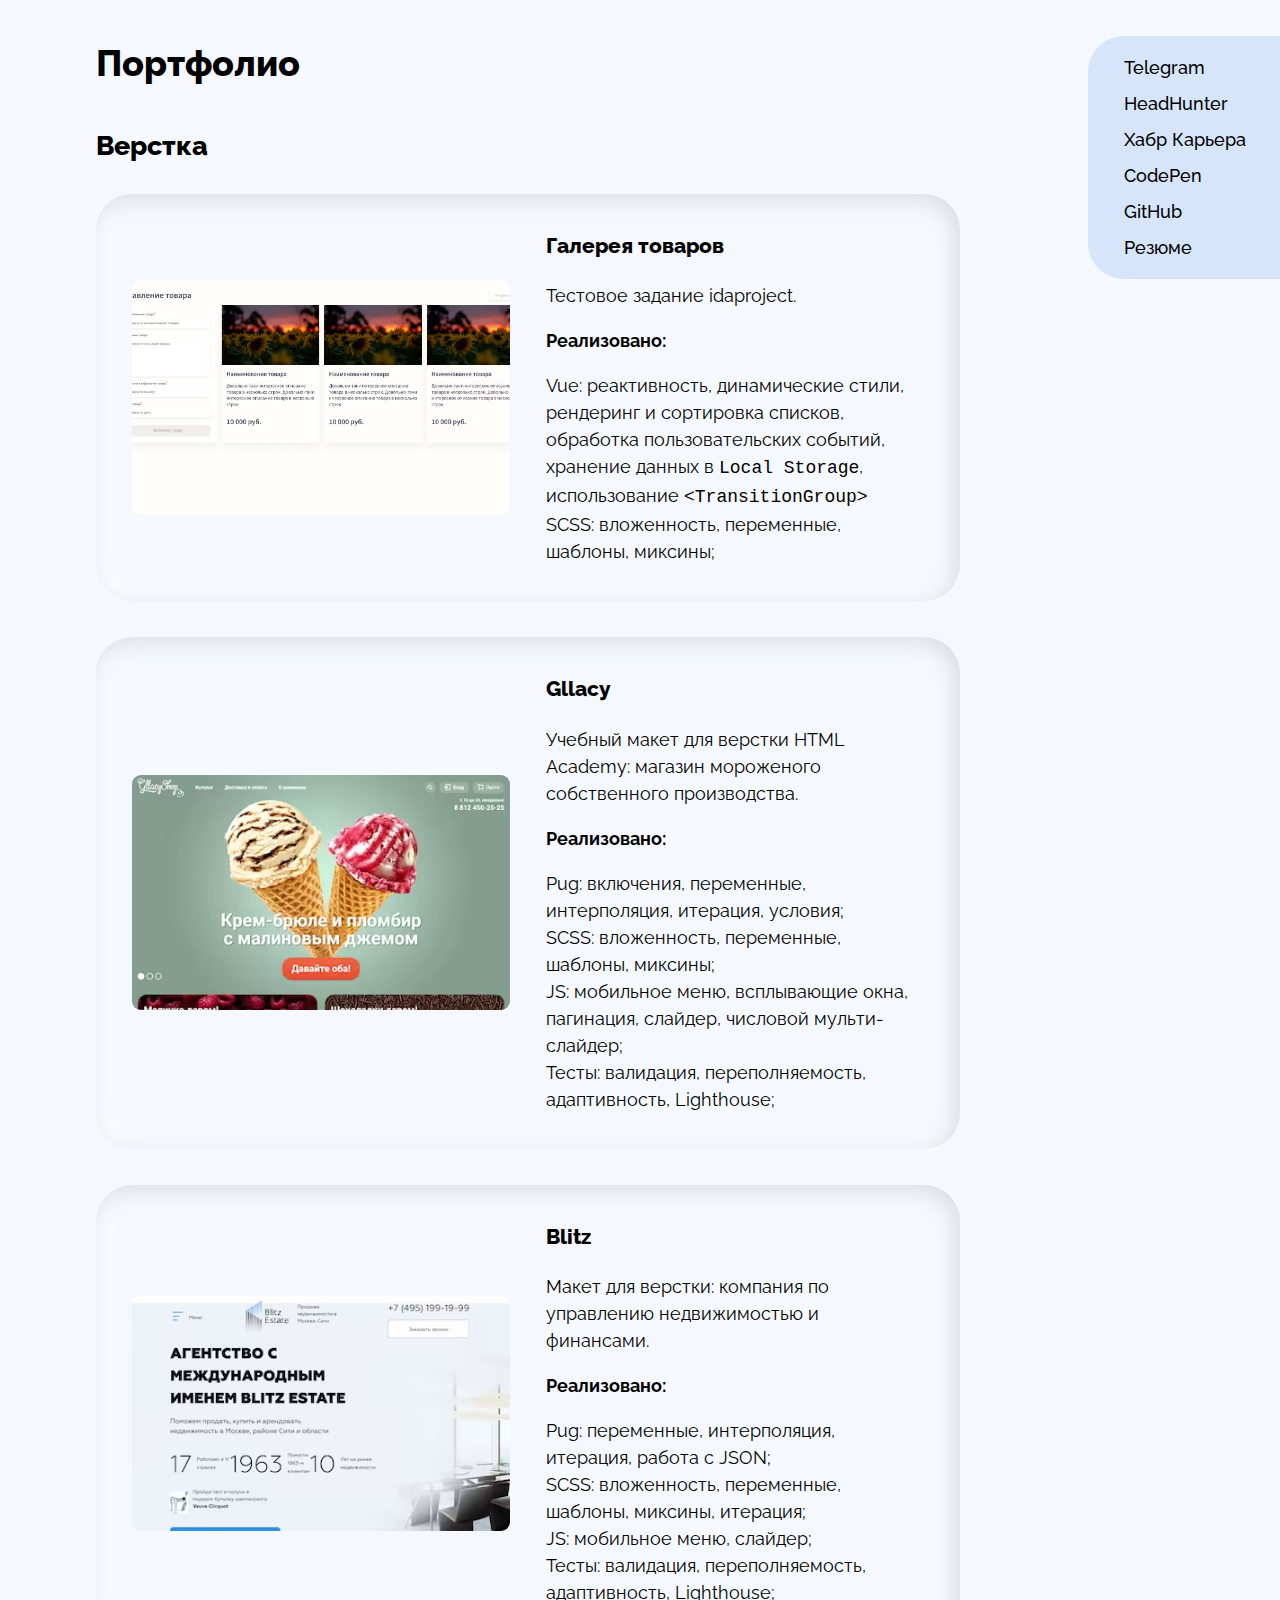
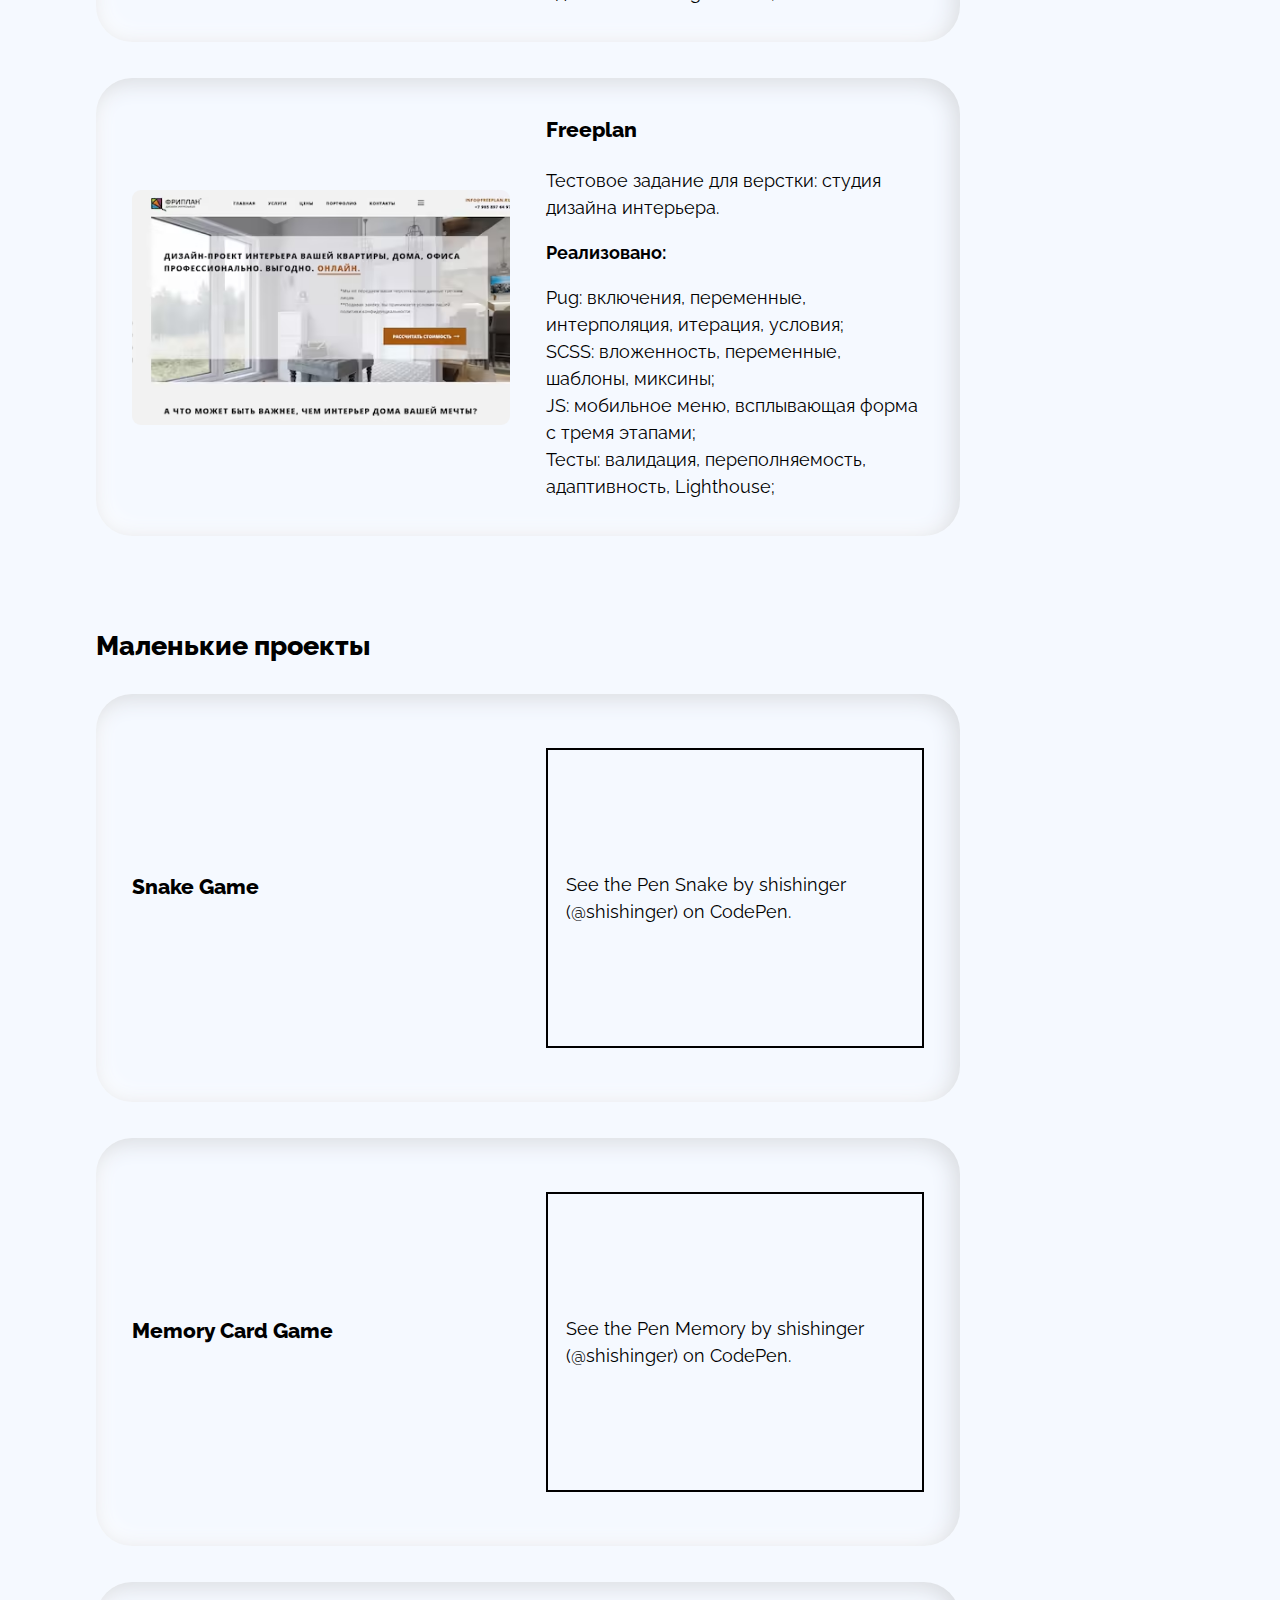
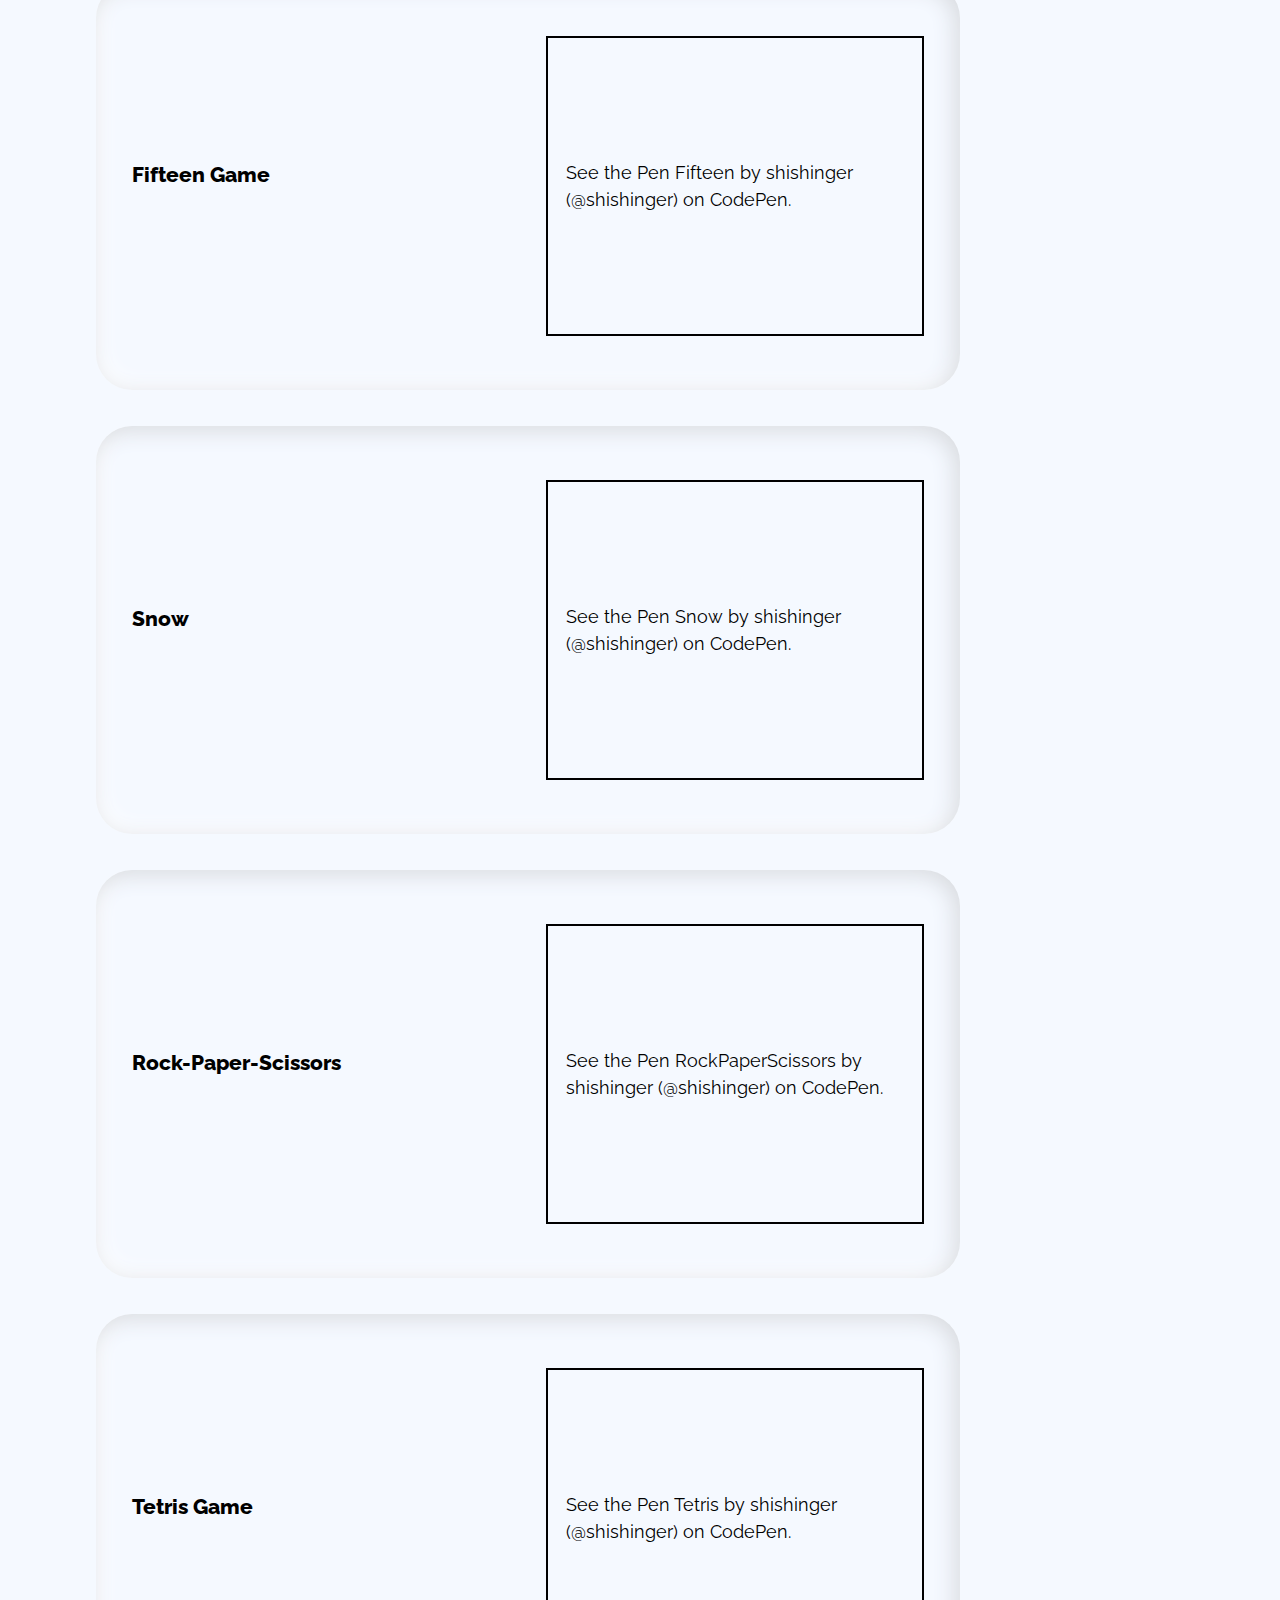
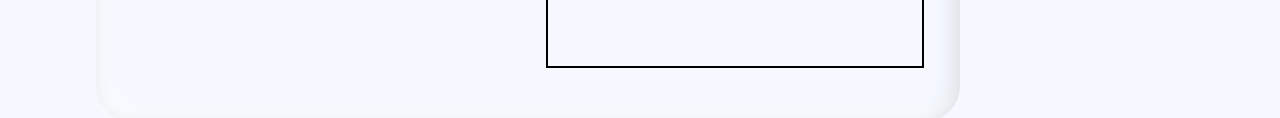
<file: index.html>
<!doctype html><html lang="ru"><head><meta charset="UTF-8"/><meta http-equiv="X-UA-Compatible" content="IE=edge"/><meta name="viewport" content="width=device-width,initial-scale=1"/><meta name="description" content="Портфолио на позицию Junior Frontend Developer"/><meta name="theme-color" content="#f2f2f2"/><title>Portfolio</title><script defer="defer" src="main.js"></script><link href="style.css" rel="stylesheet"></head><body><aside class="links"><ul class="social"><li class="social__item"><a href="https://t.me/shishinger">Telegram</a></li><li class="social__item"><a href="https://hh.ru/resume/db5036daff098ea5b90039ed1f47426d4b5430">HeadHunter</a></li><li class="social__item"><a href="https://career.habr.com/shishinger">Хабр Карьера</a></li><li class="social__item"><a href="https://codepen.io/shishinger">CodePen</a></li><li class="social__item"><a href="https://github.com/shishinger">GitHub</a></li><li class="social__item"><a href="https://docs.google.com/document/d/1q6TRQIwMOhZdm_nG5Mi4D0HYV4uxCQfHA4ouyET0y3c/edit?usp=sharing">Резюме</a></li></ul></aside><main><h1>Портфолио</h1><section class="portfolio"><h2>Верстка</h2><ul class="portfolio__list"><li class="portfolio__item"><article class="card"><picture class="card__visual"><source type="image/avif" srcset="public/ida.avif, public/ida@2x.avif 2x"/><source type="image/webp" srcset="public/ida.webp, public/ida@2x.webp 2x"/><img src="public/ida.jpg" srcset="public/ida@2x.jpg 2x" width="447" height="235" alt=""/></picture><h3 class="card__title">Галерея товаров</h3><div class="card__desc"><p class="benefits">Тестовое задание idaproject.</p><p><b>Реализовано:</b></p><ul class="profit__list"><li class="profit__item">Vue: реактивность, динамические стили, рендеринг и сортировка списков, обработка пользовательских событий, хранение данных в <code>Local Storage</code>, использование <code>&#60;TransitionGroup&#62;</code></li><li class="profit__item">SCSS: вложенность, переменные, шаблоны, миксины;</li></ul></div><a href="/idaproject_test/" class="link" title="Посмотреть проект"></a></article></li><li class="portfolio__item"><article class="card"><picture class="card__visual"><source type="image/avif" srcset="public/gllacy.avif, public/gllacy@2x.avif 2x"/><source type="image/webp" srcset="public/gllacy.webp, public/gllacy@2x.webp 2x"/><img src="public/gllacy.jpg" srcset="public/gllacy@2x.jpg 2x" width="447" height="235" loading="lazy" alt=""/></picture><h3 class="card__title">Gllacy</h3><div class="card__desc"><p class="benefits">Учебный макет для верстки HTML Academy: магазин мороженого собственного производства.</p><p><b>Реализовано:</b></p><ul class="profit__list"><li class="profit__item">Pug: включения, переменные, интерполяция, итерация, условия;</li><li class="profit__item">SCSS: вложенность, переменные, шаблоны, миксины;</li><li class="profit__item">JS: мобильное меню, всплывающие окна, пагинация, слайдер, числовой мульти-слайдер;</li><li class="profit__item">Тесты: валидация, переполняемость, адаптивность, Lighthouse;</li></ul></div><a href="/gllacy/" class="link" title="Посмотреть проект"></a></article></li><li class="portfolio__item"><article class="card"><picture class="card__visual"><source type="image/avif" srcset="public/blitz.avif, public/blitz@2x.avif 2x"/><source type="image/webp" srcset="public/blitz.webp, public/blitz@2x.webp 2x"/><img src="public/blitz.jpg" srcset="public/blitz@2x.jpg 2x" width="447" height="235" loading="lazy" alt=""/></picture><h3 class="card__title">Blitz</h3><div class="card__desc"><p class="benefits">Макет для верстки: компания по управлению недвижимостью и финансами.</p><p><b>Реализовано:</b></p><ul class="profit__list"><li class="profit__item">Pug: переменные, интерполяция, итерация, работа с JSON;</li><li class="profit__item">SCSS: вложенность, переменные, шаблоны, миксины, итерация;</li><li class="profit__item">JS: мобильное меню, слайдер;</li><li class="profit__item">Тесты: валидация, переполняемость, адаптивность, Lighthouse;</li></ul></div><a href="/blitz/" class="link" title="Посмотреть проект"></a></article></li><li class="portfolio__item"><article class="card"><picture class="card__visual"><source type="image/avif" srcset="public/freeplan.avif, public/freeplan@2x.avif 2x"/><source type="image/webp" srcset="public/freeplan.webp, public/freeplan@2x.webp 2x"/><img src="public/freeplan.jpg" srcset="public/freeplan@2x.jpg 2x" width="447" height="235" loading="lazy" alt=""/></picture><h3 class="card__title">Freeplan</h3><div class="card__desc"><p class="benefits">Тестовое задание для верстки: студия дизайна интерьера.</p><p><b>Реализовано:</b></p><ul class="profit__list"><li class="profit__item">Pug: включения, переменные, интерполяция, итерация, условия;</li><li class="profit__item">SCSS: вложенность, переменные, шаблоны, миксины;</li><li class="profit__item">JS: мобильное меню, всплывающая форма с тремя этапами;</li><li class="profit__item">Тесты: валидация, переполняемость, адаптивность, Lighthouse;</li></ul></div><a href="/freeplan/" class="link" title="Посмотреть проект"></a></article></li></ul></section><section class="portfolio"><h2>Маленькие проекты</h2><ul class="portfolio__list"><li class="portfolio__item"><article class="card"><h3 class="card__title">Snake Game</h3><p class="codepen" data-height="300" data-theme-id="light" data-default-tab="js,result" data-slug-hash="gOXmqrX" data-preview="true" data-user="shishinger" style="height:300px;box-sizing:border-box;display:flex;align-items:center;justify-content:center;border:2px solid;margin:1em 0;padding:1em"><span>See the Pen <a href="https://codepen.io/shishinger/pen/gOXmqrX">Snake</a> by shishinger (<a href="https://codepen.io/shishinger">@shishinger</a>) on <a href="https://codepen.io">CodePen</a>.</span></p><script async src="https://cpwebassets.codepen.io/assets/embed/ei.js"></script></article></li><li class="portfolio__item"><article class="card"><h3 class="card__title">Memory Card Game</h3><p class="codepen" data-height="300" data-theme-id="light" data-default-tab="js,result" data-slug-hash="gOXRamB" data-preview="true" data-user="shishinger" style="height:300px;box-sizing:border-box;display:flex;align-items:center;justify-content:center;border:2px solid;margin:1em 0;padding:1em"><span>See the Pen <a href="https://codepen.io/shishinger/pen/gOXRamB">Memory</a> by shishinger (<a href="https://codepen.io/shishinger">@shishinger</a>) on <a href="https://codepen.io">CodePen</a>.</span></p><script async src="https://cpwebassets.codepen.io/assets/embed/ei.js"></script></article></li><li class="portfolio__item"><article class="card"><h3 class="card__title">Fifteen Game</h3><p class="codepen" data-height="300" data-theme-id="light" data-default-tab="js,result" data-slug-hash="xxpdpZb" data-preview="true" data-user="shishinger" style="height:300px;box-sizing:border-box;display:flex;align-items:center;justify-content:center;border:2px solid;margin:1em 0;padding:1em"><span>See the Pen <a href="https://codepen.io/shishinger/pen/xxpdpZb">Fifteen</a> by shishinger (<a href="https://codepen.io/shishinger">@shishinger</a>) on <a href="https://codepen.io">CodePen</a>.</span></p><script async src="https://cpwebassets.codepen.io/assets/embed/ei.js"></script></article></li><li class="portfolio__item"><article class="card"><h3 class="card__title">Snow</h3><p class="codepen" data-height="300" data-class="codepen" data-zoom="0.5" data-theme-id="light" data-default-tab="js,result" data-slug-hash="GRMLEVw" data-preview="true" data-user="shishinger" style="height:300px;box-sizing:border-box;display:flex;align-items:center;justify-content:center;border:2px solid;margin:1em 0;padding:1em"><span>See the Pen <a href="https://codepen.io/shishinger/pen/GRMLEVw">Snow</a> by shishinger (<a href="https://codepen.io/shishinger">@shishinger</a>) on <a href="https://codepen.io">CodePen</a>.</span></p><script async src="https://cpwebassets.codepen.io/assets/embed/ei.js"></script></article></li><li class="portfolio__item"><article class="card"><h3 class="card__title">Rock-Paper-Scissors</h3><p class="codepen" data-height="300" data-class="codepen" data-zoom="0.5" data-theme-id="light" data-default-tab="js,result" data-slug-hash="OJxGgdr" data-preview="true" data-user="shishinger" style="height:300px;box-sizing:border-box;display:flex;align-items:center;justify-content:center;border:2px solid;margin:1em 0;padding:1em"><span>See the Pen <a href="https://codepen.io/shishinger/pen/OJxGgdr">RockPaperScissors</a> by shishinger (<a href="https://codepen.io/shishinger">@shishinger</a>) on <a href="https://codepen.io">CodePen</a>.</span></p><script async src="https://cpwebassets.codepen.io/assets/embed/ei.js"></script></article></li><li class="portfolio__item"><article class="card"><h3 class="card__title">Tetris Game</h3><p class="codepen" data-height="300" data-theme-id="light" data-default-tab="js,result" data-slug-hash="KKyNOxJ" data-preview="true" data-user="shishinger" style="height:300px;box-sizing:border-box;display:flex;align-items:center;justify-content:center;border:2px solid;margin:1em 0;padding:1em"><span>See the Pen <a href="https://codepen.io/shishinger/pen/KKyNOxJ">Tetris</a> by shishinger (<a href="https://codepen.io/shishinger">@shishinger</a>) on <a href="https://codepen.io">CodePen</a>.</span></p><script async src="https://cpwebassets.codepen.io/assets/embed/ei.js"></script></article></li></ul></section></main><button class="up" title="Наверх"><svg class="svg-icon" viewBox="0 0 24 24" width="24" height="24"><path d="M4 16L12 8L20 16"/></svg></button><div class="bar"></div></body></html>
</file>
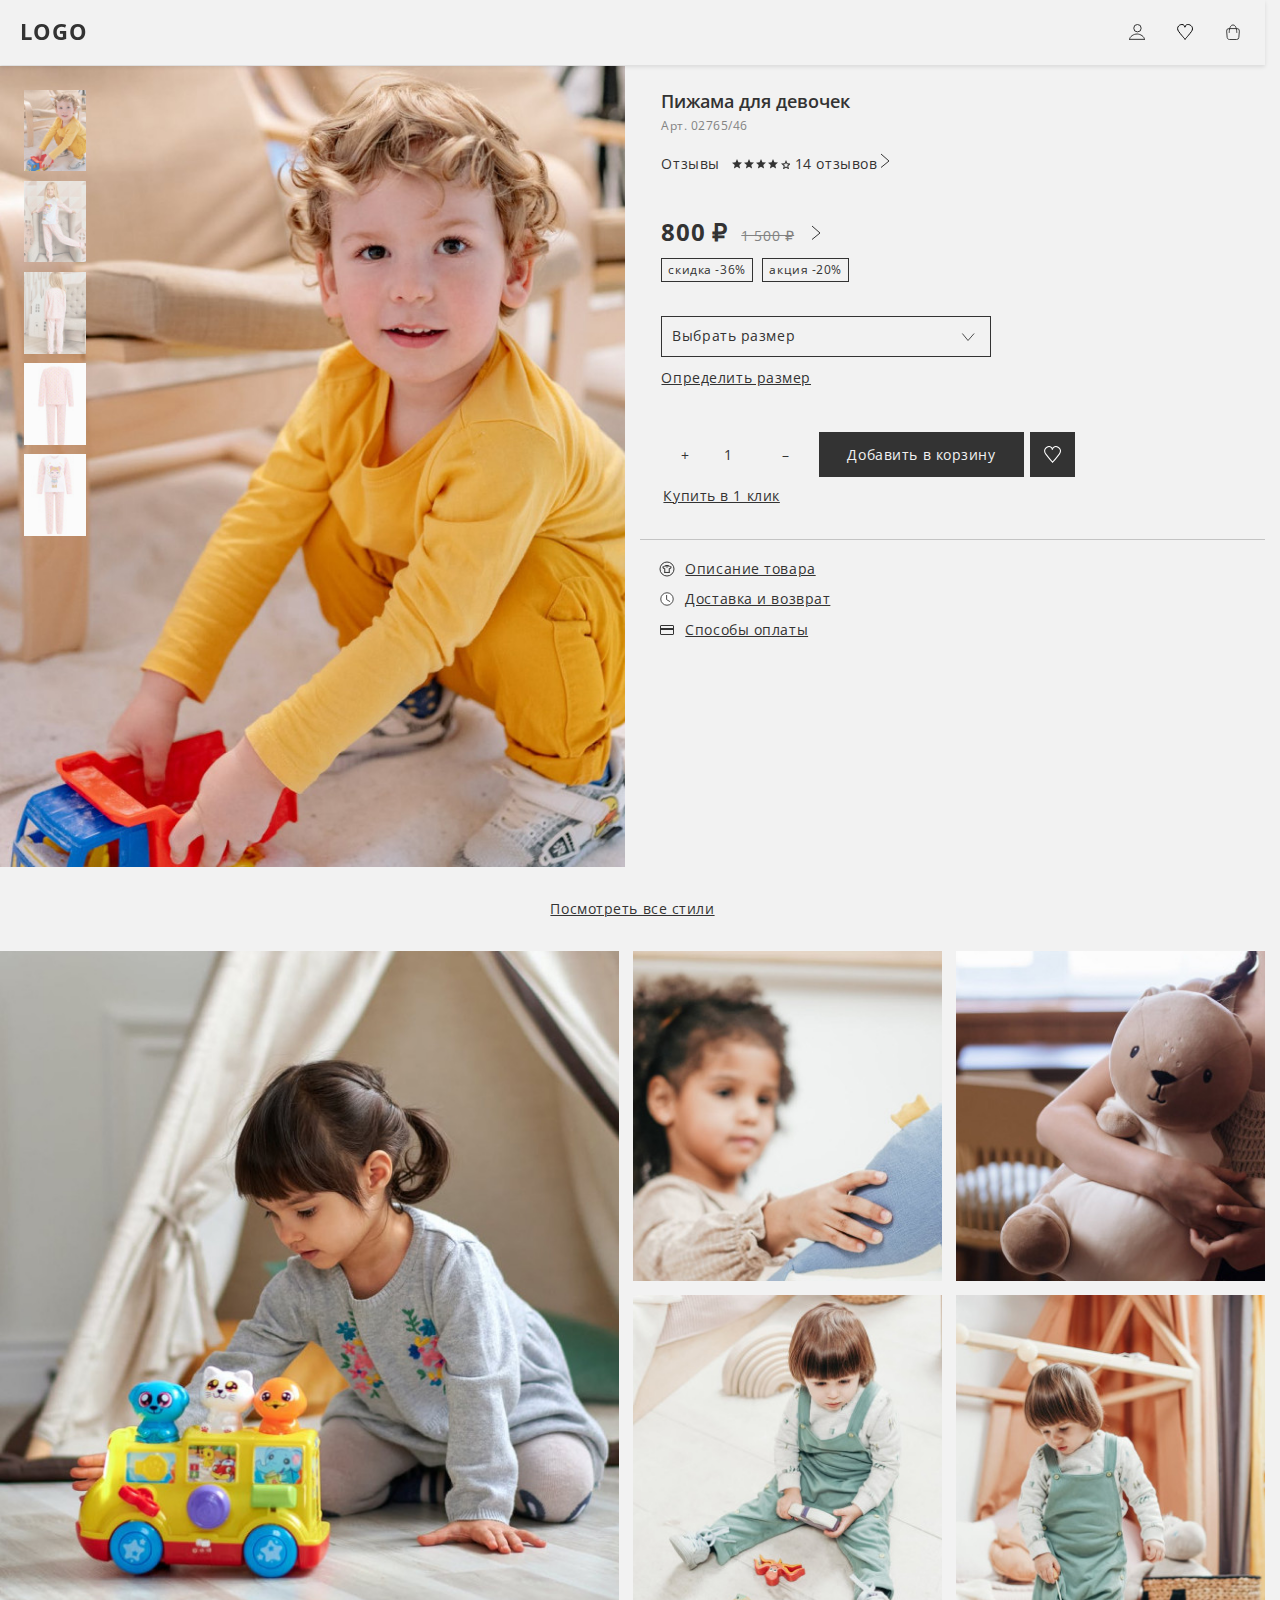
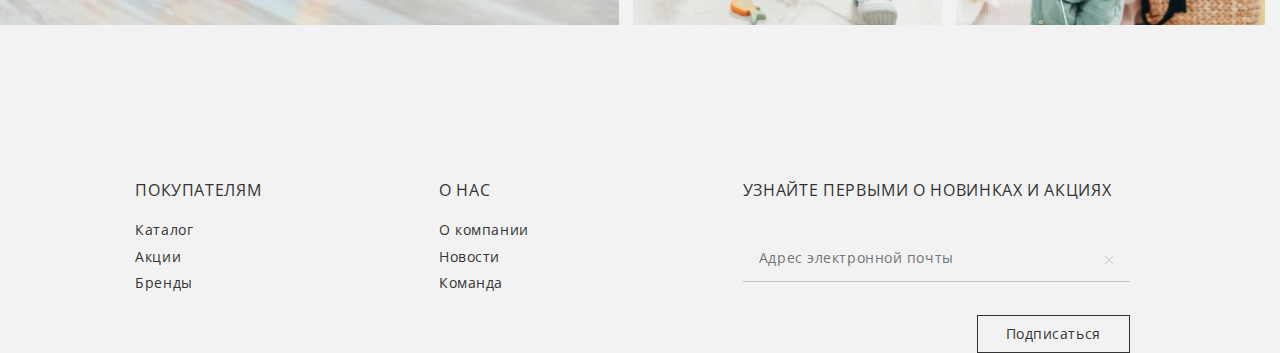
<file: alef/index.html>
<!DOCTYPE html>
<html lang="ru">
  <head>
    <meta charset="UTF-8" />
    <meta http-equiv="X-UA-Compatible" content="IE=edge">
    <link rel="icon" href="/alef/favicon.ico" />
    <meta name="viewport" content="width=device-width,initial-scale=1">
    <meta name="description" content="Тестовое задание Alef">
    <title>Alef Test</title>
    <script type="module" crossorigin src="/alef/assets/index.f9582480.js"></script>
    <link rel="stylesheet" href="/alef/assets/index.fbe480b4.css">
  </head>
  <body>
    <div id="app"></div>
    
  </body>
</html>
</file>
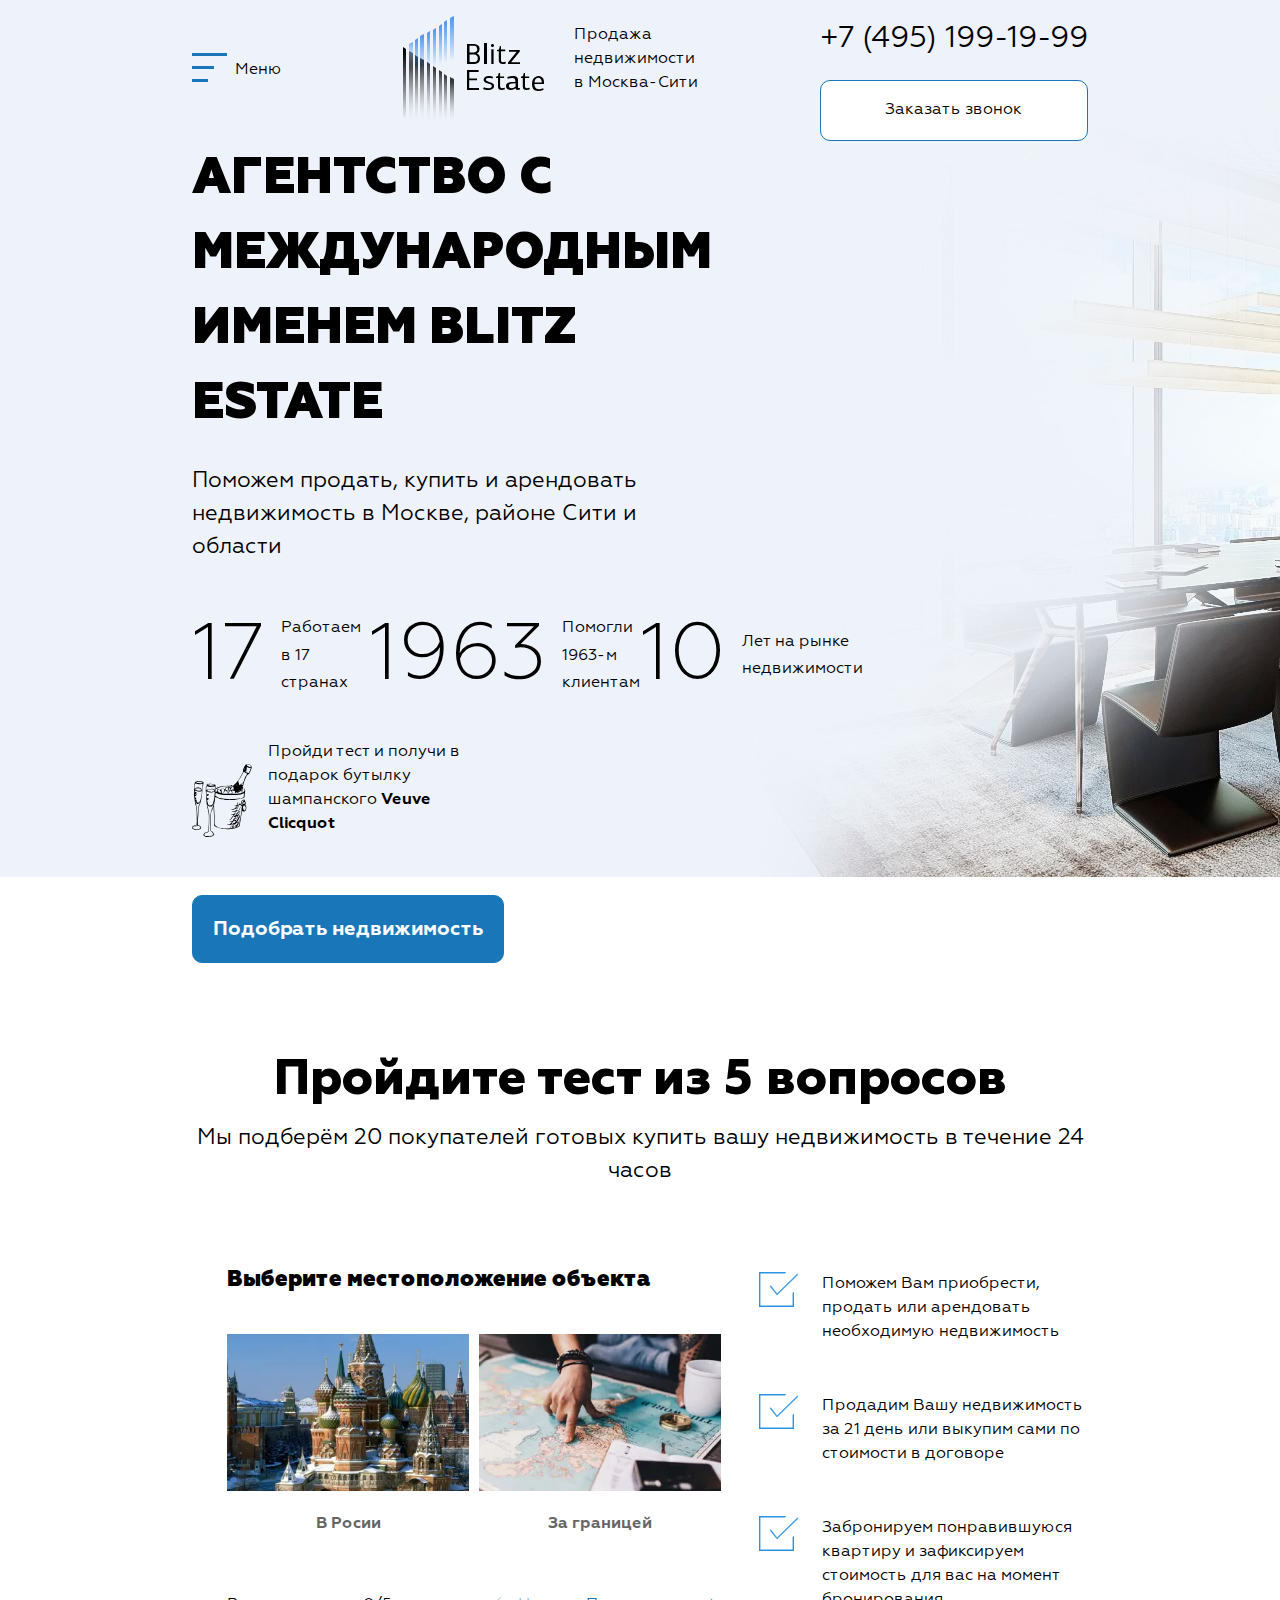
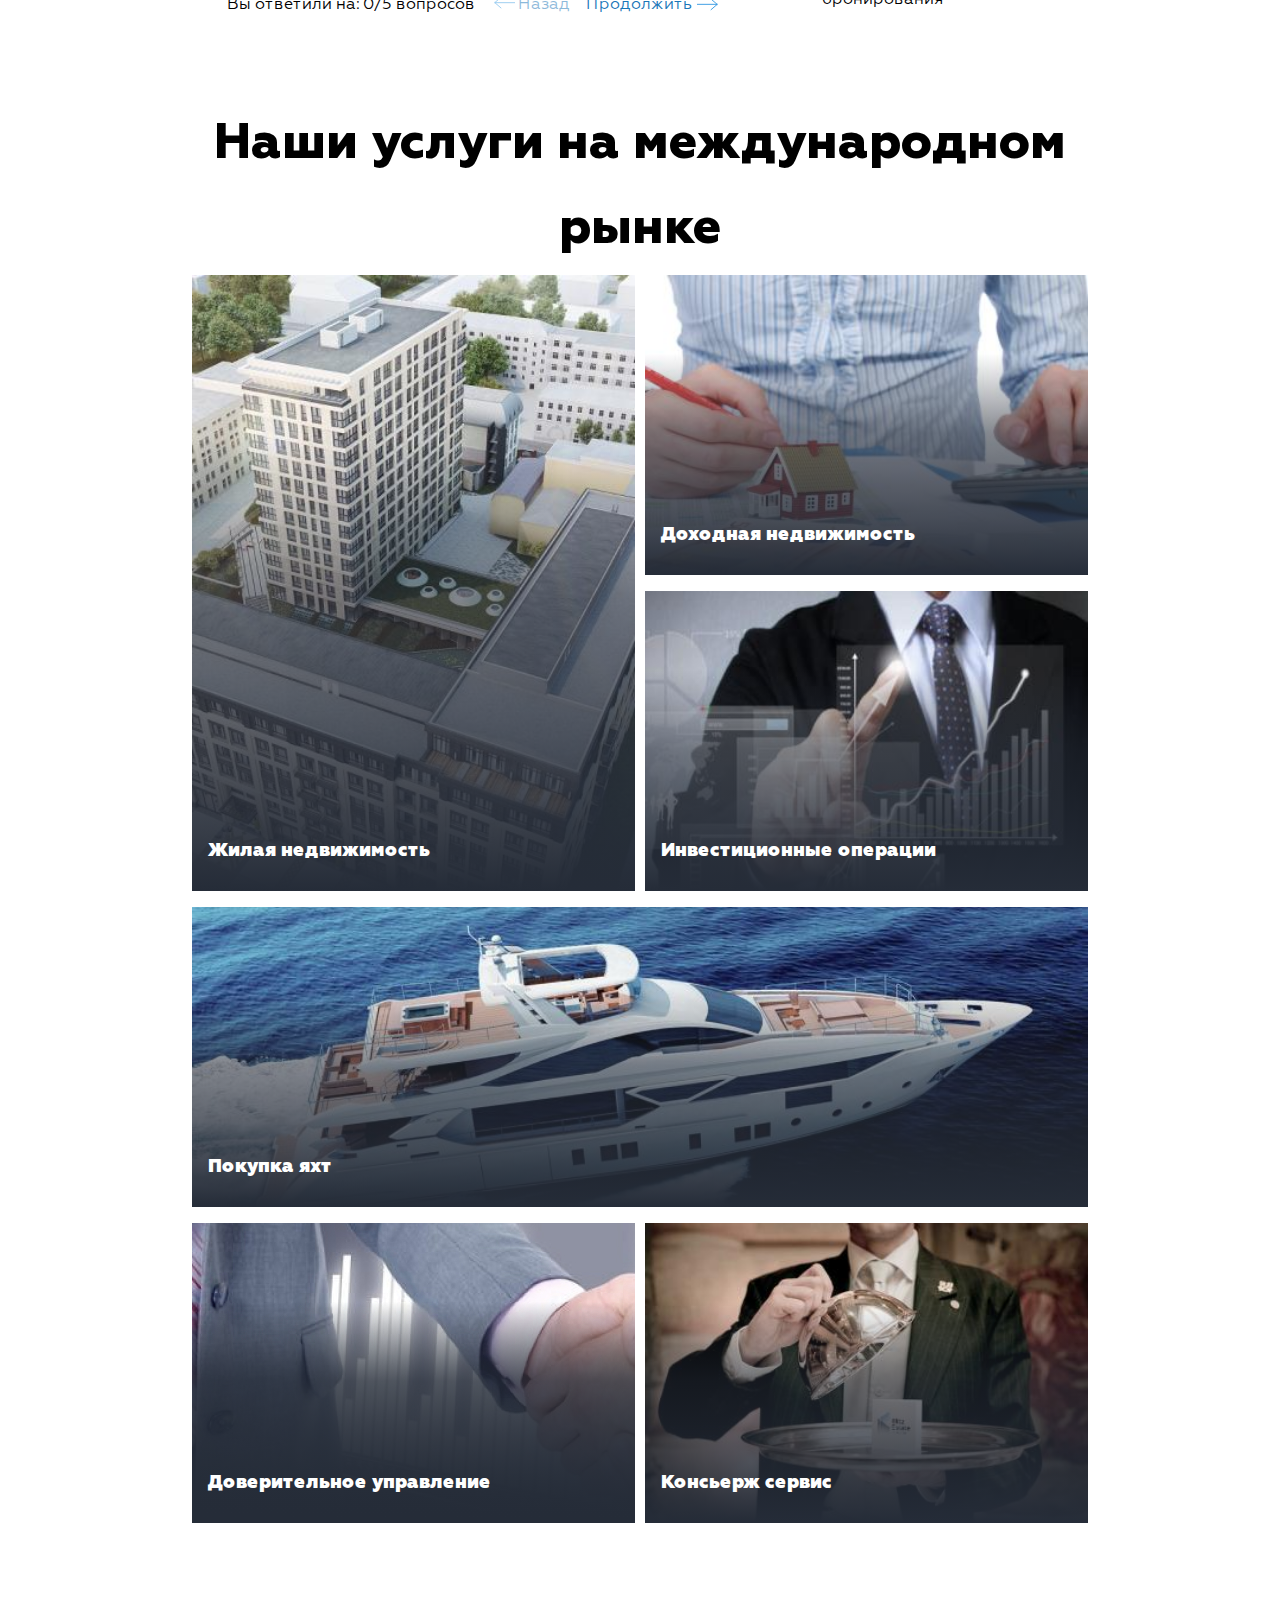
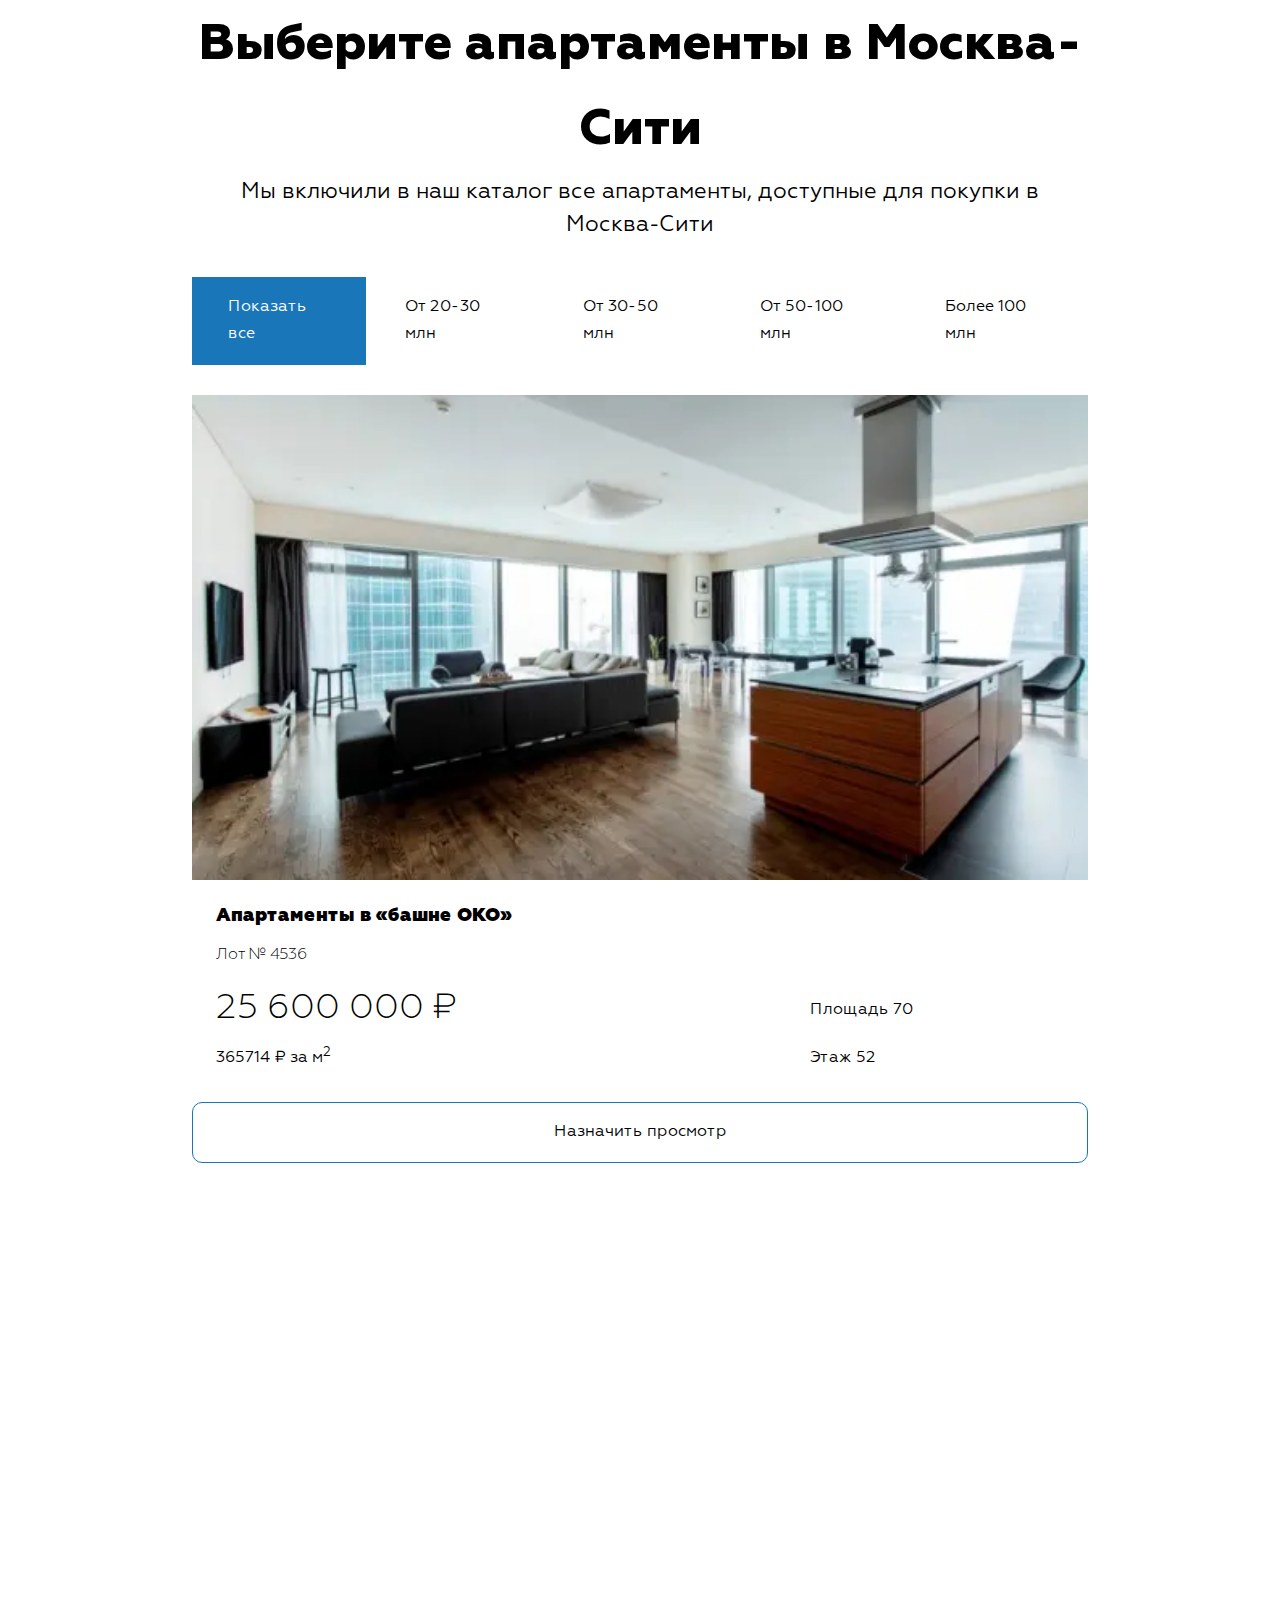
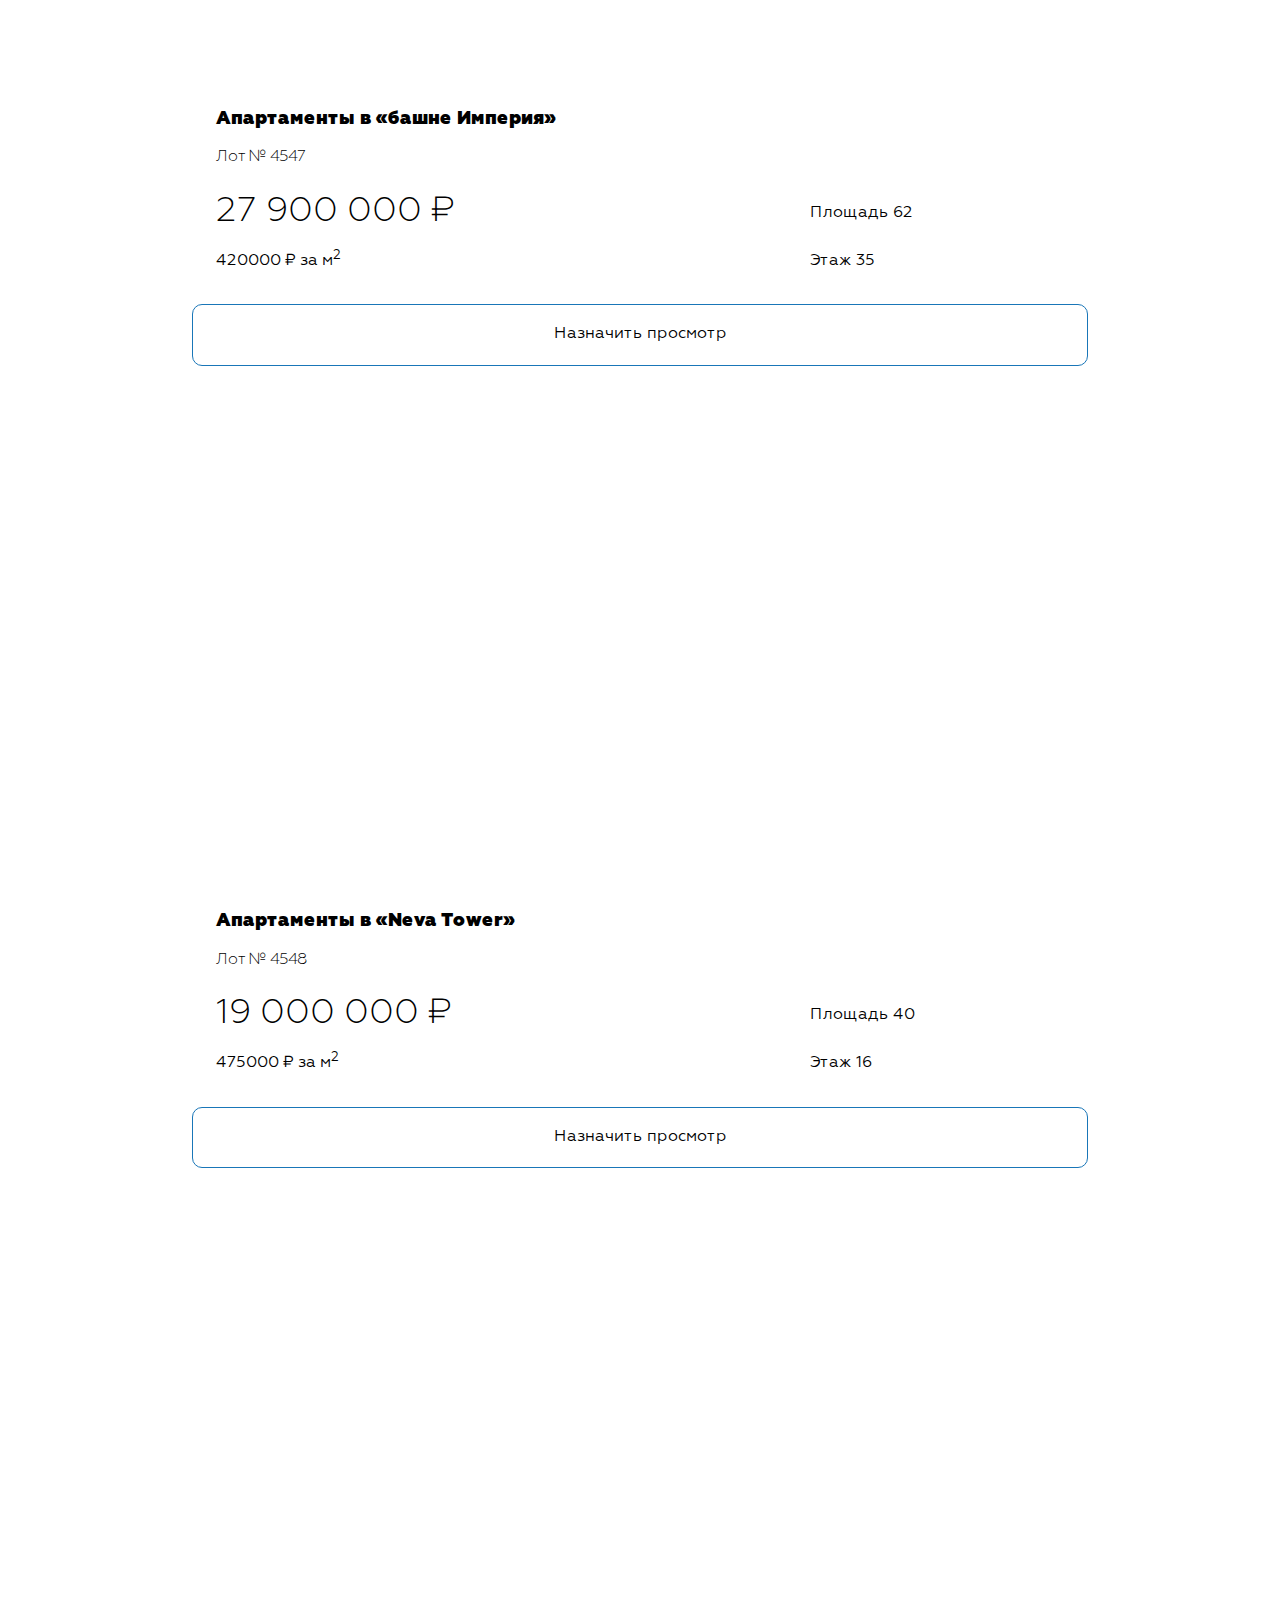
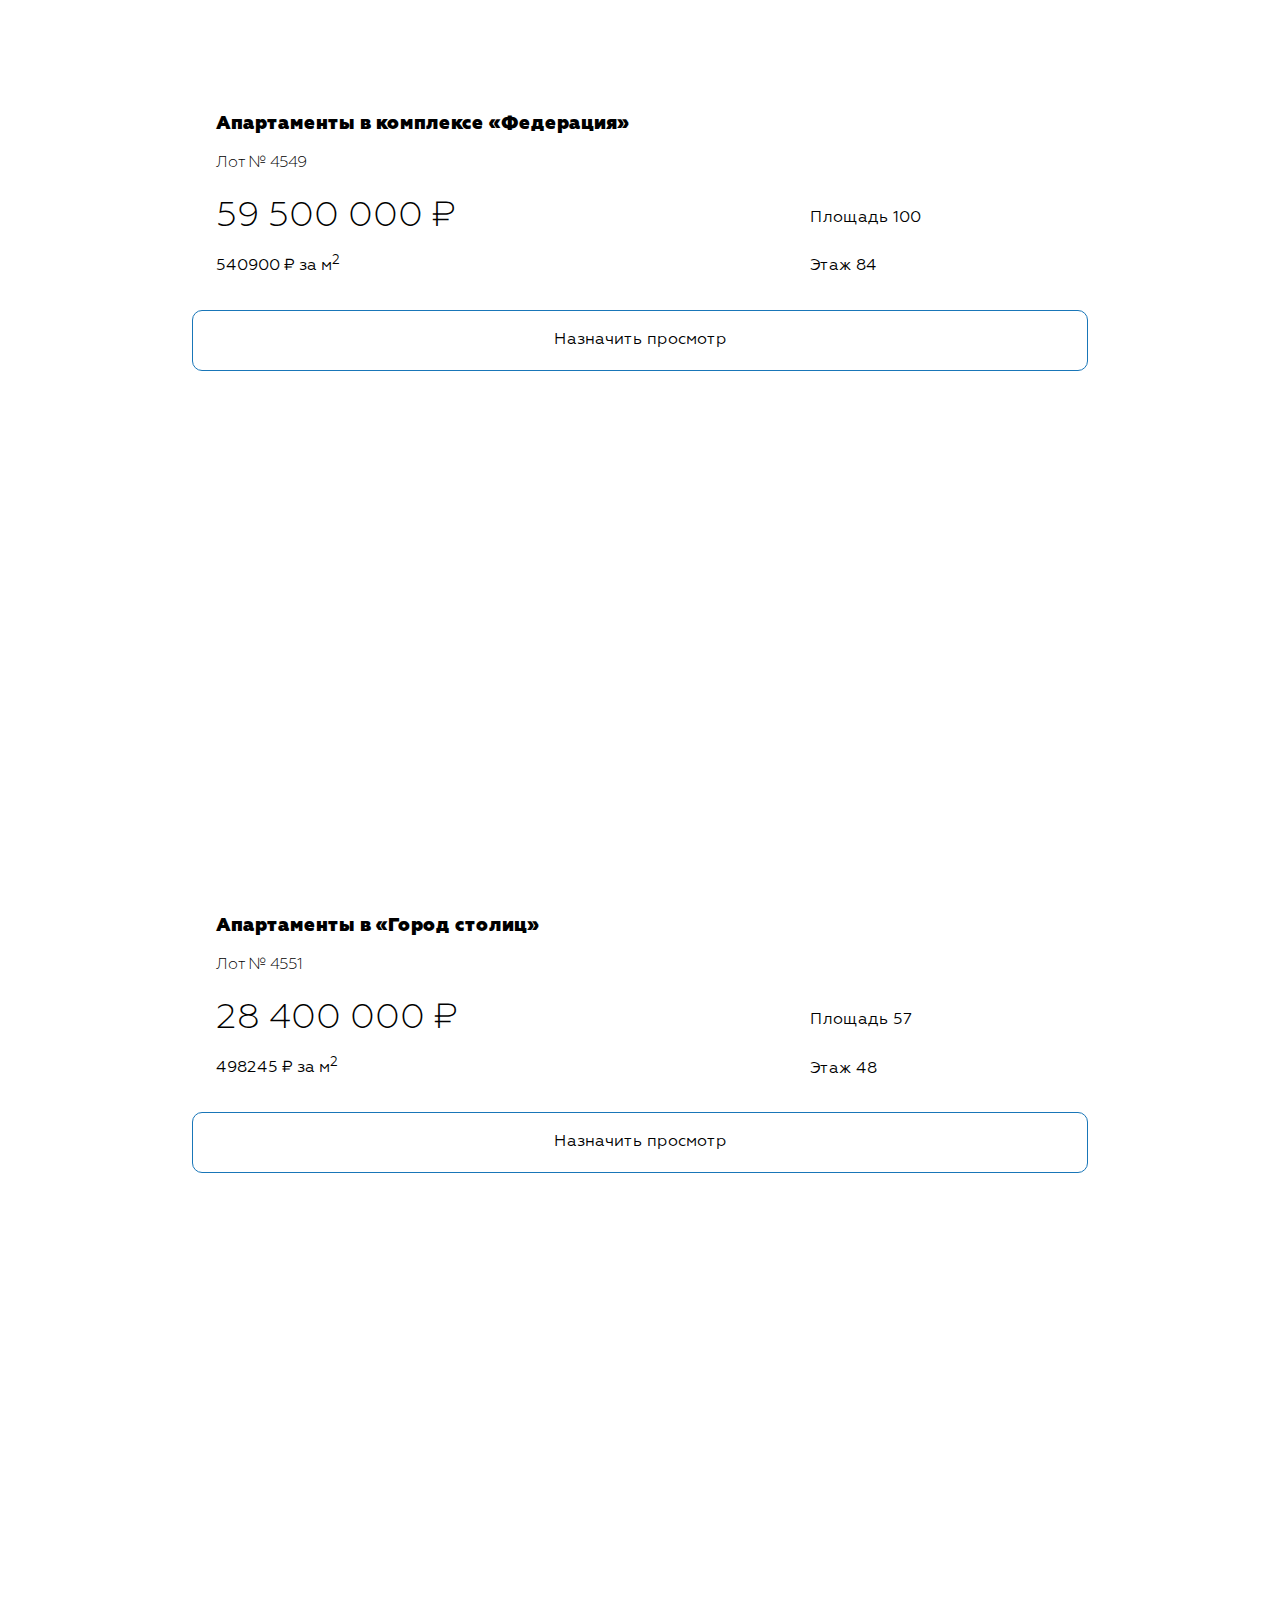
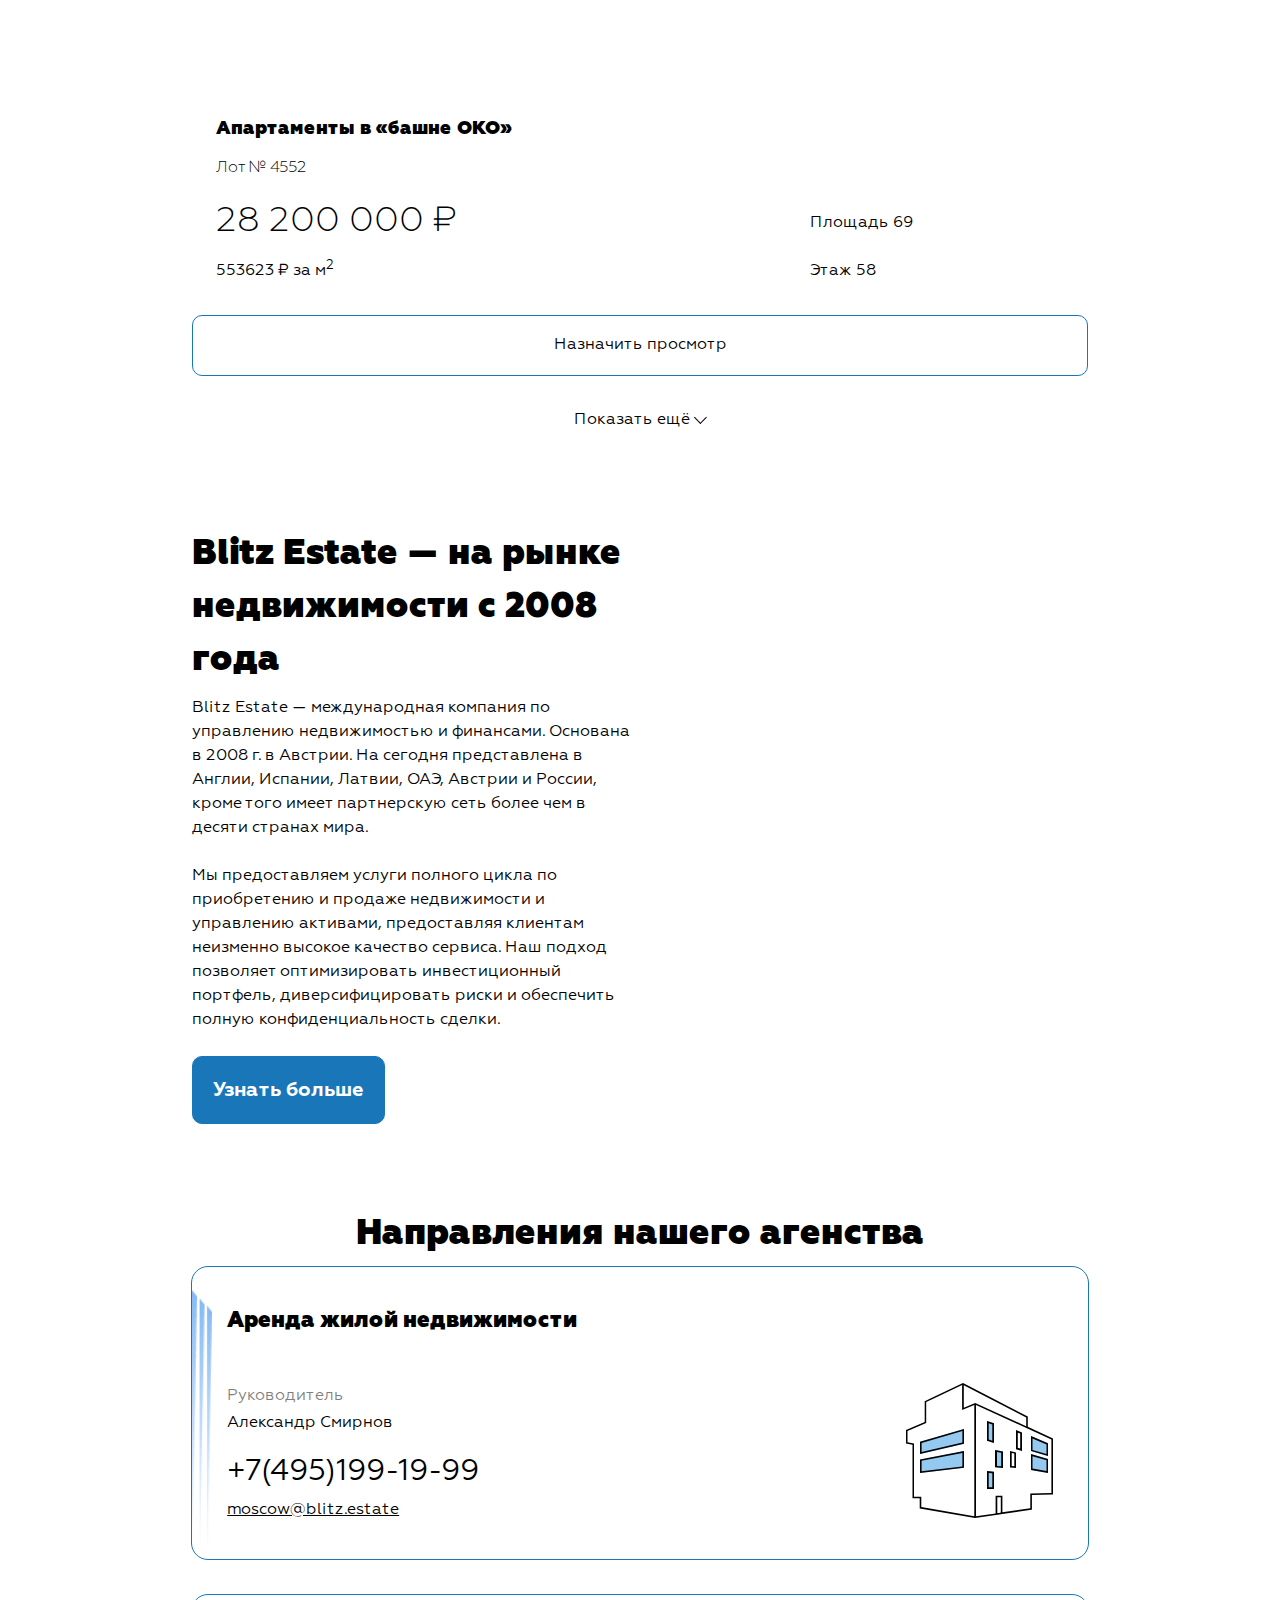
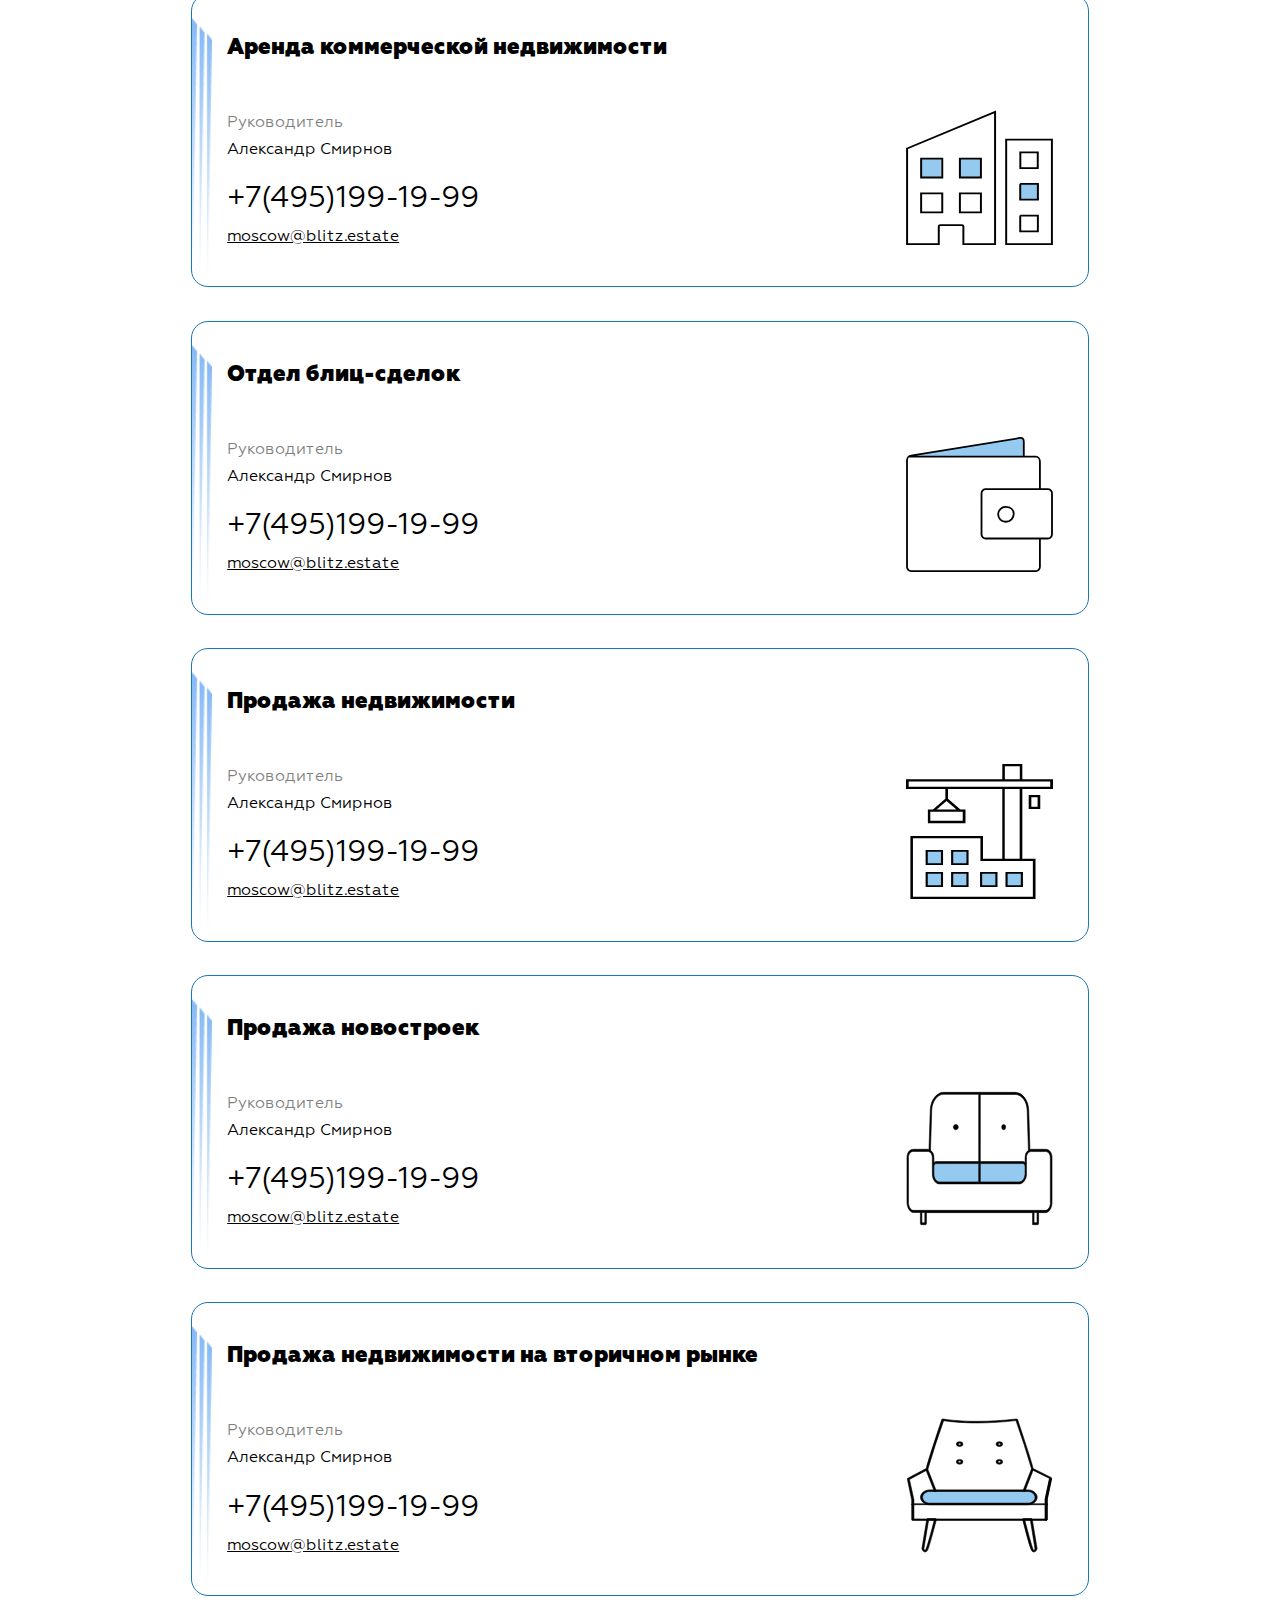
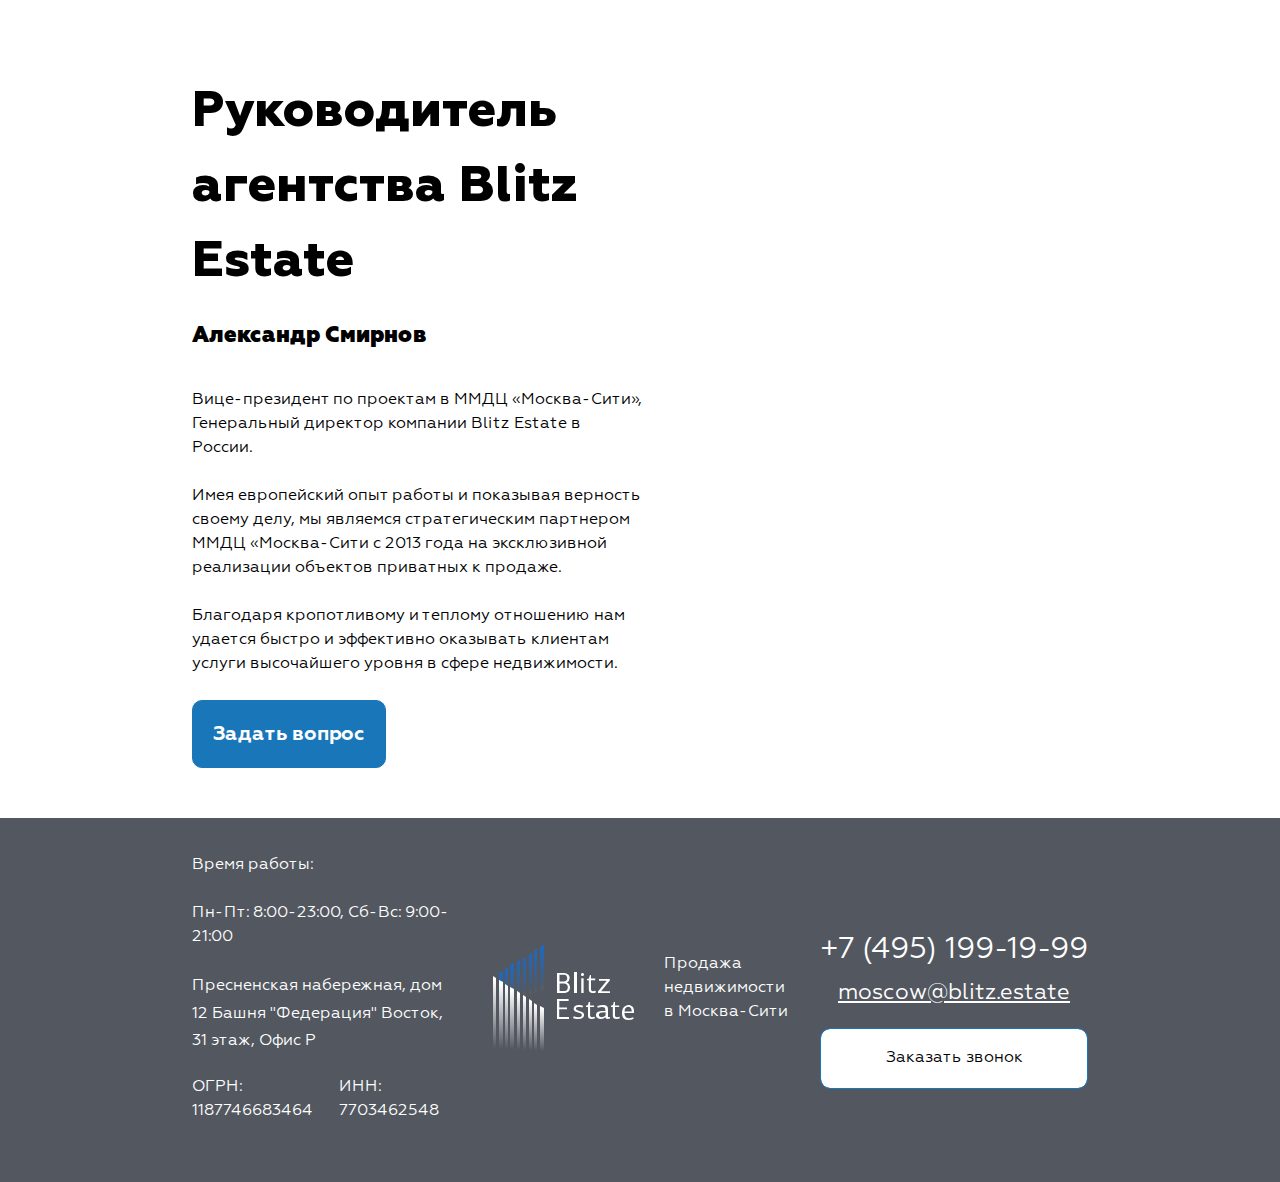
<file: blitz/index.html>
<!doctype html><html lang="ru"><head><meta charset="UTF-8"><meta http-equiv="X-UA-Compatible" content="IE=edge"><meta name="viewport" content="width=device-width,initial-scale=1"><title>Blitz Estate</title><meta name="description" content="Blitz Estate — международная компания по управлению недвижимостью и финансами."><script defer="defer" src="main.js"></script><link href="style.css" rel="stylesheet"></head><body><header class="header"><div class="header__menu"><button class="burg" title="Меню"><div class="burg__line"></div><div class="burg__line"></div><div class="burg__line"></div></button><span>Меню</span></div><nav class="main-menu hidden"><ul class="main-menu__list"><li class="main-menu__item"><a href="#">Главная</a></li><li class="main-menu__item"><a href="#">Тест</a></li><li class="main-menu__item"><a href="#">Услуги</a></li><li class="main-menu__item"><a href="#">Апартаменты</a></li><li class="main-menu__item"><a href="#">О нас</a></li><li class="main-menu__item"><a href="#">Направления</a></li><li class="main-menu__item"><a href="#">Руководитель</a></li></ul></nav><div class="header__main"><img class="logo" src="public/logo.svg" alt="Логотип Blitz Estate" width="141" height="110"><p>Продажа недвижимости в Москва-Сити</p></div><div class="header__service"><a href="tel:+74951991999">+7 (495) 199-19-99</a><button class="btn_sub">Заказать звонок</button></div></header><main><section class="hero"><h1 class="hidden">Blitz Estate</h1><p class="hero__title">Агентство с международным именем Blitz Estate</p><p class="hero__desc">Поможем продать, купить и арендовать<br>недвижимость в Москве, районе Сити и области</p><dl class="hero__list"><div class="hero__item"><dt>17</dt><dd>Работаем в 17 странах</dd></div><div class="hero__item"><dt>1963</dt><dd>Помогли 1963-м клиентам</dd></div><div class="hero__item"><dt>10</dt><dd>Лет на рынке недвижимости</dd></div></dl><div class="hero__gift"><img src="public/champane.svg" alt="" width="60" height="73"><p>Пройди тест и получи в подарок бутылку шампанского <b>Veuve Clicquot</b></p></div><button class="btn_main">Подобрать недвижимость</button></section><section class="quiz"><div class="quiz__head"><h2 class="hidden">Тест для поиска покупателей</h2><p class="quiz__main-title">Пройдите тест из 5 вопросов</p><p class="quiz__desc">Мы подберём 20 покупателей готовых купить вашу недвижимость в течение 24 часов</p></div><div class="quiz__main"><h3 class="quiz__title">Выберите местоположение объекта</h3><ul class="quiz__list"><li class="quiz__item"><figure><picture><source type="image/webp" srcset="public/quiz1.webp, public/quiz1-2x.webp 2x"><img class="quiz__image" src="public/quiz1.jpg" srcset="../../img/quiz1-2x.jpg 2x" width="334" height="217" alt="" loading="lazy"></picture><figcaption>В Росии</figcaption></figure></li><li class="quiz__item"><figure><picture><source type="image/webp" srcset="public/quiz2.webp, public/quiz2-2x.webp 2x"><img class="quiz__image" src="public/quiz2.jpg" srcset="../../img/quiz2-2x.jpg 2x" width="334" height="217" alt="" loading="lazy"></picture><figcaption>За границей</figcaption></figure></li></ul></div><div class="quiz__answers"><span>Вы ответили на: 0/5 вопросов</span><button class="back not-allowed"><img src="[data-uri]" alt="" width="21" height="13">Назад</button><button class="continue">Продолжить<img src="[data-uri]" alt="" width="21" height="13"></button></div><ul class="quiz__profit"><li class="quiz__profit_item">Поможем Вам приобрести, продать или арендовать необходимую недвижимость</li><li class="quiz__profit_item">Продадим Вашу недвижимость за 21 день или выкупим сами по стоимости в договоре</li><li class="quiz__profit_item">Забронируем понравившуюся квартиру и зафиксируем стоимость для вас на момент бронирования</li></ul></section><section class="service"><h2 class="service__main-title">Наши услуги на международном рынке</h2><ul class="service__list"><li class="service__item"><h3 class="service__title">Жилая недвижимость</h3><p class="service__desc">Сопровождение сделок по продаже, купли и аренде объектов недвижимости под ключ.</p><button class="btn_more">Узнать больше</button></li><li class="service__item"><h3 class="service__title">Доходная недвижимость</h3><p class="service__desc">Сопровождение сделок по продаже, купли и аренде объектов недвижимости под ключ.</p><button class="btn_more">Узнать больше</button></li><li class="service__item"><h3 class="service__title">Инвестиционные операции</h3><p class="service__desc">Сопровождение сделок по продаже, купли и аренде объектов недвижимости под ключ.</p><button class="btn_more">Узнать больше</button></li><li class="service__item"><h3 class="service__title">Покупка яхт</h3><p class="service__desc">Сопровождение сделок по продаже, купли и аренде объектов недвижимости под ключ.</p><button class="btn_more">Узнать больше</button></li><li class="service__item"><h3 class="service__title">Доверительное управление</h3><p class="service__desc">Сопровождение сделок по продаже, купли и аренде объектов недвижимости под ключ.</p><button class="btn_more">Узнать больше</button></li><li class="service__item"><h3 class="service__title">Консьерж сервис</h3><p class="service__desc">Сопровождение сделок по продаже, купли и аренде объектов недвижимости под ключ.</p><button class="btn_more">Узнать больше</button></li></ul></section><section class="apartment"><h2 class="apartment__main-title">Выберите апартаменты в Москва-Сити</h2><p class="apartment__desc">Мы включили в наш каталог все апартаменты, доступные для покупки в Москва-Сити</p><ul class="filters"><li class="filters__btn active">Показать все</li><li class="filters__btn filters__btn--price" data-from="20" data-to="30">От 20-30 млн</li><li class="filters__btn filters__btn--price" data-from="30" data-to="50">От 30-50 млн</li><li class="filters__btn filters__btn--price" data-from="50" data-to="100">От 50-100 млн</li><li class="filters__btn filters__btn--price" data-from="100" data-to="100000">Более 100 млн</li></ul><ul class="apartment__list"><li class="apartment__item" data-price="25"><picture><source type="image/webp" srcset="public/apartment1.webp, public/apartment1-2x.webp 2x"><img class="apartment__image" src="public/apartment1.jpg" srcset="../../img/apartment1-2x.jpg 2x" width="555" height="300" alt="" loading="lazy"></picture><div class="apartment__card"><h3 class="apartment__title">Апартаменты в «башне ОКО»</h3><div class="apartment__lot">Лот № 4536</div><div class="apartment__price">25 600 000 ₽</div><div class="apartment__area">Площадь 70</div><div class="apartment__price-metr">365714 ₽ за м<sup>2</sup></div><div class="apartment__floor">Этаж 52</div></div><button class="btn_sub">Назначить просмотр</button></li><li class="apartment__item" data-price="27"><picture><source type="image/webp" srcset="public/apartment2.webp, public/apartment2-2x.webp 2x"><img class="apartment__image" src="public/apartment2.jpg" srcset="../../img/apartment2-2x.jpg 2x" width="555" height="300" alt="" loading="lazy"></picture><div class="apartment__card"><h3 class="apartment__title">Апартаменты в «башне Империя»</h3><div class="apartment__lot">Лот № 4547</div><div class="apartment__price">27 900 000 ₽</div><div class="apartment__area">Площадь 62</div><div class="apartment__price-metr">420000 ₽ за м<sup>2</sup></div><div class="apartment__floor">Этаж 35</div></div><button class="btn_sub">Назначить просмотр</button></li><li class="apartment__item" data-price="19"><picture><source type="image/webp" srcset="public/apartment3.webp, public/apartment3-2x.webp 2x"><img class="apartment__image" src="public/apartment3.jpg" srcset="../../img/apartment3-2x.jpg 2x" width="555" height="300" alt="" loading="lazy"></picture><div class="apartment__card"><h3 class="apartment__title">Апартаменты в «Neva Tower»</h3><div class="apartment__lot">Лот № 4548</div><div class="apartment__price">19 000 000 ₽</div><div class="apartment__area">Площадь 40</div><div class="apartment__price-metr">475000 ₽ за м<sup>2</sup></div><div class="apartment__floor">Этаж 16</div></div><button class="btn_sub">Назначить просмотр</button></li><li class="apartment__item" data-price="59"><picture><source type="image/webp" srcset="public/apartment4.webp, public/apartment4-2x.webp 2x"><img class="apartment__image" src="public/apartment4.jpg" srcset="../../img/apartment4-2x.jpg 2x" width="555" height="300" alt="" loading="lazy"></picture><div class="apartment__card"><h3 class="apartment__title">Апартаменты в комплексе «Федерация»</h3><div class="apartment__lot">Лот № 4549</div><div class="apartment__price">59 500 000 ₽</div><div class="apartment__area">Площадь 100</div><div class="apartment__price-metr">540900 ₽ за м<sup>2</sup></div><div class="apartment__floor">Этаж 84</div></div><button class="btn_sub">Назначить просмотр</button></li><li class="apartment__item" data-price="28"><picture><source type="image/webp" srcset="public/apartment5.webp, public/apartment5-2x.webp 2x"><img class="apartment__image" src="public/apartment5.jpg" srcset="../../img/apartment5-2x.jpg 2x" width="555" height="300" alt="" loading="lazy"></picture><div class="apartment__card"><h3 class="apartment__title">Апартаменты в «Город столиц»</h3><div class="apartment__lot">Лот № 4551</div><div class="apartment__price">28 400 000 ₽</div><div class="apartment__area">Площадь 57</div><div class="apartment__price-metr">498245 ₽ за м<sup>2</sup></div><div class="apartment__floor">Этаж 48</div></div><button class="btn_sub">Назначить просмотр</button></li><li class="apartment__item" data-price="28"><picture><source type="image/webp" srcset="public/apartment6.webp, public/apartment6-2x.webp 2x"><img class="apartment__image" src="public/apartment6.jpg" srcset="../../img/apartment6-2x.jpg 2x" width="555" height="300" alt="" loading="lazy"></picture><div class="apartment__card"><h3 class="apartment__title">Апартаменты в «башне ОКО»</h3><div class="apartment__lot">Лот № 4552</div><div class="apartment__price">28 200 000 ₽</div><div class="apartment__area">Площадь 69</div><div class="apartment__price-metr">553623 ₽ за м<sup>2</sup></div><div class="apartment__floor">Этаж 58</div></div><button class="btn_sub">Назначить просмотр</button></li></ul><button class="show">Показать ещё <svg width="13" height="8" xmlns="http://www.w3.org/2000/svg"><path d="M12.9 1.4 6.4 8l-.6-.7L12.2.8l.7.6Z"/><path d="M.7.8 7 7.2l-.7.7L0 1.4.7.8Z"/></svg></button></section><section class="about"><h2 class="hidden">О нас</h2><div class="about__text"><p class="about__title">Blitz Estate — на рынке недвижимости с 2008 года</p><p>Blitz Estate — международная компания по управлению недвижимостью и финансами. Основана в 2008 г. в Австрии. На сегодня представлена в Англии, Испании, Латвии, ОАЭ, Австрии и России, кроме того имеет партнерскую сеть более чем в десяти странах мира.</p><p>Мы предоставляем услуги полного цикла по приобретению и продаже недвижимости и управлению активами, предоставляя клиентам неизменно высокое качество сервиса. Наш подход позволяет оптимизировать инвестиционный портфель, диверсифицировать риски и обеспечить полную конфиденциальность сделки.</p><button class="btn_main">Узнать больше</button></div><div class="about__visual"><ul class="gallery"><li class="gallery__item is-main"><picture><source type="image/webp" srcset="public/about1.webp, public/about1-2x.webp 2x"><img class="gallery__image" src="public/about1.jpg" srcset="../../img/about1-2x.jpg 2x" width="562" height="450" alt="" loading="lazy"></picture></li><li class="gallery__item"><picture><source type="image/webp" srcset="public/about2.webp"><img class="gallery__image" src="public/about2.jpg" srcset="../../img/about2-2x.jpg 2x" width="133" height="106" alt="" loading="lazy"></picture></li><li class="gallery__item"><picture><source type="image/webp" srcset="public/about3.webp"><img class="gallery__image" src="public/about3.jpg" srcset="../../img/about3-2x.jpg 2x" width="133" height="106" alt="" loading="lazy"></picture></li><li class="gallery__item"><picture><source type="image/webp" srcset="public/about4.webp"><img class="gallery__image" src="public/about4.jpg" srcset="../../img/about4-2x.jpg 2x" width="133" height="106" alt="" loading="lazy"></picture></li><li class="gallery__item"><picture><source type="image/webp" srcset="public/about5.webp"><img class="gallery__image" src="public/about5.jpg" srcset="../../img/about5-2x.jpg 2x" width="133" height="106" alt="" loading="lazy"></picture></li></ul></div></section><section class="direct"><h2 class="direct__main-title">Направления нашего агенства</h2><ul class="direct__list"><li class="direct__item"><h3 class="direct__title">Аренда жилой недвижимости</h3><div class="direct__service"><span class="direct__post">Руководитель</span><div class="direct__head">Александр Смирнов</div><a href="tel:+74951991999">+7(495)199-19-99</a><a href="mailto:moscow@blitz.estate">moscow@blitz.estate</a></div><img src="[data-uri]" alt="" width="147" height="135"></li><li class="direct__item"><h3 class="direct__title">Аренда коммерческой недвижимости</h3><div class="direct__service"><span class="direct__post">Руководитель</span><div class="direct__head">Александр Смирнов</div><a href="tel:+74951991999">+7(495)199-19-99</a><a href="mailto:moscow@blitz.estate">moscow@blitz.estate</a></div><img src="[data-uri]" alt="" width="147" height="135"></li><li class="direct__item"><h3 class="direct__title">Отдел блиц-сделок</h3><div class="direct__service"><span class="direct__post">Руководитель</span><div class="direct__head">Александр Смирнов</div><a href="tel:+74951991999">+7(495)199-19-99</a><a href="mailto:moscow@blitz.estate">moscow@blitz.estate</a></div><img src="[data-uri]" alt="" width="147" height="135"></li><li class="direct__item"><h3 class="direct__title">Продажа недвижимости</h3><div class="direct__service"><span class="direct__post">Руководитель</span><div class="direct__head">Александр Смирнов</div><a href="tel:+74951991999">+7(495)199-19-99</a><a href="mailto:moscow@blitz.estate">moscow@blitz.estate</a></div><img src="[data-uri]" alt="" width="147" height="135"></li><li class="direct__item"><h3 class="direct__title">Продажа новостроек</h3><div class="direct__service"><span class="direct__post">Руководитель</span><div class="direct__head">Александр Смирнов</div><a href="tel:+74951991999">+7(495)199-19-99</a><a href="mailto:moscow@blitz.estate">moscow@blitz.estate</a></div><img src="[data-uri]" alt="" width="147" height="135"></li><li class="direct__item"><h3 class="direct__title">Продажа недвижимости на вторичном рынке</h3><div class="direct__service"><span class="direct__post">Руководитель</span><div class="direct__head">Александр Смирнов</div><a href="tel:+74951991999">+7(495)199-19-99</a><a href="mailto:moscow@blitz.estate">moscow@blitz.estate</a></div><img src="[data-uri]" alt="" width="147" height="135"></li></ul></section><section class="coo"><h2 class="hidden">Руководитель агенства</h2><div class="coo__text"><p class="coo__title">Руководитель агентства Blitz Estate</p><p class="coo__subtitle">Александр Смирнов</p><p>Вице-президент по проектам в ММДЦ «Москва-Сити», Генеральный директор компании Blitz Estate в России.</p><p>Имея европейский опыт работы и показывая верность своему делу, мы являемся стратегическим партнером ММДЦ «Москва-Сити с 2013 года на эксклюзивной реализации объектов приватных к продаже.</p><p>Благодаря кропотливому и теплому отношению нам удается быстро и эффективно оказывать клиентам услуги высочайшего уровня в сфере недвижимости.</p><button class="btn_main">Задать вопрос</button></div><picture><source type="image/webp" srcset="public/coo.webp, public/coo-2x.webp 2x"><img class="coo__visual" src="public/coo.jpg" srcset="../../img/coo-2x.jpg 2x" width="445" height="534" alt="" loading="lazy"></picture></section></main><footer class="footer"><div class="footer__info"><div class="footer__time"><p>Время работы:</p><p>Пн-Пт: 8:00-23:00, Сб-Вс: 9:00-21:00</p></div><div class="footer__address"><address>Пресненская набережная, дом 12 Башня "Федерация" Восток, 31 этаж, Офис Р</address></div><div class="footer__regnum"><p>ОГРН: 1187746683464</p><p>ИНН: 7703462548</p></div></div><div class="footer__main"><img class="logo" src="public/logo_white.svg" alt="Логотип Blitz Estate" width="141" height="110"><p>Продажа недвижимости в Москва-Сити</p></div><div class="footer__service"><a href="tel:+74951991999">+7 (495) 199-19-99</a><a href="mailto:moscow@blitz.estate">moscow@blitz.estate</a><button class="btn_sub">Заказать звонок</button></div></footer></body></html>
</file>
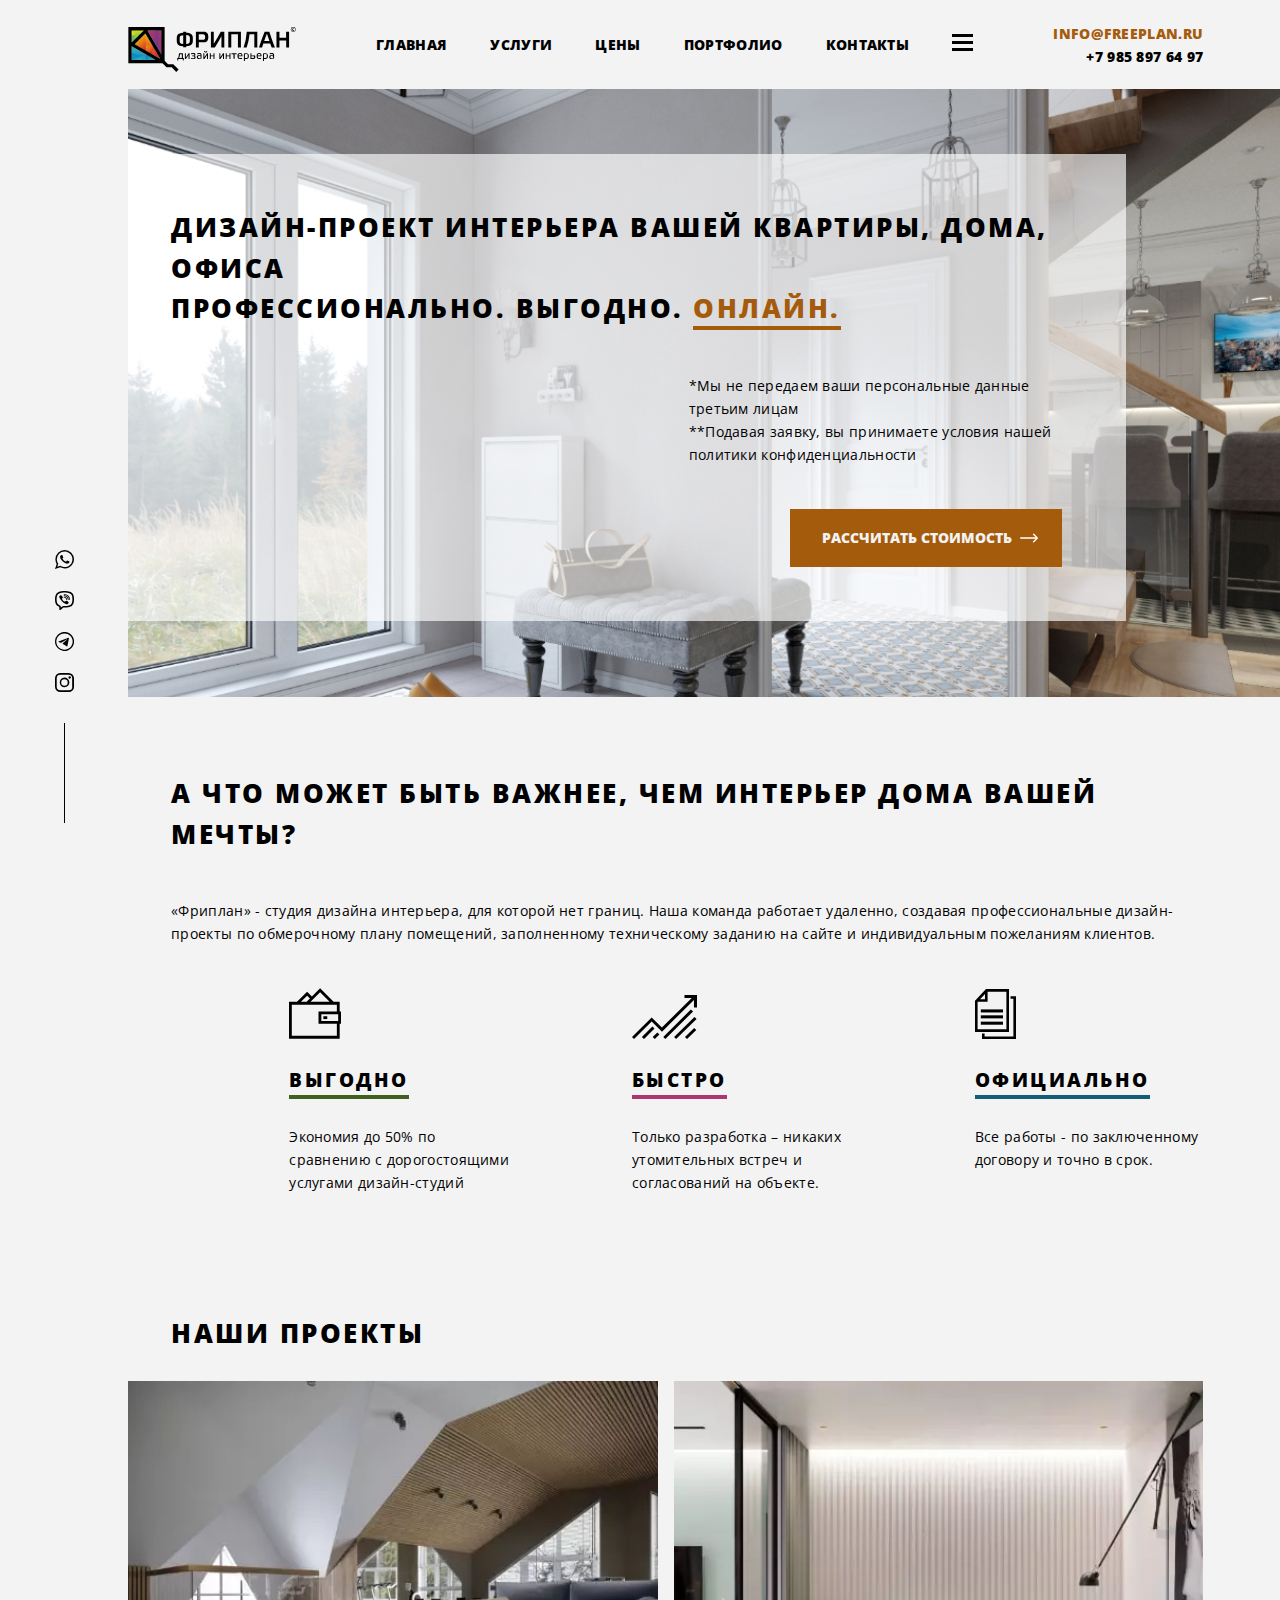
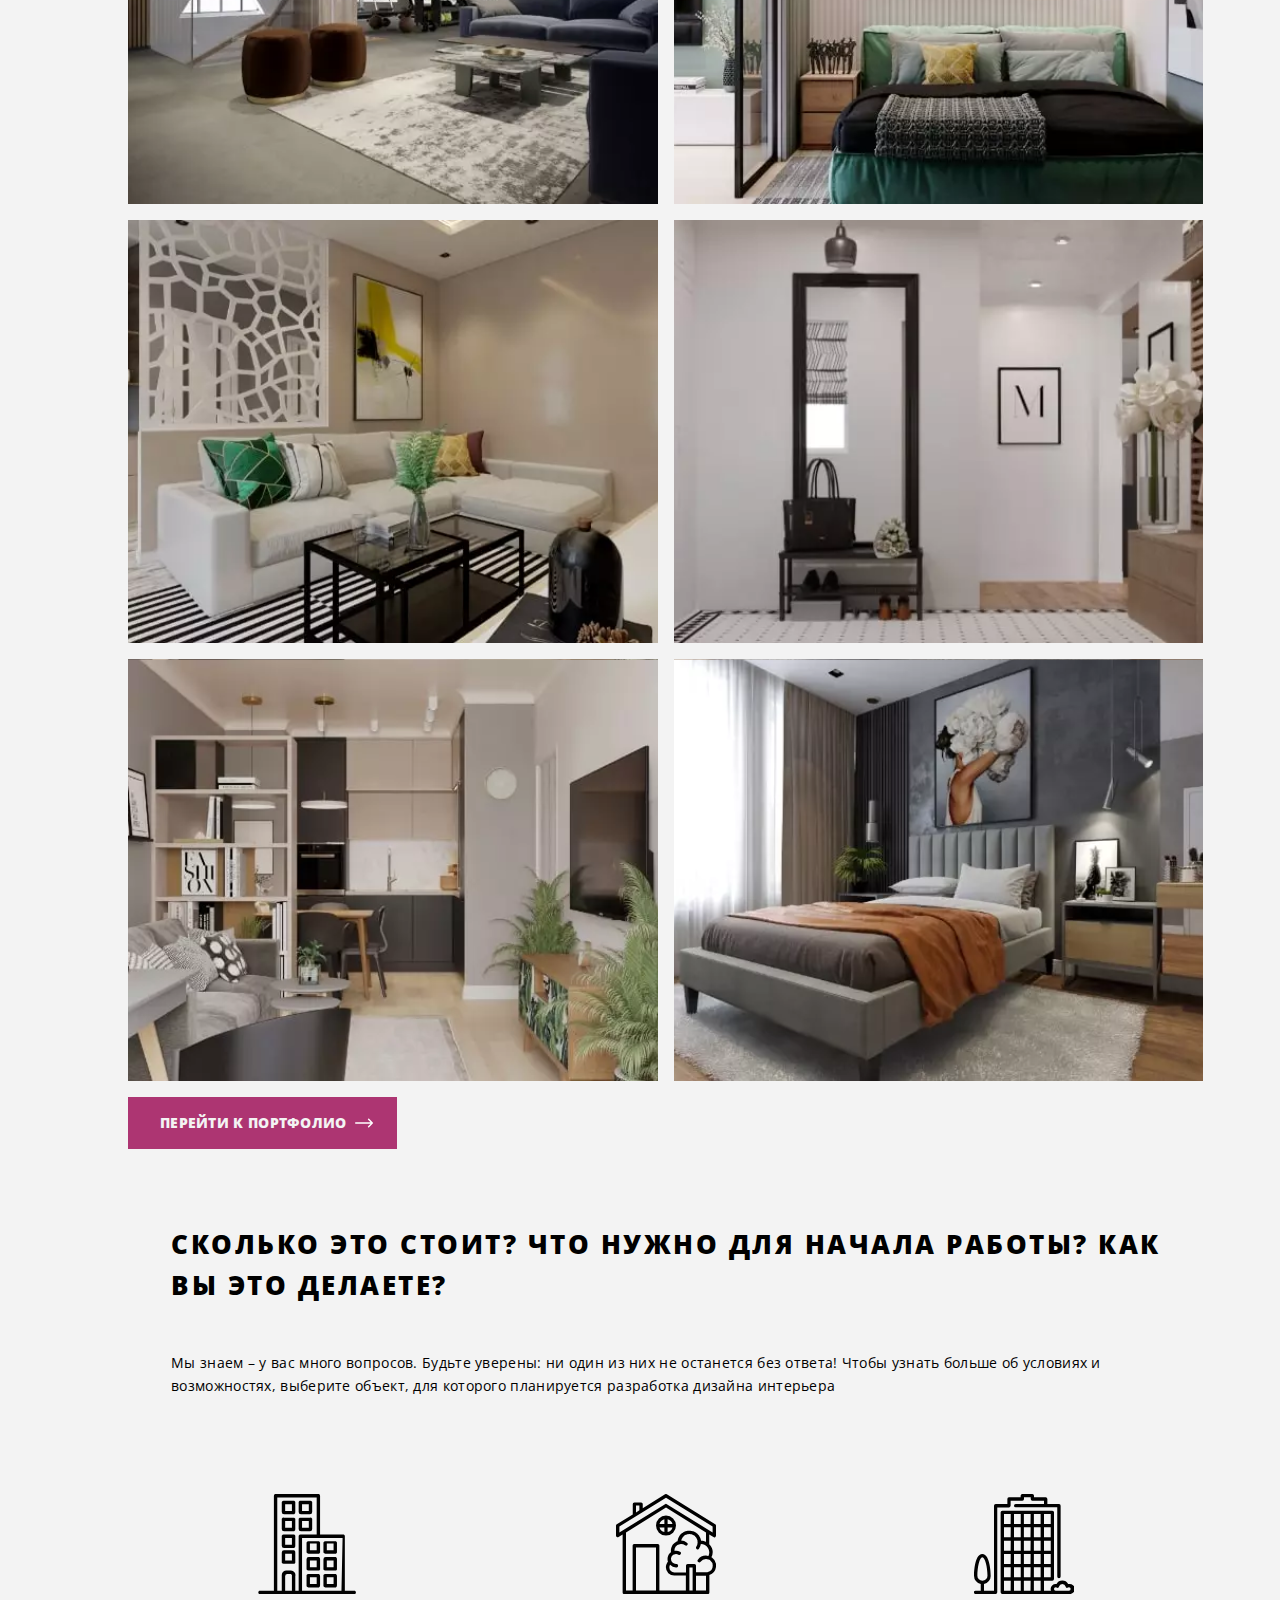
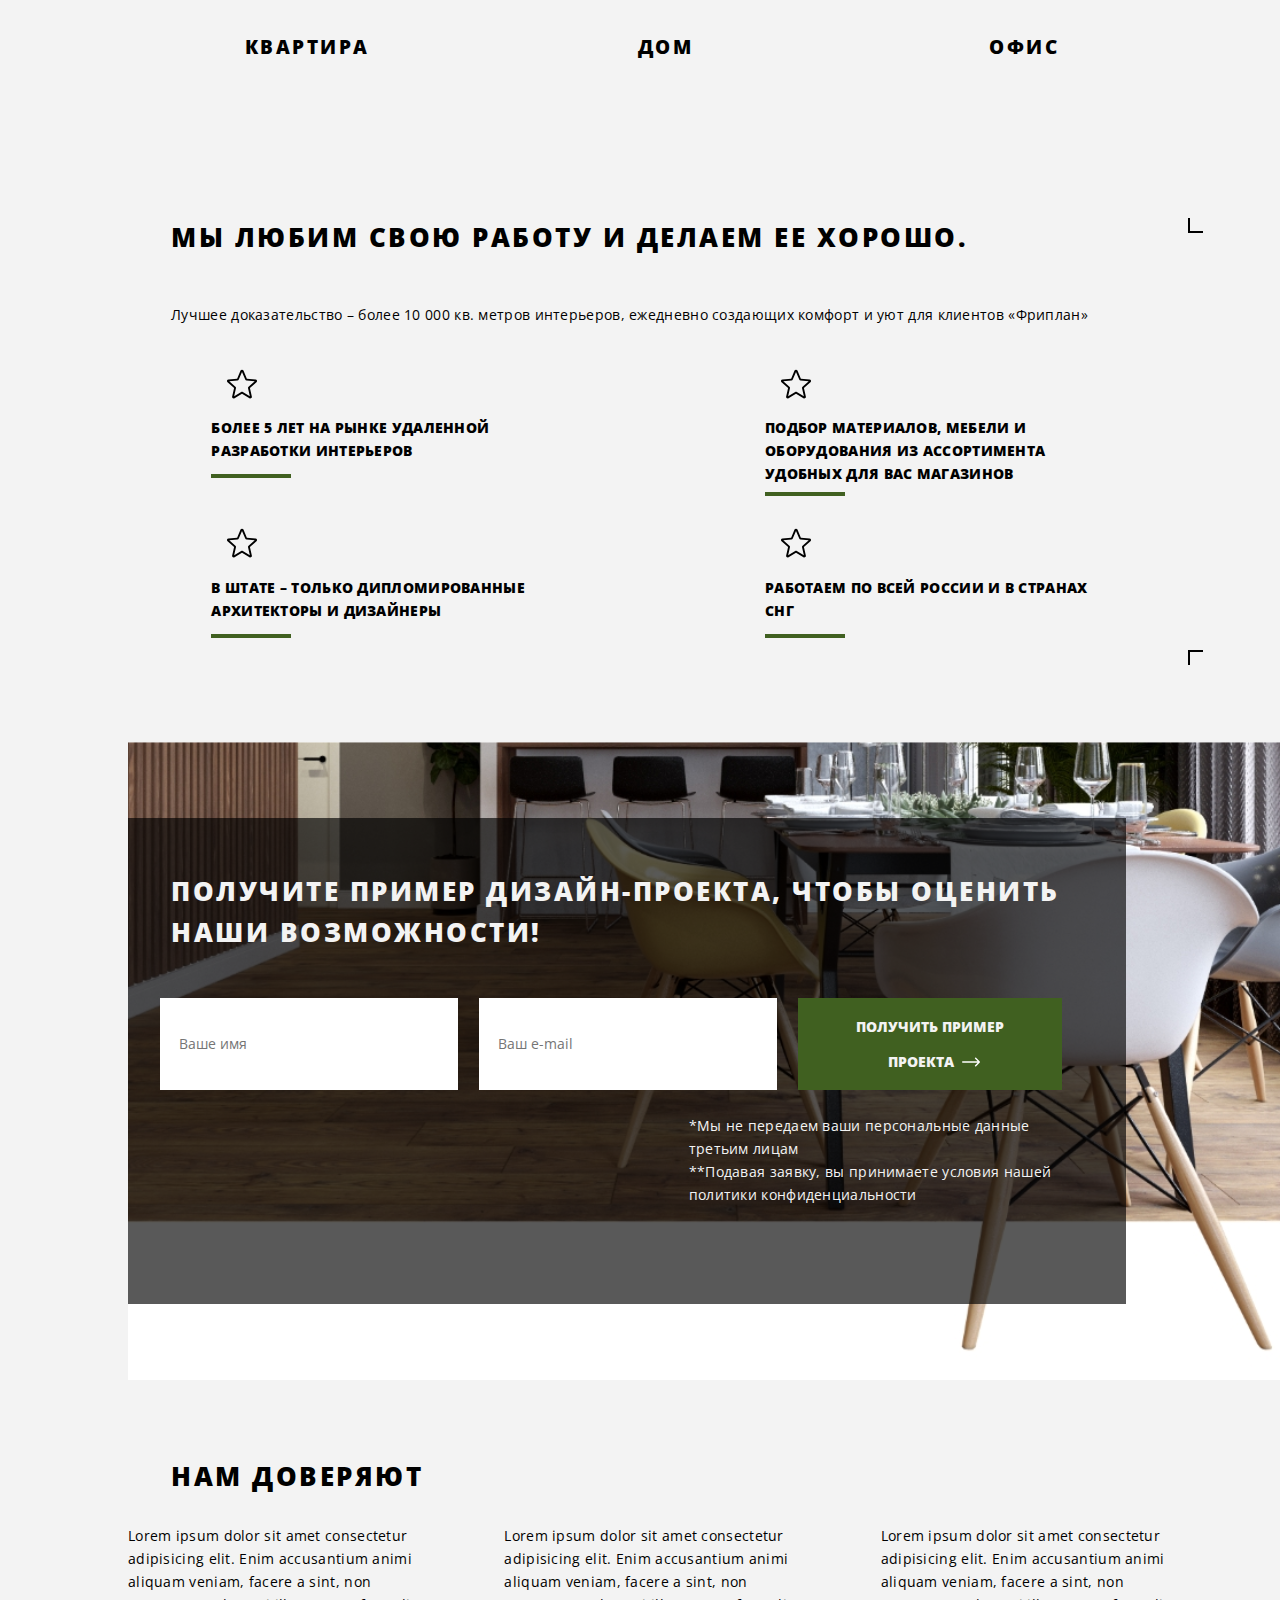
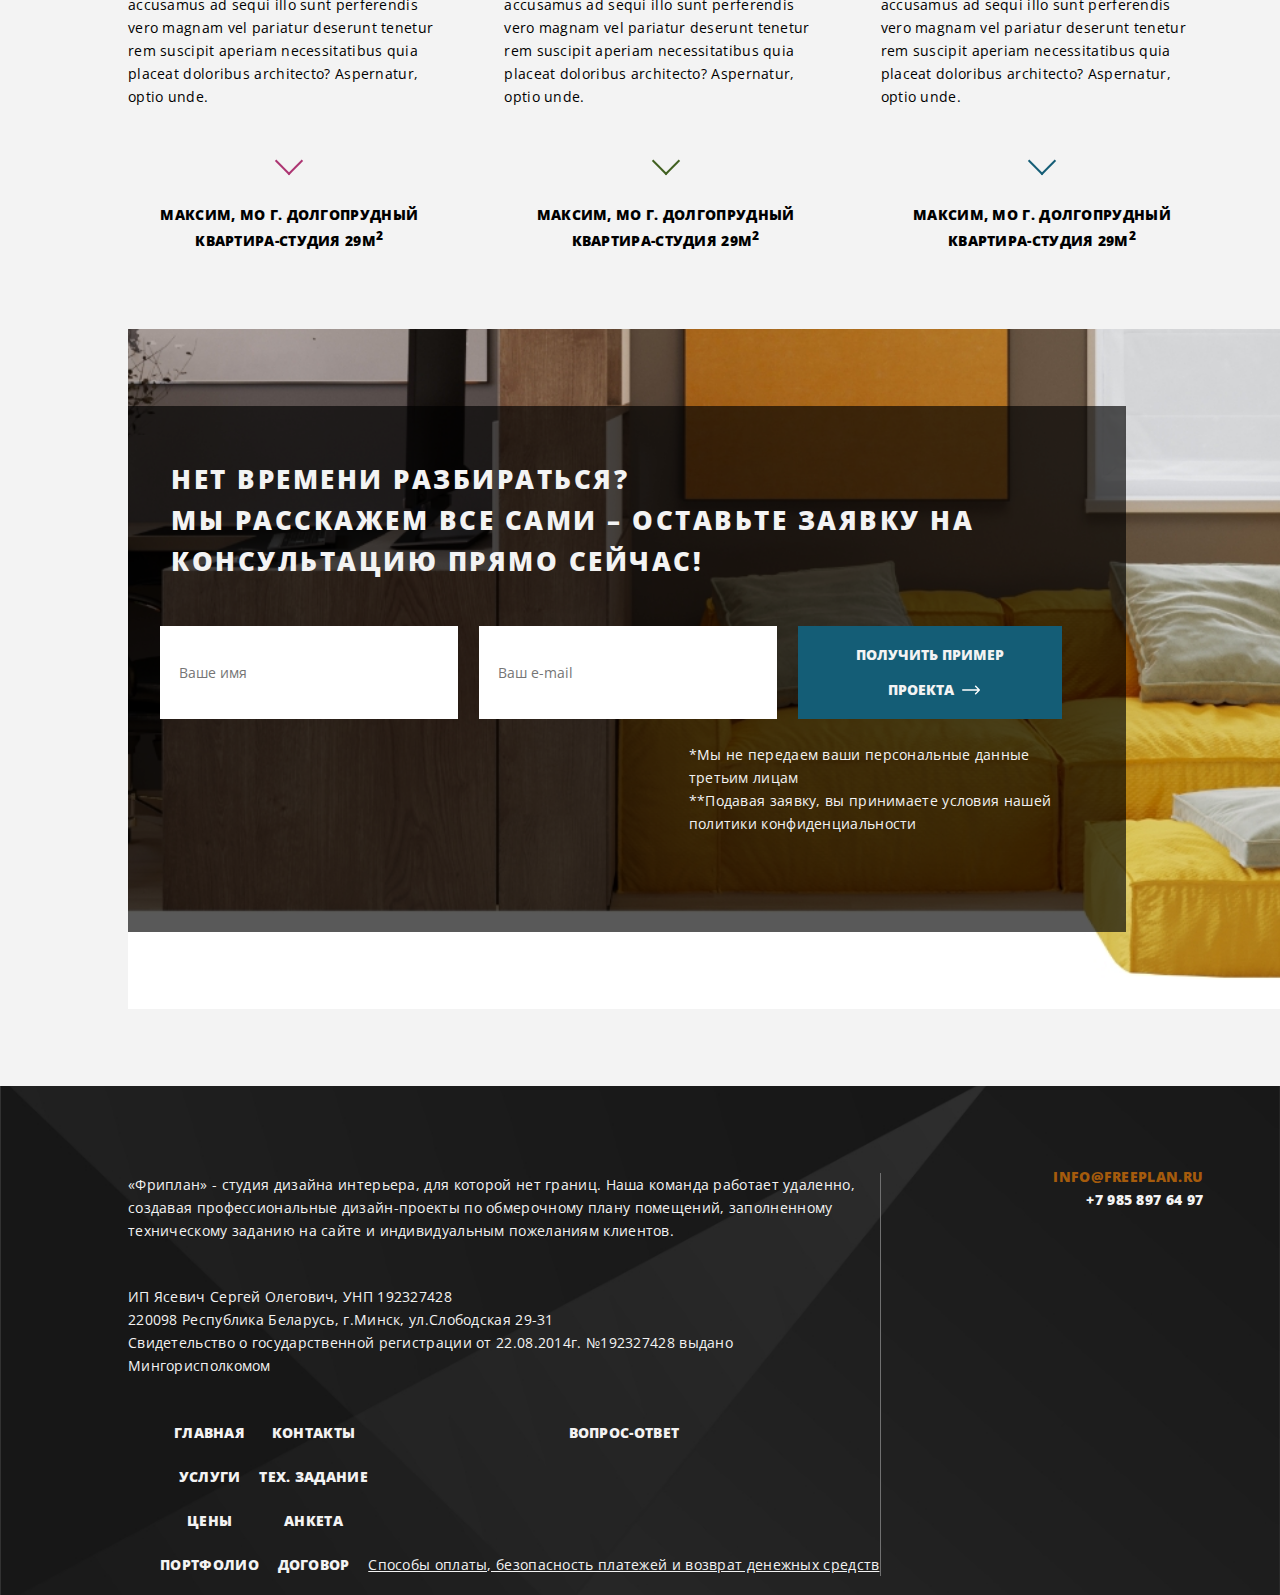
<file: freeplan/index.html>
<!doctype html><html lang="ru"><head><meta charset="UTF-8"><meta http-equiv="X-UA-Compatible" content="IE=edge"><meta name="viewport" content="width=device-width,initial-scale=1"><meta name="description" content="«Фриплан» - студия дизайна интерьера, для которой нет границ. Наша команда работает удаленно, создавая профессиональные дизайн-проекты по обмерочному плану помещений, заполненному техническому заданию на сайте и индивидуальным пожеланиям клиентов."><title>Freeplan</title><link rel="icon" href="favicon.ico"><script defer="defer" src="main.js"></script><link href="style.css" rel="stylesheet"></head><body><header class="main-header"><a class="logo" href="#"><img src="[data-uri]" width="168" height="45" alt="Фриплан - студия дизайна интерьера"></a><nav class="main-menu"><ul class="main-menu__list"><li class="main-menu__item"><a href="#">Главная</a></li><li class="main-menu__item"><a href="#">Услуги</a></li><li class="main-menu__item"><a href="#">Цены</a></li><li class="main-menu__item"><a href="#">Портфолио</a></li><li class="main-menu__item"><a href="#">Контакты</a></li></ul></nav><button class="toggle" aria-label="Меню"><div></div><div></div><div></div></button><div class="info"><a href="mailto:info@freeplan.ru">info@freeplan.ru</a><br><a href="tel:+79858976497">+7 985 897 64 97</a></div><div class="hamb"><ul class="hamb__list"><li class="hamb__item"><a href="#" tabindex="-1">Главная</a></li><li class="hamb__item"><a href="#" tabindex="-1">Услуги</a></li><li class="hamb__item"><a href="#" tabindex="-1">Цены</a></li><li class="hamb__item"><a href="#" tabindex="-1">Портфолио</a></li><li class="hamb__item"><a href="#" tabindex="-1">Контакты</a></li><li class="hamb__item"><a href="#" tabindex="-1">Анкета</a></li><li class="hamb__item"><a href="#" tabindex="-1">Вакансии</a></li><li class="hamb__item"><a href="#" tabindex="-1">Тех. задание</a></li></ul><div class="info"><a href="mailto:info@freeplan.ru">info@freeplan.ru</a><br><a href="tel:+79858976497">+7 985 897 64 97</a></div></div></header><aside><ul class="social"><li class="social__item"><a href="#" title="Whatsapp"><img src="[data-uri]" width="19" height="19" alt="Whatsapp"></a></li><li class="social__item"><a href="#" title="Viber"><img src="[data-uri]" width="19" height="19" alt="Viber"></a></li><li class="social__item"><a href="#" title="Telegram"><img src="[data-uri]" width="19" height="19" alt="Telegram"></a></li><li class="social__item"><a href="#" title="Instagram"><img src="[data-uri]" width="19" height="19" alt="Instagram"></a></li></ul><div></div></aside><main><section class="hero"><h1 class="hidden">«Фриплан» — студия дизайна интерьера</h1><div class="container"><p class="title">Дизайн-проект интерьера вашей квартиры, дома, офиса<br>Профессионально. Выгодно. <span class="accent">Онлайн.</span></p><div class="column"><p>*Мы не передаем ваши персональные данные третьим лицам<br>**Подавая заявку, вы принимаете условия нашей <a href="#">политики конфиденциальности</a></p></div><button class="calc">Рассчитать стоимость</button></div></section><section class="about"><h2 class="hidden">О нас</h2><p class="title">А что может быть важнее, чем интерьер дома вашей мечты?</p><p class="desc">«Фриплан» - студия дизайна интерьера, для которой нет границ. Наша команда работает удаленно, создавая профессиональные дизайн-проекты по обмерочному плану помещений, заполненному техническому заданию на сайте и индивидуальным пожеланиям клиентов.</p><div class="about__list"><div class="about__block"><img src="[data-uri]" width="52" height="51" alt="" loading="lazy"><h3>Выгодно</h3><p>Экономия до 50% по сравнению с дорогостоящими услугами дизайн-студий</p></div><div class="about__block"><img src="[data-uri]" width="65" height="44" alt="" loading="lazy"><h3>Быстро</h3><p>Только разработка – никаких утомительных встреч и согласований на объекте.</p></div><div class="about__block"><img src="[data-uri]" width="41" height="50" alt="" loading="lazy"><h3>Официально</h3><p>Все работы - по заключенному договору и точно в срок.</p></div></div></section><section class="portfolio"><h2>Наши проекты</h2><ul class="portfolio__list"><li class="card"><article><h3 class="card__title">Таунхаус 147м<sup>2</sup></h3><p class="card__desc">Московская область, Раменский район, д.п. Кратово, ул. Бородинская<br>Англо-американский стиль</p></article><div class="card__views">7755<img src="[data-uri]" alt="" loading="lazy"></div><div class="corner"></div><div class="corner"></div><div class="corner"></div><div class="corner"></div><a class="link" href="#" aria-label="Перейти к портфолио"></a></li><li class="card"><article><h3 class="card__title">Таунхаус 147м<sup>2</sup></h3><p class="card__desc">Московская область, Раменский район, д.п. Кратово, ул. Бородинская<br>Англо-американский стиль</p></article><div class="card__views">7755<img src="[data-uri]" alt="" loading="lazy"></div><div class="corner"></div><div class="corner"></div><div class="corner"></div><div class="corner"></div><a class="link" href="#" aria-label="Перейти к портфолио"></a></li><li class="card"><article><h3 class="card__title">Таунхаус 147м<sup>2</sup></h3><p class="card__desc">Московская область, Раменский район, д.п. Кратово, ул. Бородинская<br>Англо-американский стиль</p></article><div class="card__views">7755<img src="[data-uri]" alt="" loading="lazy"></div><div class="corner"></div><div class="corner"></div><div class="corner"></div><div class="corner"></div><a class="link" href="#" aria-label="Перейти к портфолио"></a></li><li class="card"><article><h3 class="card__title">Таунхаус 147м<sup>2</sup></h3><p class="card__desc">Московская область, Раменский район, д.п. Кратово, ул. Бородинская<br>Англо-американский стиль</p></article><div class="card__views">7755<img src="[data-uri]" alt="" loading="lazy"></div><div class="corner"></div><div class="corner"></div><div class="corner"></div><div class="corner"></div><a class="link" href="#" aria-label="Перейти к портфолио"></a></li><li class="card"><article><h3 class="card__title">Таунхаус 147м<sup>2</sup></h3><p class="card__desc">Московская область, Раменский район, д.п. Кратово, ул. Бородинская<br>Англо-американский стиль</p></article><div class="card__views">7755<img src="[data-uri]" alt="" loading="lazy"></div><div class="corner"></div><div class="corner"></div><div class="corner"></div><div class="corner"></div><a class="link" href="#" aria-label="Перейти к портфолио"></a></li><li class="card"><article><h3 class="card__title">Таунхаус 147м<sup>2</sup></h3><p class="card__desc">Московская область, Раменский район, д.п. Кратово, ул. Бородинская<br>Англо-американский стиль</p></article><div class="card__views">7755<img src="[data-uri]" alt="" loading="lazy"></div><div class="corner"></div><div class="corner"></div><div class="corner"></div><div class="corner"></div><a class="link" href="#" aria-label="Перейти к портфолио"></a></li><li><a class="btn-like purple" href="#">Перейти к портфолио</a></li></ul></section><section class="price"><h2 class="hidden">Стоимость</h2><p class="title">Сколько это стоит? Что нужно для начала работы? Как вы это делаете?</p><p class="desc">Мы знаем – у вас много вопросов. Будьте уверены: ни один из них не останется без ответа! Чтобы узнать больше об условиях и возможностях, выберите объект, для которого планируется разработка дизайна интерьера</p><div class="price__list"><div class="price__item"><svg xmlns="http://www.w3.org/2000/svg" viewBox="0 0 88.8 88.8" width="100" height="100"><path data-name="Контур 72" d="M87 86h-9V37a2 2 0 0 0-1-1H56V2a2 2 0 0 0-1-2H16a2 2 0 0 0-1 2v84H2a2 2 0 0 0 0 3h85a2 2 0 0 0 0-3Zm-56 0h-6V73a2 2 0 0 1 2-2h3a2 2 0 0 1 1 1Zm6-49v49h-3V73a4 4 0 0 0-4-5h-3a4 4 0 0 0-5 4v14h-4V3h35v33H39a2 2 0 0 0-2 1Zm38 49H40V39h36Z"/><path data-name="Контур 73" d="M47 21h-9a2 2 0 0 0-1 1v9a2 2 0 0 0 2 2h8a2 2 0 0 0 2-2v-9a2 2 0 0 0-2-1Zm-1 9h-6v-6h6Z"/><path data-name="Контур 74" d="M47 6h-9a2 2 0 0 0-1 1v9a2 2 0 0 0 2 2h8a2 2 0 0 0 2-2V7a2 2 0 0 0-2-1Zm-1 9h-6V9h6Z"/><path data-name="Контур 75" d="M33 21h-9a2 2 0 0 0-2 1v9a2 2 0 0 0 2 2h9a2 2 0 0 0 1-2v-9a2 2 0 0 0-1-1Zm-2 9h-6v-6h6Z"/><path data-name="Контур 76" d="M33 6h-9a2 2 0 0 0-2 1v9a2 2 0 0 0 2 2h9a2 2 0 0 0 1-2V7a2 2 0 0 0-1-1Zm-2 9h-6V9h6Z"/><path data-name="Контур 77" d="M33 36h-9a2 2 0 0 0-2 1v9a2 2 0 0 0 2 2h9a2 2 0 0 0 1-2v-9a2 2 0 0 0-1-1Zm-2 9h-6v-6h6Z"/><path data-name="Контур 78" d="M33 50h-9a2 2 0 0 0-2 2v9a2 2 0 0 0 2 1h9a2 2 0 0 0 1-1v-9a2 2 0 0 0-1-2Zm-2 9h-6v-6h6Z"/><path data-name="Контур 79" d="M61 68h9a2 2 0 0 0 1-1v-9a2 2 0 0 0-1-2h-9a2 2 0 0 0-2 2v9a2 2 0 0 0 2 1Zm1-9h6v6h-6Z"/><path data-name="Контур 80" d="M61 53h9a2 2 0 0 0 1-1v-9a2 2 0 0 0-1-1h-9a2 2 0 0 0-2 1v9a2 2 0 0 0 2 1Zm1-9h6v6h-6Z"/><path data-name="Контур 81" d="M61 83h9a2 2 0 0 0 1-2v-8a2 2 0 0 0-1-2h-9a2 2 0 0 0-2 1v10a2 2 0 0 0 2 1Zm1-9h6v6h-6Z"/><path data-name="Контур 82" d="M46 68h9a2 2 0 0 0 1-1v-9a2 2 0 0 0-1-2h-9a2 2 0 0 0-2 2v9a2 2 0 0 0 2 1Zm1-9h6v6h-6Z"/><path data-name="Контур 83" d="M46 53h9a2 2 0 0 0 1-1v-9a2 2 0 0 0-1-1h-9a2 2 0 0 0-2 1v9a2 2 0 0 0 2 1Zm1-9h6v6h-6Z"/><path data-name="Контур 84" d="M46 83h9a2 2 0 0 0 1-2v-8a2 2 0 0 0-1-2h-9a2 2 0 0 0-2 1v10a2 2 0 0 0 2 1Zm1-9h6v6h-6Z"/></svg><h3>Квартира</h3><a class="link" href="#" title="Квартира"></a></div><div class="price__item"><svg xmlns="http://www.w3.org/2000/svg" viewBox="0 0 74 74" width="100" height="100"><path data-name="Контур 91" d="M72.1 31.9a1.2 1.2 0 0 0 1.9-1v-7.5a1.2 1.2 0 0 0-.6-1L37.6.2a1.2 1.2 0 0 0-1.3 0L19.8 10.5V7.4a1.2 1.2 0 0 0-1.2-1.2h-5a1.2 1.2 0 0 0-1.2 1.2v7.7L.6 22.4a1.2 1.2 0 0 0-.6 1v7.4a1.2 1.2 0 0 0 1.9 1l3-1.8v42.8A1.2 1.2 0 0 0 6.2 74h61.6a1.2 1.2 0 0 0 1.3-1.2V60A7.4 7.4 0 0 0 71 47l-.4-.2a8.6 8.6 0 0 0-1.6-9.7V30ZM14.8 8.6h2.5V12l-2.5 1.6ZM2.5 24.1 37 2.7 71.5 24v4.5l-33.9-21a1.2 1.2 0 0 0-1.3 0l-33.8 21Zm12.3 47.4v-32h14.8v32Zm39.5 0V54.3h2.4v17.2Zm12.3 0h-7.4v-11h7.4Zm5-18.5a5 5 0 0 1-4 4.9 4.6 4.6 0 0 1-1 0h-7.4V53a1.2 1.2 0 0 0-1.2-1.2h-5a1.2 1.2 0 0 0-1.2 1.2v5h-8.6a3.7 3.7 0 0 1-3.7-3.7 3.6 3.6 0 0 1 .5-1.9 6.2 6.2 0 0 0 4.4 1.9 1.8 1.8 0 0 0 .5 0 1.2 1.2 0 0 0-.5-2.5 3.7 3.7 0 0 1-3.7-3.7 3.8 3.8 0 0 1 0-.5 3.7 3.7 0 0 1 2-2.8 3.4 3.4 0 0 1 .9-.3 3.7 3.7 0 0 1 2.6.4 1.2 1.2 0 1 0 1.2-2.2 6.2 6.2 0 0 0-3-.7h-.3a6.2 6.2 0 0 0-.7 0h-.2a5 5 0 0 1 4-4.9 4.5 4.5 0 0 1 .9-.1 4.9 4.9 0 0 1 3 1 1.2 1.2 0 0 0 1.4-2 7.3 7.3 0 0 0-4.3-1.5 6.2 6.2 0 0 1 .4-1l.1-.4a6 6 0 0 1 .4-.6l.2-.4a6.2 6.2 0 0 1 .5-.5l.3-.3a6.2 6.2 0 0 1 .5-.5l.4-.2a6.4 6.4 0 0 1 .6-.4l.4-.1a6.3 6.3 0 0 1 .7-.3h.4a6 6 0 0 1 2.4 0h.4a6 6 0 0 1 .8.3l.3.2a6.5 6.5 0 0 1 .7.3l.4.3a6.3 6.3 0 0 1 .5.5l.3.4a6.1 6.1 0 0 1 .5.5 4.8 4.8 0 0 1 .2.5 5.6 5.6 0 0 1 .3.6l.2.5a5.9 5.9 0 0 1 .2.6v.6a5.7 5.7 0 0 1 .1.6 1.2 1.2 0 0 0 0 .2 6 6 0 0 1-1 3.2 1.2 1.2 0 1 0 2.1 1.3 8.5 8.5 0 0 0 1.3-3.4 6.2 6.2 0 0 1 5.6 8.9l-.3-.1a7 7 0 0 0-1.5-.2 7.3 7.3 0 0 0-6 3 1.2 1.2 0 1 0 2 1.5 4.9 4.9 0 0 1 4-2 4.7 4.7 0 0 1 1 .1 3.8 3.8 0 0 1 1 .3 4.4 4.4 0 0 1 1 .6 5 5 0 0 1 2 4Zm-5-24.5v6.9l-.2-.1-.6-.2-.3-.2a9.7 9.7 0 0 0-1.4-.3H63l-.1-.3a6.8 6.8 0 0 0-.2-.9l-.1-.3-.2-.5-.1-.2-.3-.6v-.2a7.5 7.5 0 0 0-.5-.6v-.2l-.5-.5-.1-.2-.4-.4-.2-.2-.4-.3-.2-.2-.4-.3-.3-.2a6.8 6.8 0 0 0-1.4-.7l-.5-.2-.3-.1a9.7 9.7 0 0 0-.8-.2h-.5l-.3-.1a8.3 8.3 0 0 0-.8 0H53a8 8 0 0 0-.5.1h-.3l-.5.2-.4.1-.4.2-.3.1-.5.2a8 8 0 0 0-1.3 1l-.3.1-.3.3a10.4 10.4 0 0 0-1.5 2l-.2.3-.2.4-.1.3-.2.4-.1.4-.1.4-.1.4-.1.5v.3l-.2.1-.5.2a7 7 0 0 0-.6.3l-.4.3a6 6 0 0 0-.6.4 7.7 7.7 0 0 0-.8.8 4.7 4.7 0 0 0-.4.4l-.4.6-.2.4a7 7 0 0 0-.3.7l-.2.4a7.2 7.2 0 0 0-.2.8l-.1.4a7.2 7.2 0 0 0 0 2.4 6 6 0 0 0-.6.4 6 6 0 0 0-.5.6l-.2.2a6 6 0 0 0-.3.5l-.2.2-.2.5-.1.2-.2.5v.3l-.2.5v.3a5.6 5.6 0 0 0 0 1.7v.3a6.2 6.2 0 0 0 .2.7v.2a6.2 6.2 0 0 0-.6.8 6 6 0 0 0-.5 1v.1a6 6 0 0 0-.3 1v.1a6.3 6.3 0 0 0-.1 1 6.2 6.2 0 0 0 6.2 6.2h8.6v11.1H32.1V38.2a1.2 1.2 0 0 0-1.3-1.2H13.6a1.2 1.2 0 0 0-1.3 1.2v33.3H7.4v-43L37 10Zm0 0"/><path data-name="Контур 92" d="M37 30.8a7.4 7.4 0 1 0-7.4-7.4 7.4 7.4 0 0 0 7.4 7.4Zm-4.8-6.1h3.6v3.5a5 5 0 0 1-3.6-3.5Zm6 3.5v-3.5h3.6a5 5 0 0 1-3.6 3.5Zm3.6-6h-3.6v-3.5a5 5 0 0 1 3.6 3.5Zm-6-3.5v3.5h-3.6a5 5 0 0 1 3.6-3.5Zm0 0"/></svg><h3>Дом</h3><a class="link" href="#" title="Дом"></a></div><div class="price__item"><svg xmlns="http://www.w3.org/2000/svg" viewBox="0 0 89 89" width="100" height="100"><path data-name="Контур 89" d="M84.5 80.1a4.4 4.4 0 0 0-.7 0 6 6 0 0 0-10.4 0 4.4 4.4 0 0 0-.7 0 4.5 4.5 0 0 0-4.5 4.4 4.4 4.4 0 0 0 .3 1.5h-6.2v-8.9h7.4a1.5 1.5 0 0 0 1.5-1.4V16.3a1.5 1.5 0 0 0-1.5-1.5H25.2a1.5 1.5 0 0 0-1.5 1.5v71.2a1.5 1.5 0 0 0 1.5 1.5h59.3a4.5 4.5 0 1 0 0-8.9ZM62.3 17.8h6v8.9h-6Zm0 11.9h6v8.9h-6Zm0 11.8h6v9h-6Zm0 11.9h6v8.9h-6Zm0 11.9h6v8.9h-6ZM32.6 86h-5.9v-8.9h6Zm0-11.8h-5.9v-9h6Zm0-11.9h-5.9v-8.9h6Zm0-11.9h-5.9v-8.9h6Zm0-11.8h-5.9v-9h6Zm0-11.9h-5.9v-8.9h6Zm9 59.3h-6v-8.9h6Zm0-11.8h-6v-9h6Zm0-11.9h-6v-8.9h6Zm0-11.9h-6v-8.9h6Zm0-11.8h-6v-9h6Zm0-11.9h-6v-8.9h6ZM50.3 86h-5.9v-8.9h6Zm0-11.8h-5.9v-9h6Zm0-11.9h-5.9v-8.9h6Zm0-11.9h-5.9v-8.9h6Zm0-11.8h-5.9v-9h6Zm0-12-5.9.1v-8.9h6Zm9 59.4h-6v-8.9h6Zm0-11.8h-6v-9h6Zm0-12h-6v-8.8h6Zm0-11.8h-6v-8.9h6Zm0-11.8h-6v-9h6Zm0-12h-6v-8.8h6ZM84.4 86H72.7a1.5 1.5 0 0 1 0-3 1.5 1.5 0 0 1 .8.3 1.5 1.5 0 0 0 2.2-1 3 3 0 0 1 5.8 0 1.5 1.5 0 0 0 2.2 1 1.5 1.5 0 0 1 2.3 1.2 1.5 1.5 0 0 1-1.5 1.5Z"/><path data-name="Контур 90" d="M32.6 10.4V5.9H43a1.5 1.5 0 0 0 1.5-1.5V3h6v1.5a1.5 1.5 0 0 0 1.4 1.4h10.4v3H37.1a1.5 1.5 0 1 0 0 3h37v61.5a1.5 1.5 0 0 0 3 0v-63a1.5 1.5 0 0 0-1.4-1.5H65.3V4.4A1.5 1.5 0 0 0 63.8 3H53.4V1.5A1.5 1.5 0 0 0 51.9 0H43a1.5 1.5 0 0 0-1.5 1.5V3H31.1a1.5 1.5 0 0 0-1.4 1.5v4.4H19.3a1.5 1.5 0 0 0-1.5 1.5V86H8.9v-6a7.4 7.4 0 0 0 6-7.3c0-.2-.2-19.3-7.5-19.3S0 72.4 0 72.7A7.4 7.4 0 0 0 6 80v6H1.4a1.5 1.5 0 0 0 0 3h17.8a1.5 1.5 0 0 0 1.5-1.5V12H31a1.5 1.5 0 0 0 1.5-1.5ZM3 72.7c0-7.4 2-16.3 4.4-16.3S12 65.3 12 72.7a4.5 4.5 0 0 1-9 0Z"/></svg><h3>Офис</h3><a class="link" href="#" title="Офис"></a></div></div></section><section class="benefits"><h2 class="hidden">Преимущества</h2><p class="title">Мы любим свою работу и делаем ее хорошо.</p><p class="desc">Лучшее доказательство – более 10 000 кв. метров интерьеров, ежедневно создающих комфорт и уют для клиентов «Фриплан»</p><div class="benefits__list"><div class="benefits__item"><img src="[data-uri]" width="30" height="30" alt="" loading="lazy"><p>Более 5 лет на рынке удаленной разработки интерьеров</p></div><div class="benefits__item"><img src="[data-uri]" width="30" height="30" alt="" loading="lazy"><p>Подбор материалов, мебели и оборудования из ассортимента удобных для вас магазинов</p></div><div class="benefits__item"><img src="[data-uri]" width="30" height="30" alt="" loading="lazy"><p>В штате – только дипломированные архитекторы и дизайнеры</p></div><div class="benefits__item"><img src="[data-uri]" width="30" height="30" alt="" loading="lazy"><p>Работаем по всей России и в странах СНГ</p></div></div><div class="corner"></div><div class="corner"></div></section><section class="contact"><h2 class="hidden">Получить пример</h2><div class="container"><p class="title">Получите пример дизайн-проекта, чтобы оценить наши возможности!</p><form action="submit"><fieldset class="contact__field"><label class="hidden" for="name_contact">Имя</label><input id="name_contact" placeholder="Ваше имя" required><label class="hidden" for="email_contact">E-mail</label><input id="email_contact" type="email" placeholder="Ваш e-mail" required><button type="submit">Получить пример проекта</button></fieldset></form><div class="column"><p>*Мы не передаем ваши персональные данные третьим лицам<br>**Подавая заявку, вы принимаете условия нашей <a href="#">политики конфиденциальности</a></p></div></div></section><section class="review"><h2 class="title">Нам доверяют</h2><div class="review__list"><div class="review__item"><blockquote><p>Lorem ipsum dolor sit amet consectetur adipisicing elit. Enim accusantium animi aliquam veniam, facere a sint, non accusamus ad sequi illo sunt perferendis vero magnam vel pariatur deserunt tenetur rem suscipit aperiam necessitatibus quia placeat doloribus architecto? Aspernatur, optio unde.</p></blockquote><cite>Максим, МО г. Долгопрудный<br>Квартира-студия 29м<sup>2</sup></cite></div><div class="review__item"><blockquote><p>Lorem ipsum dolor sit amet consectetur adipisicing elit. Enim accusantium animi aliquam veniam, facere a sint, non accusamus ad sequi illo sunt perferendis vero magnam vel pariatur deserunt tenetur rem suscipit aperiam necessitatibus quia placeat doloribus architecto? Aspernatur, optio unde.</p></blockquote><cite>Максим, МО г. Долгопрудный<br>Квартира-студия 29м<sup>2</sup></cite></div><div class="review__item"><blockquote><p>Lorem ipsum dolor sit amet consectetur adipisicing elit. Enim accusantium animi aliquam veniam, facere a sint, non accusamus ad sequi illo sunt perferendis vero magnam vel pariatur deserunt tenetur rem suscipit aperiam necessitatibus quia placeat doloribus architecto? Aspernatur, optio unde.</p></blockquote><cite>Максим, МО г. Долгопрудный<br>Квартира-студия 29м<sup>2</sup></cite></div></div></section><section class="consult"><h2 class="hidden">Свяжитесь с нами</h2><div class="container"><p class="title">Нет времени разбираться?<br>Мы расскажем все сами – оставьте заявку на консультацию прямо сейчас!</p><form action="submit"><fieldset class="contact__field"><label class="hidden" for="name_contact">Имя</label><input id="name_contact" placeholder="Ваше имя" required><label class="hidden" for="email_contact">E-mail</label><input id="email_contact" type="email" placeholder="Ваш e-mail" required><button type="submit">Получить пример проекта</button></fieldset></form><div class="column"><p>*Мы не передаем ваши персональные данные третьим лицам<br>**Подавая заявку, вы принимаете условия нашей <a href="#">политики конфиденциальности</a></p></div></div></section><section class="request"><button class="close" aria-label="Закрыть">&#215;</button><h2>Рассчитайте стоимость вашего дизайн-проекта</h2><fieldset class="field open" data-step="1"><legend>1. Укажите тип помещения</legend><ul class="field__list"><li class="field__radio"><input id="flat" type="radio" name="type" value="flat" checked="checked"><label for="flat">Квартира</label></li><li class="field__radio"><input id="house" type="radio" name="type" value="house"><label for="house">Частный дом</label></li><li class="field__radio"><input id="office" type="radio" name="type" value="office"><label for="office">Офис</label></li></ul></fieldset><fieldset class="field" data-step="2"><legend>2. Укажите площадь помещений дизайн-проекта, м<sup>2</sup></legend><label class="hidden" for="area">Площадь</label><input id="area" placeholder="Площадь помещения, м2"></fieldset><fieldset class="field" data-step="3"><legend>3. Ваши данные</legend><label class="hidden" for="name">Имя</label><input id="name" placeholder="Ваше имя"><label class="hidden" for="email">E-mail</label><input id="email" type="email" placeholder="Ваш e-mail"></fieldset><div class="request__bottom"><div class="column"><p>*Мы не передаем ваши персональные данные третьим лицам<br>**Подавая заявку, вы принимаете условия нашей <a href="#">политики конфиденциальности</a></p></div><div class="step">Шаг 1 из 3</div><button class="prev">Назад</button><button class="next">Вперед</button></div></section><div class="fade"></div></main><footer class="footer"><a class="logo" href="#"><img src="[data-uri]" width="170" height="46" alt="Логотип дизайн-студии Фриплан" loading="lazy"></a><div class="footer_left"><p>«Фриплан» - студия дизайна интерьера, для которой нет границ. Наша команда работает удаленно, создавая профессиональные дизайн-проекты по обмерочному плану помещений, заполненному техническому заданию на сайте и индивидуальным пожеланиям клиентов.</p><p>ИП Ясевич Сергей Олегович, УНП 192327428<br>220098 Республика Беларусь, г.Минск, ул.Слободская 29-31<br>Свидетельство о государственной регистрации от 22.08.2014г. №192327428 выдано Мингорисполкомом</p><ul class="footer__menu"><li class="footer__item"><a href="#">Главная</a></li><li class="footer__item"><a href="#">Услуги</a></li><li class="footer__item"><a href="#">Цены</a></li><li class="footer__item"><a href="#">Портфолио</a></li><li class="footer__item"><a href="#">Контакты</a></li><li class="footer__item"><a href="#">Тех. задание</a></li><li class="footer__item"><a href="#">Анкета</a></li><li class="footer__item"><a href="#">Договор</a></li><li class="footer__item"><a href="#">Вопрос-ответ</a></li><li class="footer__item"><a class="footer__payment-info" href="#">Способы оплаты, безопасность платежей и возврат денежных средств</a></li></ul></div><div class="footer_right"><div class="info"><a href="mailto:info@freeplan.ru">info@freeplan.ru</a><br><a href="tel:+79858976497">+7 985 897 64 97</a></div><ul class="payment"><li><a href="#"><img src="[data-uri]" width="60" height="20" alt="Visa" loading="lazy"></a></li><li><a href="#"><img src="[data-uri]" width="54" height="45" alt="MasterCard" loading="lazy"></a></li><li><a href="#"><img src="[data-uri]" width="69" height="47" alt="Chrome" loading="lazy"></a></li></ul></div></footer></body></html>
</file>
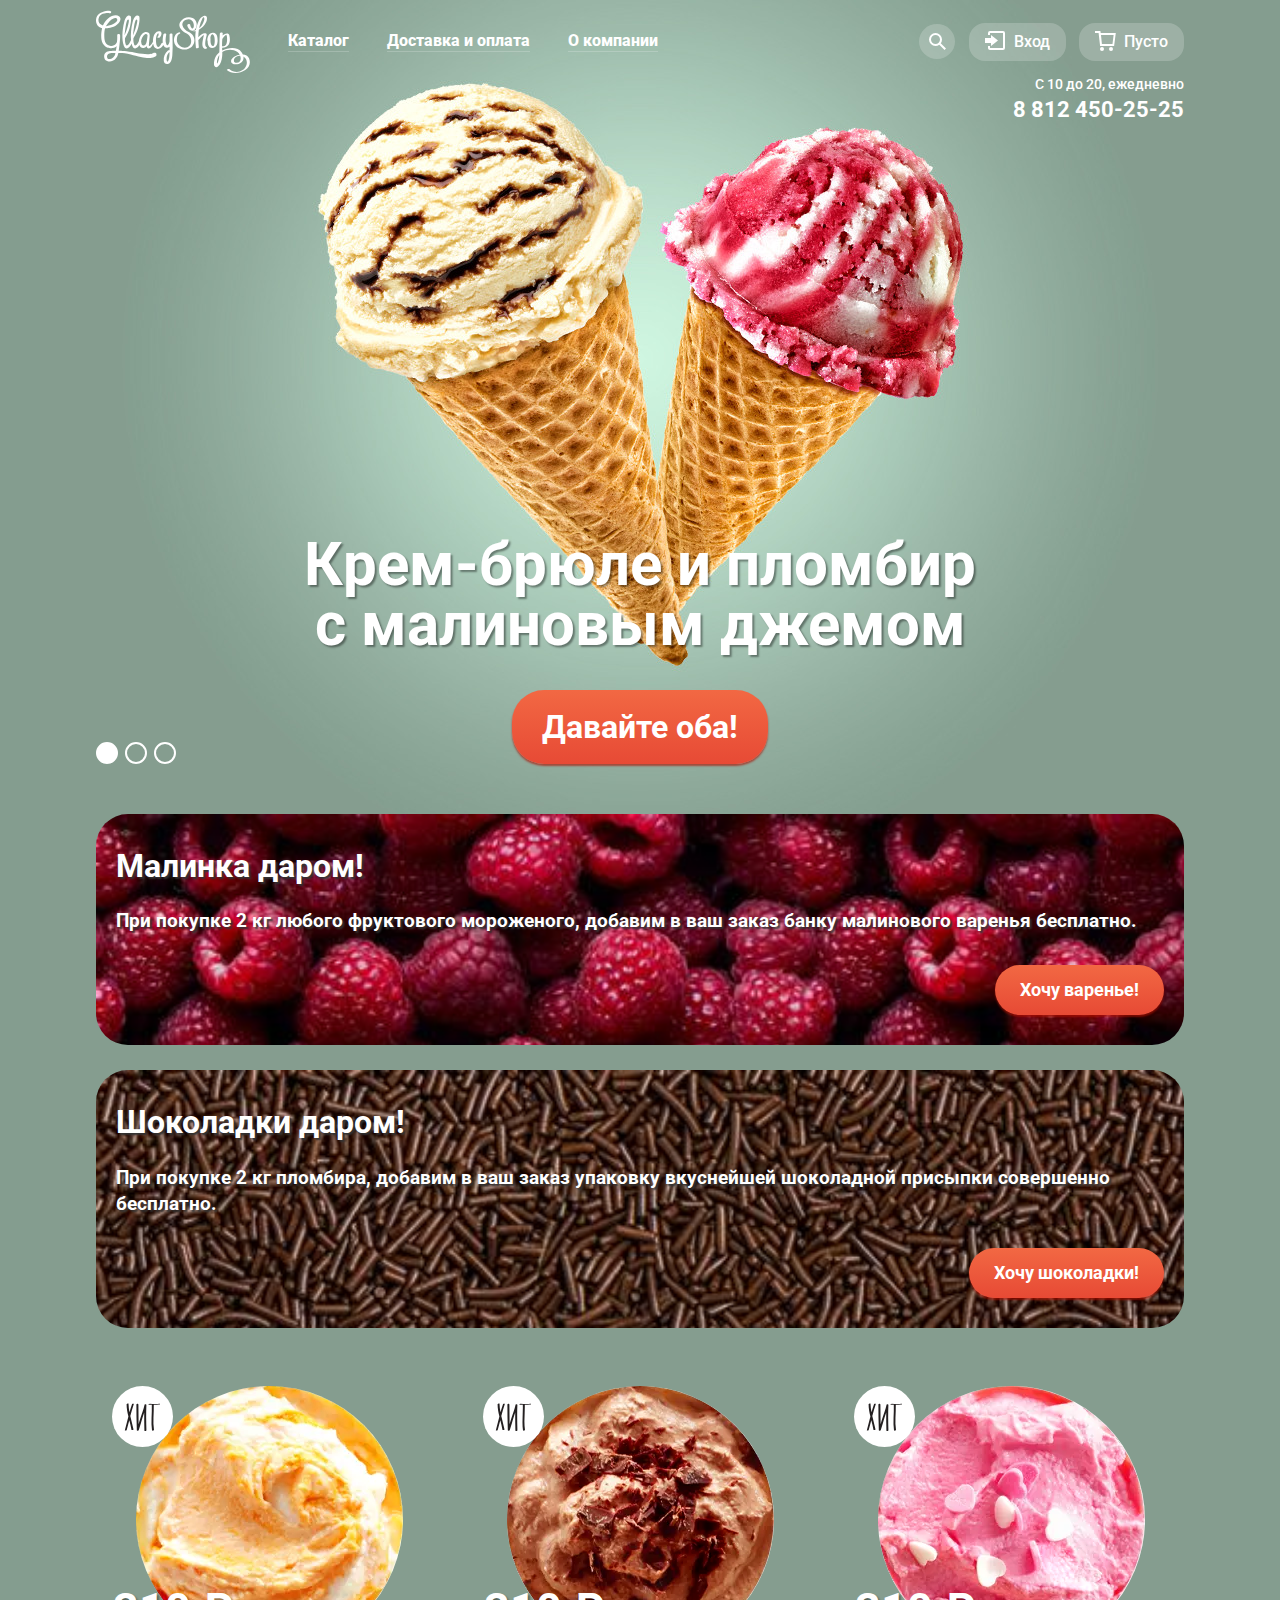
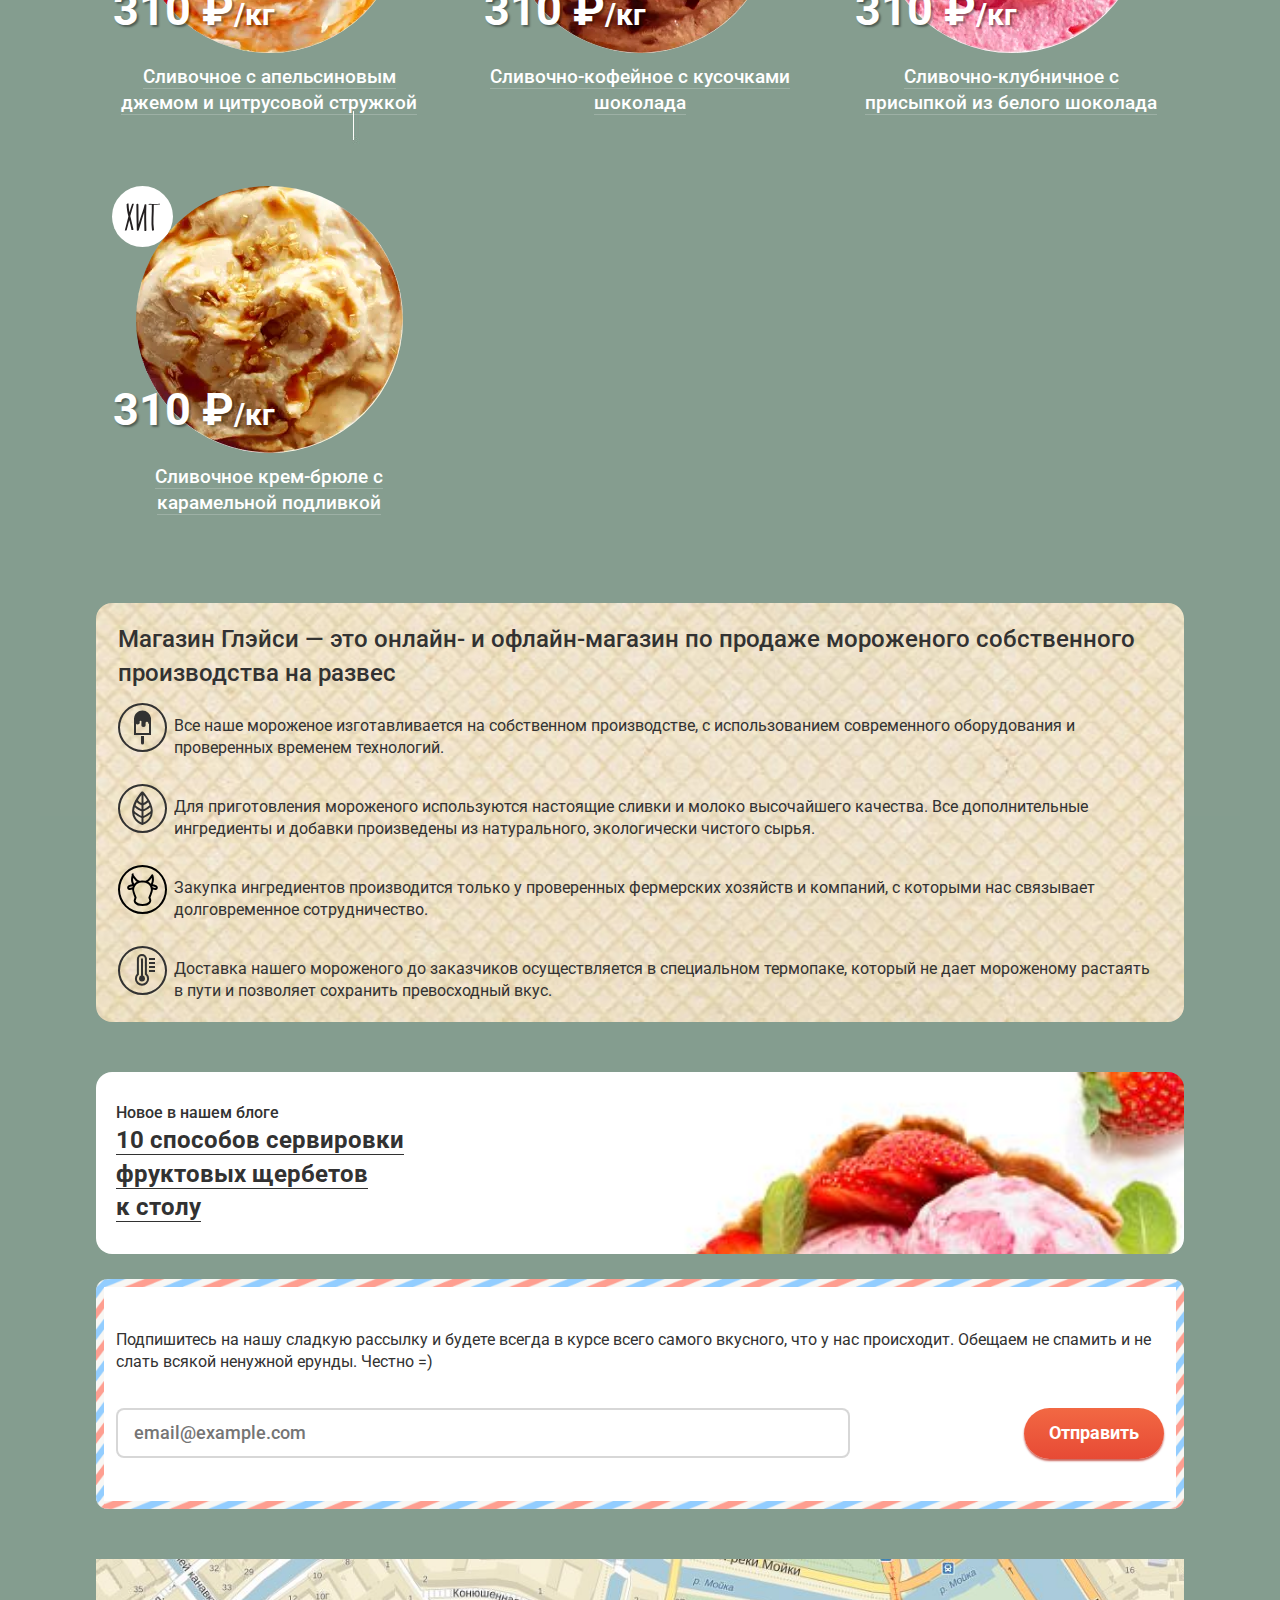
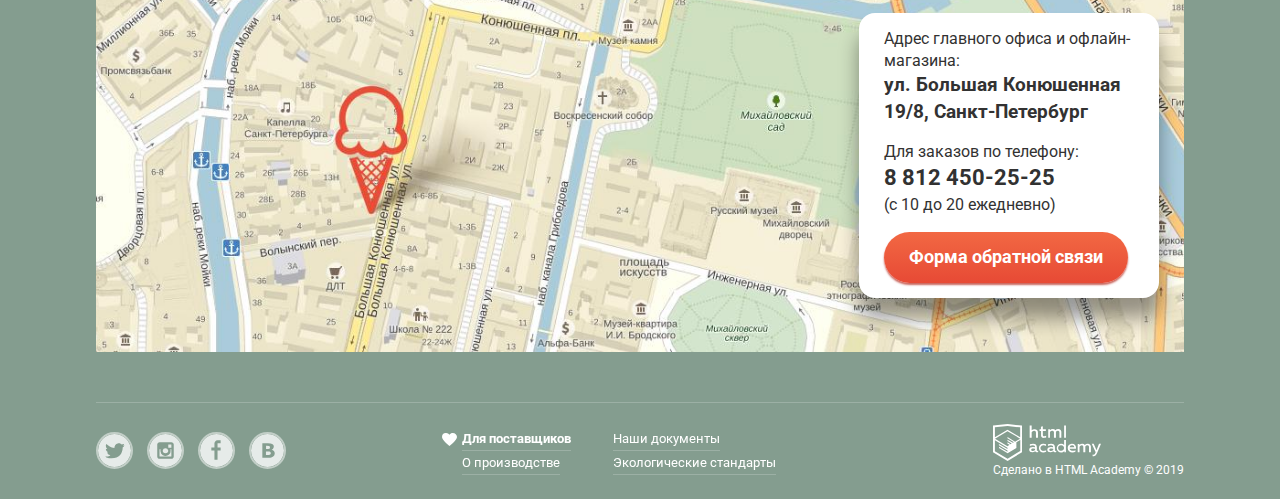
<file: gllacy/index.html>
<!DOCTYPE html><html class="slide1" lang="ru"><head><meta charset="UTF-8"><meta http-equiv="X-UA-Compatible" content="IE=edge"><meta name="viewport" content="width=device-width,initial-scale=1"><meta name="description" content="Магазин Глэйси — это онлайн- и офлайн-магазин по продаже мороженого собственного производства на развес"><title>Gllacy</title><link rel="icon" href="favicon.ico"><script defer="defer" src="index.js"></script><link href="style.css" rel="stylesheet"></head><body><header class="main-header"><a href="#"><img class="logo" src="[data-uri]" width="154" height="64" alt="Глейси"></a><button class="toggle" aria-label="Меню"><div class="toggle__line"> </div><div class="toggle__line"> </div><div class="toggle__line"> </div></button><nav class="main-menu"><ul class="main-menu__list"><li class="main-menu__item"> <button>Каталог </button><ul class="dropdown"><li class="dropdown__item">Новинки<a class="link" href="./catalog.html"></a></li><li class="dropdown__item">Сливочное<a class="link" href="./catalog.html"></a></li><li class="dropdown__item">Щербеты<a class="link" href="./catalog.html"></a></li><li class="dropdown__item">Фруктовый лед<a class="link" href="./catalog.html"></a></li><li class="dropdown__item">Мелорин<a class="link" href="./catalog.html"></a></li></ul></li><li class="main-menu__item"><a href="#">Доставка и оплата</a></li><li class="main-menu__item"><a href="#">О компании</a></li></ul></nav><div class="main-header__services"><button class="search btn_transparent" title="Поиск"><svg xmlns="http://www.w3.org/2000/svg" viewBox="0 0 17 17" width="17" height="17">
  <path d="m17 15.5-5.3-5.2A6.5 6.5 0 0 0 13 6.5 6.5 6.5 0 1 0 6.5 13a6.5 6.5 0 0 0 3.8-1.3l5.2 5.2 1.5-1.4zM6.5 11a4.5 4.5 0 1 1 0-9 4.5 4.5 0 0 1 0 9z"/>
</svg></button><div class="search__wrap"><input type="search" placeholder="Крем-брюле" tabindex="-1"></div><button class="login btn_transparent" title="Вход"><svg xmlns="http://www.w3.org/2000/svg" viewBox="0 0 21 19" width="21" height="19">
  <path d="m6 14.9 7-5.4-7-5.4v3H0V12h6z"/>
  <path d="M18 0H5a2 2 0 0 0-2 2v2h2V2h13v15H5v-2H3v2c0 1.1.9 2 2 2h13a2 2 0 0 0 2-2V2a2 2 0 0 0-2-2z"/>
</svg>
Вход</button><div class="login__wrap"><form class="login__form" action="submit"><ul class="login__list"> <li class="login__item"><label class="hidden" for="email">Email</label><input id="email" type="email" placeholder="email@example.com" tabindex="-1" required></li><li class="login__item"> <label class="hidden" for="password">Пароль</label><input id="password" type="password" placeholder="******" tabindex="-1" autocomplete="new-password" required></li></ul></form><div class="login__info"><button class="btn_medium" tabindex="-1">Войти</button></div><div class="login__service"><a href="#" tabindex="-1">Забыли пароль?</a><br><a href="№" tabindex="-1">Новая регистрация</a></div></div><button class="cart btn_transparent" title="Корзина"><svg xmlns="http://www.w3.org/2000/svg" viewBox="0 0 21 20" width="21" height="20">
  <path d="m5.7 2-.3-2H0v2h3.6l1.5 13h14l1.7-13H5.7zm11.7 11H6.9L6 4h12.6l-1.1 9z"/>
  <circle cx="7" cy="18" r="2"/>
  <circle cx="16" cy="18" r="2"/>
</svg>Пусто</button><table class="table cart__wrap"><tbody class="table__body"><tr class="row"><td class="row__delite"> <button class="btn" tabindex="-1"><img src="[data-uri]" width="11" height="11" alt="Удалить" loading="lazy"></button></td><td class="row__image"><picture> </picture><source type="image/webp" srcset="public/ice1.webp, public/ice1-2x.webp 2x"><img src="public/ice1.jpg" srcset="../../images/ice1-2x.jpg 2x" width="33" height="33" alt="" loading="lazy"></td><td class="row__title">Пломбир с апельсиновым джемом</td><td class="row__amount">1,5 кг х <span>200 руб.</span></td><td class="row__summary">300 руб.</td></tr><tr class="row"><td class="row__delite"> <button class="btn" tabindex="-1"><img src="[data-uri]" width="11" height="11" alt="Удалить" loading="lazy"></button></td><td class="row__image"><picture> </picture><source type="image/webp" srcset="public/ice2.webp, public/ice2-2x.webp 2x"><img src="public/ice2.jpg" srcset="../../images/ice2-2x.jpg 2x" width="33" height="33" alt="" loading="lazy"></td><td class="row__title">Пломбир с апельсиновым джемом</td><td class="row__amount">1,5 кг х <span>200 руб.</span></td><td class="row__summary">300 руб.</td></tr></tbody><tfoot class="table__foot"><tr><td class="table__total" colspan="5">Итого: 600 руб.</td></tr><tr><td colspan="5"><button class="btn_medium" tabindex="-1">Оформить заказ</button></td></tr></tfoot></table></div><div class="main-header__info"><p>С 10 до 20, ежедневно</p><a href="tel:+88124502525">8 812 450-25-25</a></div></header><h1 class="hidden">Магазин мороженого собственного производства Глэйси</h1><main><section class="promo"><h2 class="hidden">Предложения</h2><p class="promo__text"> Крем-брюле и пломбир <br>с малиновым джемом</p><p class="promo__text"> Шоколадный пломбир<br>и лимонный сорбет </p><p class="promo__text"> Пломбир с помадкой<br>и клубничный щербет</p><ul class="thumb" aria-label="Переключить слайды" role="radiogroup"><li><button class="thumb__item slider" id="btn1" title="Слайд 1" role="radio" aria-checked="true" data-slide="slide1"> </button></li><li><button class="thumb__item" id="btn2" title="Слайд 2" role="radio" data-slide="slide2"> </button></li><li><button class="thumb__item" id="btn3" title="Слайд 3" role="radio" data-slide="slide3"> </button></li></ul><button class="btn_large">Давайте оба!</button></section><section class="banner"><h2 class="hidden">Акции</h2><div class="banner__card"><h3 class="banner__text">Малинка даром!</h3><p class="banner__description">При покупке 2 кг любого фруктового мороженого, добавим в ваш заказ банку малинового варенья бесплатно.</p><button class="btn_medium">Хочу варенье!</button></div><div class="banner__card"><h3 class="banner__text">Шоколадки даром!</h3><p class="banner__description">При покупке 2 кг пломбира, добавим в ваш заказ упаковку вкуснейшей шоколадной присыпки совершенно бесплатно.</p><button class="btn_medium">Хочу шоколадки!</button></div></section><section class="catalog"> <h2 class="hidden">Каталог</h2><ul class="catalog__list"><li class="catalog__card"> <picture> <source type="image/webp" srcset="public/ice1.webp, public/ice1-2x.webp 2x"><img class="catalog__image" src="public/ice1.jpg" srcset="../../images/ice1-2x.jpg 2x" width="267" height="267" alt="" loading="lazy"></picture><p class="catalog__price">310 &#8381;<span>/кг </span></p><h3 class="catalog__title">Сливочное с апельсиновым джемом и цитрусовой стружкой</h3><a class="link" href="#" title="Сливочное с апельсиновым джемом и цитрусовой стружкой"> </a></li><li class="catalog__card"> <picture> <source type="image/webp" srcset="public/ice2.webp, public/ice2-2x.webp 2x"><img class="catalog__image" src="public/ice2.jpg" srcset="../../images/ice2-2x.jpg 2x" width="267" height="267" alt="" loading="lazy"></picture><p class="catalog__price">310 &#8381;<span>/кг </span></p><h3 class="catalog__title">Сливочно-кофейное с кусочками шоколада</h3><a class="link" href="#" title="Сливочно-кофейное с кусочками шоколада"> </a></li><li class="catalog__card"> <picture> <source type="image/webp" srcset="public/ice3.webp, public/ice3-2x.webp 2x"><img class="catalog__image" src="public/ice3.jpg" srcset="../../images/ice3-2x.jpg 2x" width="267" height="267" alt="" loading="lazy"></picture><p class="catalog__price">310 &#8381;<span>/кг </span></p><h3 class="catalog__title">Сливочно-клубничное с присыпкой из белого шоколада</h3><a class="link" href="#" title="Сливочно-клубничное с присыпкой из белого шоколада"> </a></li><li class="catalog__card"> <picture> <source type="image/webp" srcset="public/ice4.webp, public/ice4-2x.webp 2x"><img class="catalog__image" src="public/ice4.jpg" srcset="../../images/ice4-2x.jpg 2x" width="267" height="267" alt="" loading="lazy"></picture><p class="catalog__price">310 &#8381;<span>/кг </span></p><h3 class="catalog__title">Сливочное крем-брюле с карамельной подливкой</h3><a class="link" href="#" title="Сливочное крем-брюле с карамельной подливкой"> </a></li></ul></section><section class="about"><h2 class="hidden">О нас</h2><p class="about__title"> Магазин Глэйси — это онлайн- и офлайн-магазин по продаже мороженого собственного<br>производства на развес</p><ul class="about__list"><li class="about__item"><p>Все наше мороженое изготавливается на собственном производстве, с использованием современного оборудования и проверенных временем технологий.</p></li><li class="about__item"><p>Для приготовления мороженого используются настоящие сливки и молоко высочайшего качества. Все дополнительные ингредиенты и добавки произведены из натурального, экологически чистого сырья. </p></li><li class="about__item"><p>Закупка ингредиентов  производится только у проверенных фермерских хозяйств и компаний, с которыми нас связывает долговременное сотрудничество.</p></li><li class="about__item"><p> Доставка нашего мороженого до заказчиков осуществляется в специальном термопаке, который не дает мороженому растаять в пути и позволяет сохранить превосходный вкус.</p></li></ul></section><section class="blog"><h2 class="hidden">Блог</h2><ul class="blog__list"><li class="blog__item"><article class="blog__card"><p class="blog__card__new">Новое в нашем блоге</p><h3 class="blog__card__title"> 10 способов сервировки <br>фруктовых щербетов <br>к столу</h3></article><a class="link" href="#" title="10 способов сервировки фруктовых щербетов к столу"> </a></li><li class="blog__item"><form class="blog__subscribe"> <p>Подпишитесь на нашу сладкую рассылку и будете всегда в курсе всего самого вкусного, что у нас происходит. Обещаем не спамить и не слать всякой ненужной ерунды. Честно =) </p><label class="hidden" for="mailing">Ваш email</label><input id="mailing" type="email" placeholder="email@example.com"><button class="btn_medium" type="submit">Отправить</button></form></li></ul></section><section class="map"><h2 class="hidden">Карта</h2><div class="map__info"><div class="map__address"><p>Адрес главного офиса и офлайн-магазина:</p><address>ул. Большая Конюшенная 19/8, Санкт-Петербург</address></div><div class="map__tel"><p>Для заказов по телефону:</p><a href="tel:+">8 812 450-25-25</a><p>(с 10 до 20 ежедневно)</p></div><button class="btn_medium request">Форма обратной связи</button></div></section><section class="request__wrap"><h2 class="hidden">Свяжитесь с нами</h2><button class="close" tabindex="-1"><img src="[data-uri]" alt="Закрыть" loading="lazy"></button><form><fieldset><legend class="title">Мы обязательно вам ответим!</legend><ul class="request__list"> <li class="request__item"> <label class="hidden" for="req_name">Имя Фамилия</label><input id="req_name" type="text" placeholder="Имя Фамилия" tabindex="-1" required></li><li class="request__item"> <label class="hidden" for="req_email">E-mail</label><input id="req_email" type="email" placeholder="email@example.com" tabindex="-1" required></li><li class="request__item"> <label class="hidden" for="req_message">Сообщение</label><textarea id="req_message" cols="50" rows="5" placeholder="В свободной форме" tabindex="-1" required> </textarea></li></ul></fieldset><button class="btn_medium" tabindex="-1">Отправить</button></form></section><div class="fade"></div></main><footer class="main-footer"><ul class="social"> <li class="social__item"> <a href="#"><img src="[data-uri]" width="37" height="37" alt="Twitter" loading="lazy"></a></li><li class="social__item"> <a href="#"><img src="[data-uri]" width="37" height="37" alt="Instagram" loading="lazy"></a></li><li class="social__item"> <a href="#"><img src="[data-uri]" width="37" height="37" alt="Facebook" loading="lazy"></a></li><li class="social__item"> <a href="#"><img src="[data-uri]" width="37" height="37" alt="Vkontakte" loading="lazy"></a></li></ul><ul class="main-footer__list"><li class="main-footer__item">Для поставщиков<a class="link" href="#" title="Для поставщиков"></a></li><li class="main-footer__item">О производстве<a class="link" href="#" title="О производстве"></a></li><li class="main-footer__item">Наши документы<a class="link" href="#" title="Наши документы"></a></li><li class="main-footer__item">Экологические стандарты<a class="link" href="#" title="Экологические стандарты"></a></li></ul><div class="copyright"><img src="[data-uri]" width="108" height="39" alt="HTML Academy" loading="lazy"><p>Сделано в HTML Academy &#169; 2019</p></div></footer></body></html>
</file>
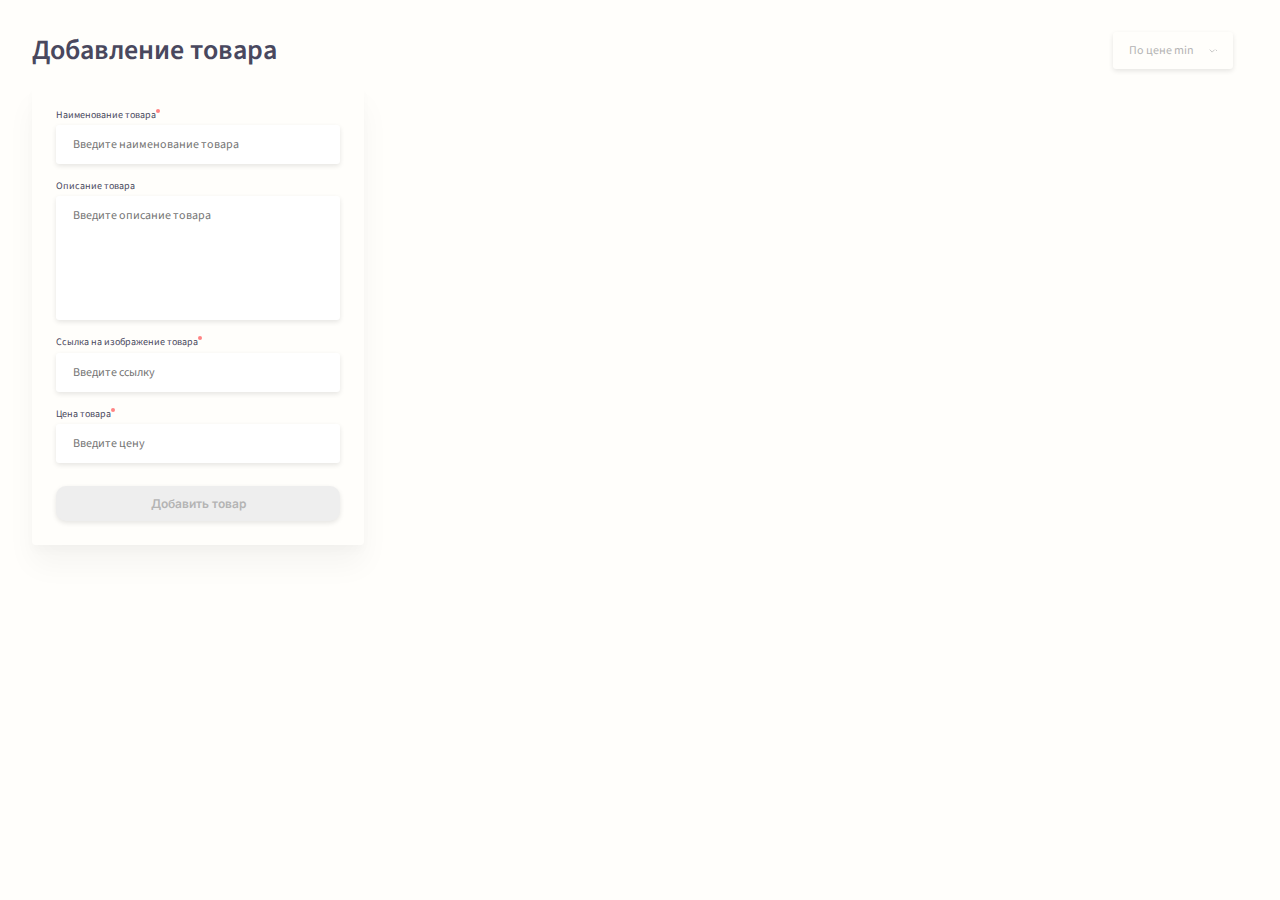
<file: idaproject_test/index.html>
<!doctype html><html lang=""><head><meta charset="utf-8"><meta http-equiv="X-UA-Compatible" content="IE=edge"><meta name="viewport" content="width=device-width,initial-scale=1"><link rel="icon" href="/idaproject_test/favicon.ico"><title>idaproject_test</title><script defer="defer" src="/idaproject_test/js/chunk-vendors.9dfc75be.js"></script><script defer="defer" src="/idaproject_test/js/app.bf1a66af.js"></script><link href="/idaproject_test/css/app.cf624ef7.css" rel="stylesheet"></head><body><noscript><strong>We're sorry but idaproject_test doesn't work properly without JavaScript enabled. Please enable it to continue.</strong></noscript><div id="app"></div></body></html>
</file>
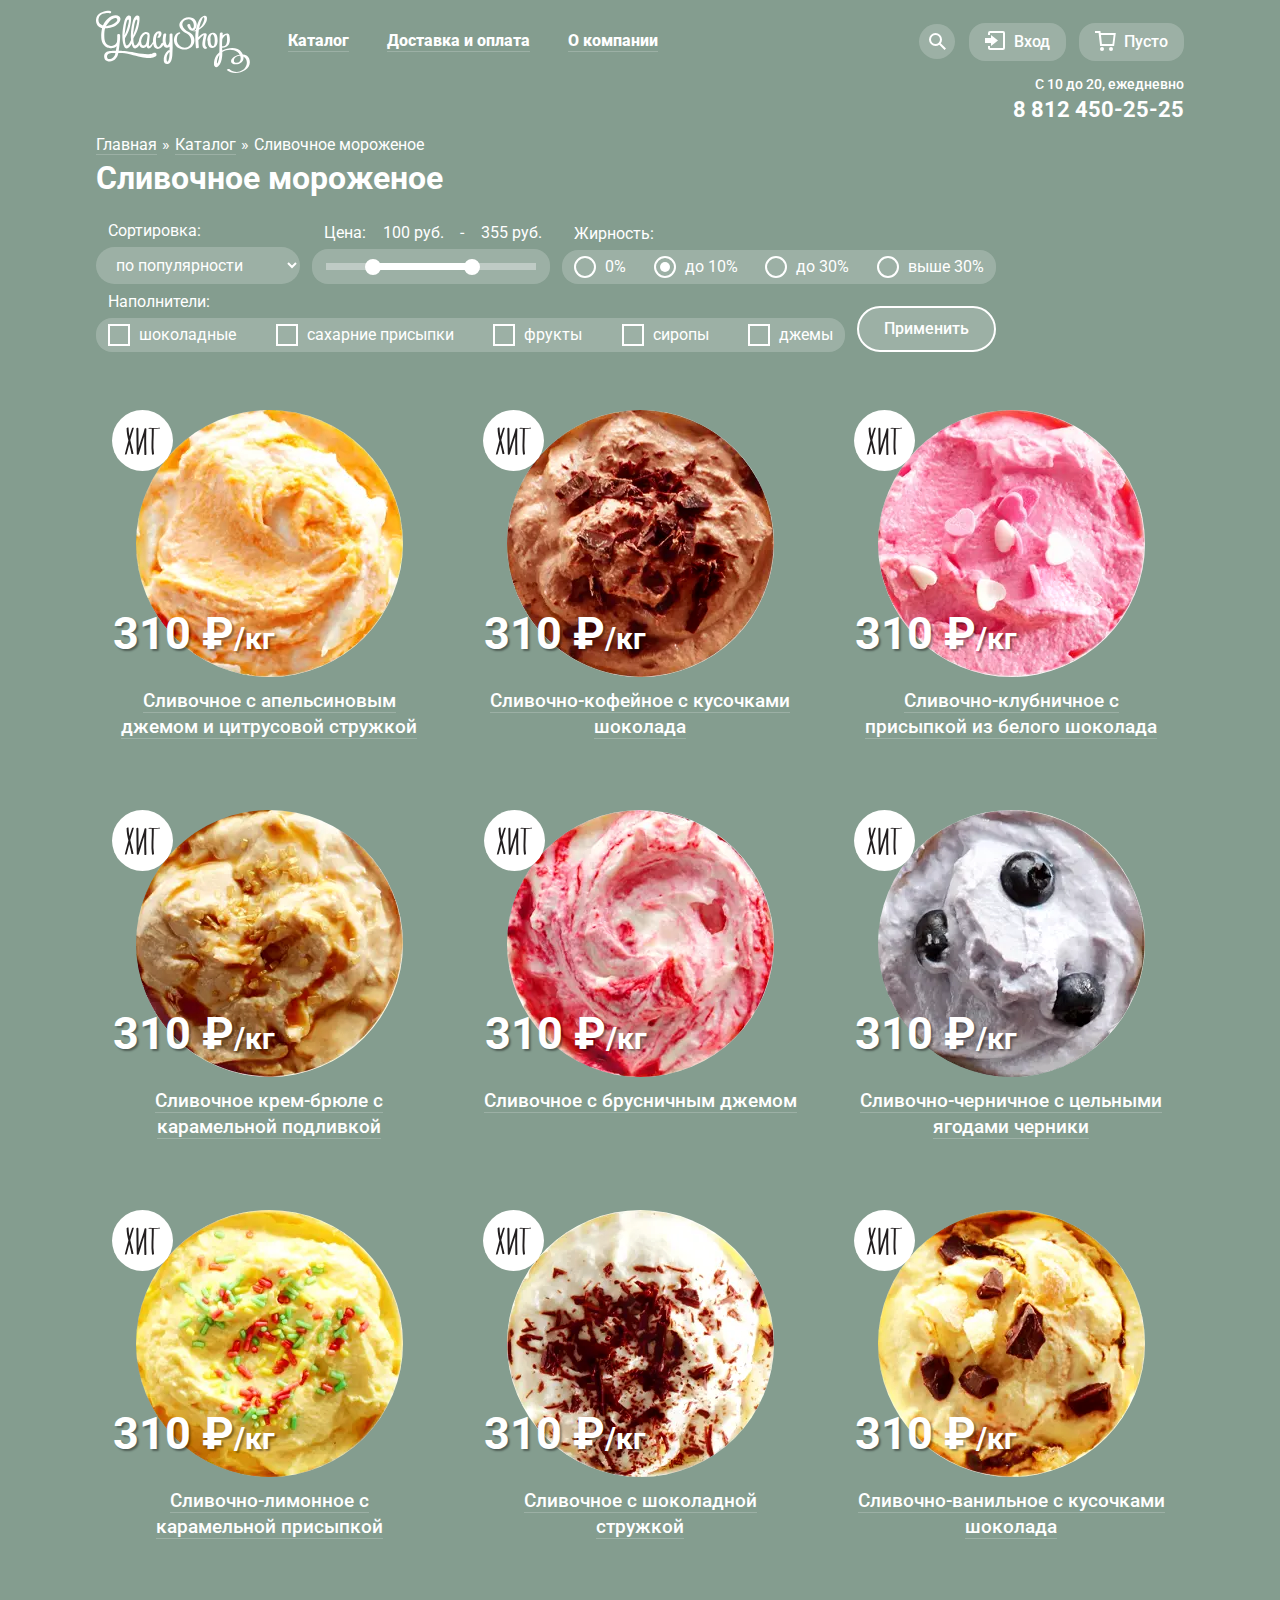
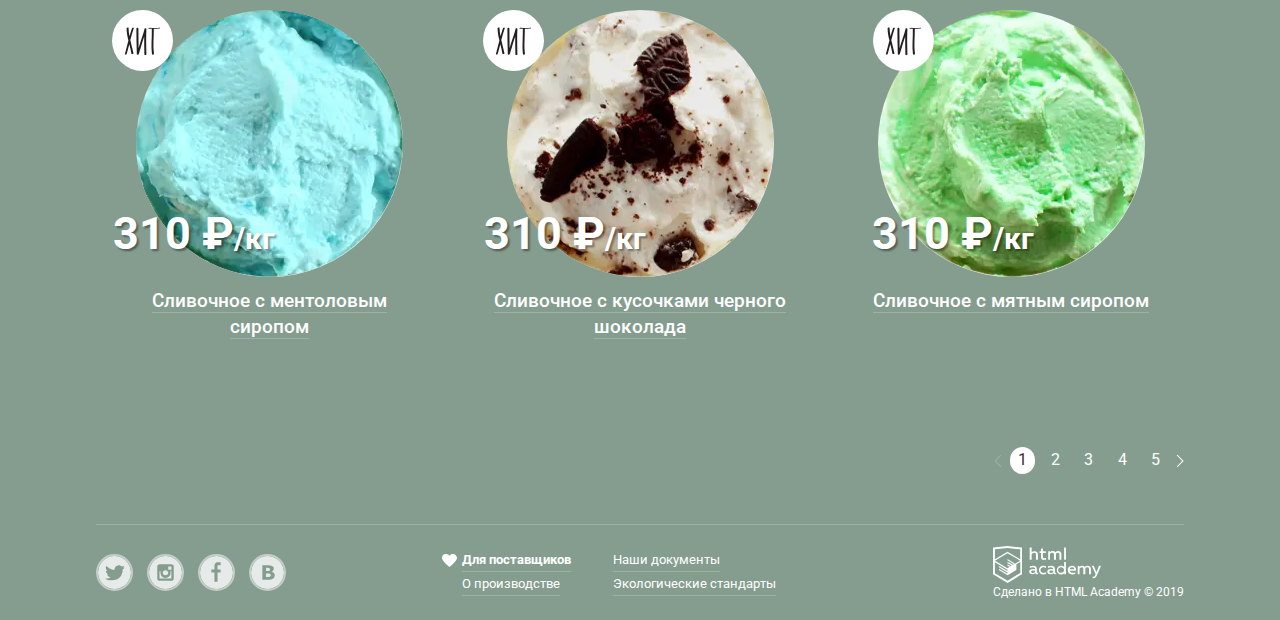
<file: gllacy/catalog.html>
<!DOCTYPE html><html lang="en"><head><meta charset="UTF-8"><meta http-equiv="X-UA-Compatible" content="IE=edge"><meta name="viewport" content="width=device-width,initial-scale=1"><meta name="description" content="Магазин Глэйси — это онлайн- и офлайн-магазин по продаже мороженого собственного производства на развес"><title>Gllacy</title><link rel="icon" href="favicon.ico"><script defer="defer" src="catalog.js"></script><link href="style.css" rel="stylesheet"></head><body> <header class="main-header"><a href="#"><img class="logo" src="[data-uri]" width="154" height="64" alt="Глейси"></a><button class="toggle" aria-label="Меню"><div class="toggle__line"> </div><div class="toggle__line"> </div><div class="toggle__line"> </div></button><nav class="main-menu"><ul class="main-menu__list"><li class="main-menu__item"> <button>Каталог </button><ul class="dropdown"><li class="dropdown__item">Новинки<a class="link" href="./catalog.html"></a></li><li class="dropdown__item">Сливочное<a class="link" href="./catalog.html"></a></li><li class="dropdown__item">Щербеты<a class="link" href="./catalog.html"></a></li><li class="dropdown__item">Фруктовый лед<a class="link" href="./catalog.html"></a></li><li class="dropdown__item">Мелорин<a class="link" href="./catalog.html"></a></li></ul></li><li class="main-menu__item"><a href="#">Доставка и оплата</a></li><li class="main-menu__item"><a href="#">О компании</a></li></ul></nav><div class="main-header__services"><button class="search btn_transparent" title="Поиск"><svg xmlns="http://www.w3.org/2000/svg" viewBox="0 0 17 17" width="17" height="17">
  <path d="m17 15.5-5.3-5.2A6.5 6.5 0 0 0 13 6.5 6.5 6.5 0 1 0 6.5 13a6.5 6.5 0 0 0 3.8-1.3l5.2 5.2 1.5-1.4zM6.5 11a4.5 4.5 0 1 1 0-9 4.5 4.5 0 0 1 0 9z"/>
</svg></button><div class="search__wrap"><input type="search" placeholder="Крем-брюле" tabindex="-1"></div><button class="login btn_transparent" title="Вход"><svg xmlns="http://www.w3.org/2000/svg" viewBox="0 0 21 19" width="21" height="19">
  <path d="m6 14.9 7-5.4-7-5.4v3H0V12h6z"/>
  <path d="M18 0H5a2 2 0 0 0-2 2v2h2V2h13v15H5v-2H3v2c0 1.1.9 2 2 2h13a2 2 0 0 0 2-2V2a2 2 0 0 0-2-2z"/>
</svg>
Вход</button><div class="login__wrap"><form class="login__form" action="submit"><ul class="login__list"> <li class="login__item"><label class="hidden" for="email">Email</label><input id="email" type="email" placeholder="email@example.com" tabindex="-1" required></li><li class="login__item"> <label class="hidden" for="password">Пароль</label><input id="password" type="password" placeholder="******" tabindex="-1" autocomplete="new-password" required></li></ul></form><div class="login__info"><button class="btn_medium" tabindex="-1">Войти</button></div><div class="login__service"><a href="#" tabindex="-1">Забыли пароль?</a><br><a href="№" tabindex="-1">Новая регистрация</a></div></div><button class="cart btn_transparent" title="Корзина"><svg xmlns="http://www.w3.org/2000/svg" viewBox="0 0 21 20" width="21" height="20">
  <path d="m5.7 2-.3-2H0v2h3.6l1.5 13h14l1.7-13H5.7zm11.7 11H6.9L6 4h12.6l-1.1 9z"/>
  <circle cx="7" cy="18" r="2"/>
  <circle cx="16" cy="18" r="2"/>
</svg>Пусто</button><table class="table cart__wrap"><tbody class="table__body"><tr class="row"><td class="row__delite"> <button class="btn" tabindex="-1"><img src="[data-uri]" width="11" height="11" alt="Удалить" loading="lazy"></button></td><td class="row__image"><picture> </picture><source type="image/webp" srcset="public/ice1.webp, public/ice1-2x.webp 2x"><img src="public/ice1.jpg" srcset="../../images/ice1-2x.jpg 2x" width="33" height="33" alt="" loading="lazy"></td><td class="row__title">Пломбир с апельсиновым джемом</td><td class="row__amount">1,5 кг х <span>200 руб.</span></td><td class="row__summary">300 руб.</td></tr><tr class="row"><td class="row__delite"> <button class="btn" tabindex="-1"><img src="[data-uri]" width="11" height="11" alt="Удалить" loading="lazy"></button></td><td class="row__image"><picture> </picture><source type="image/webp" srcset="public/ice2.webp, public/ice2-2x.webp 2x"><img src="public/ice2.jpg" srcset="../../images/ice2-2x.jpg 2x" width="33" height="33" alt="" loading="lazy"></td><td class="row__title">Пломбир с апельсиновым джемом</td><td class="row__amount">1,5 кг х <span>200 руб.</span></td><td class="row__summary">300 руб.</td></tr></tbody><tfoot class="table__foot"><tr><td class="table__total" colspan="5">Итого: 600 руб.</td></tr><tr><td colspan="5"><button class="btn_medium" tabindex="-1">Оформить заказ</button></td></tr></tfoot></table></div><div class="main-header__info"><p>С 10 до 20, ежедневно</p><a href="tel:+88124502525">8 812 450-25-25</a></div></header><h1 class="hidden">Магазин мороженого собственного производства Глэйси</h1><main> <section class="filters"><ul class="crumbs"><li class="crumbs__item"><a href="#">Главная</a></li><li class="crumbs__item"><a href="./catalog.html">Каталог</a></li><li class="crumbs__item">Сливочное мороженое</li></ul><h2 class="title">Сливочное мороженое</h2><form class="filters__form"><div class="sort"><label class="sort__title" for="sort">Сортировка:</label><select id="sort"><option value="popular">по популярности</option><option value="cheap">сначала недорогие</option><option value="expensive">сначала дорогие</option><option value="fatness">по жирности</option></select></div><div class="price" style="--price-min: 100; --price-max: 355; --min: 0; --max: 500"><label class="price__title">Цена: </label><output class="output-min" id="output-min" for="price-min" style="--current: var(--price-min)"></output>-<output id="output-max" for="price-max" style="--current: var(--price-max)"></output><div class="price__range"><label class="hidden" for="price-min">Минимальная цена </label><input class="price__min" id="price-min" type="range" min="0" max="500" value="100"><label class="hidden" for="price-max">Максимальная цена</label><input class="price__max" id="price-max" type="range" min="0" max="500" value="355"></div></div><fieldset class="fatness"> <legend class="fatness__title">Жирность:</legend><ul class="fatness__list"> <li class="fatness__item"><input id="zero" type="radio" name="fatness"><label for="zero">0%</label></li><li class="fatness__item"> <input id="toTen" type="radio" name="fatness" checked="checked"><label for="toTen">до 10%</label></li><li class="fatness__item"> <input id="toThirty" type="radio" name="fatness"><label for="toThirty">до 30%</label></li><li class="fatness__item"> <input id="upThirty" type="radio" name="fatness"><label for="upThirty">выше 30%</label></li></ul></fieldset><fieldset class="topping"> <legend class="topping__title">Наполнители:</legend><ul class="topping__list"><li class="topping__item"> <input id="choko" type="checkbox" name="topping"><label for="choko">шоколадные</label></li><li class="topping__item"> <input id="sugar" type="checkbox" name="topping"><label for="sugar">сахарние присыпки</label></li><li class="topping__item"> <input id="fruit" type="checkbox" name="topping"><label for="fruit">фрукты</label></li><li class="topping__item"> <input id="syrop" type="checkbox" name="topping"><label for="syrop">сиропы</label></li><li class="topping__item"> <input id="jam" type="checkbox" name="topping"><label for="jam">джемы  </label></li></ul></fieldset><button class="btn_bd">Применить</button></form></section><section class="catalog"><ul class="catalog__list"><li class="catalog__card"><p class="catalog__price">310 &#8381;<span>/кг </span></p><picture> <source type="image/webp" srcset="public/ice1.webp, public/ice1-2x.webp 2x"><img class="catalog__image" src="public/ice1.jpg" srcset="../../images/ice1-2x.jpg 2x" width="267" height="267" alt="Сливочное с апельсиновым джемом и цитрусовой стружкой" loading="lazy"></picture><h3 class="catalog__title">Сливочное с апельсиновым джемом и цитрусовой стружкой</h3><a class="link" href="#" title="Сливочное с апельсиновым джемом и цитрусовой стружкой"> </a></li><li class="catalog__card"><p class="catalog__price">310 &#8381;<span>/кг </span></p><picture> <source type="image/webp" srcset="public/ice2.webp, public/ice2-2x.webp 2x"><img class="catalog__image" src="public/ice2.jpg" srcset="../../images/ice2-2x.jpg 2x" width="267" height="267" alt="Сливочно-кофейное с кусочками шоколада" loading="lazy"></picture><h3 class="catalog__title">Сливочно-кофейное с кусочками шоколада</h3><a class="link" href="#" title="Сливочно-кофейное с кусочками шоколада"> </a></li><li class="catalog__card"><p class="catalog__price">310 &#8381;<span>/кг </span></p><picture> <source type="image/webp" srcset="public/ice3.webp, public/ice3-2x.webp 2x"><img class="catalog__image" src="public/ice3.jpg" srcset="../../images/ice3-2x.jpg 2x" width="267" height="267" alt="Сливочно-клубничное с присыпкой из белого шоколада" loading="lazy"></picture><h3 class="catalog__title">Сливочно-клубничное с присыпкой из белого шоколада</h3><a class="link" href="#" title="Сливочно-клубничное с присыпкой из белого шоколада"> </a></li><li class="catalog__card"><p class="catalog__price">310 &#8381;<span>/кг </span></p><picture> <source type="image/webp" srcset="public/ice4.webp, public/ice4-2x.webp 2x"><img class="catalog__image" src="public/ice4.jpg" srcset="../../images/ice4-2x.jpg 2x" width="267" height="267" alt="Сливочное крем-брюле с карамельной подливкой" loading="lazy"></picture><h3 class="catalog__title">Сливочное крем-брюле с карамельной подливкой</h3><a class="link" href="#" title="Сливочное крем-брюле с карамельной подливкой"> </a></li><li class="catalog__card"><p class="catalog__price">310 &#8381;<span>/кг </span></p><picture> <source type="image/webp" srcset="public/ice5.webp, public/ice5-2x.webp 2x"><img class="catalog__image" src="public/ice5.jpg" srcset="../../images/ice5-2x.jpg 2x" width="267" height="267" alt="Сливочное с брусничным джемом" loading="lazy"></picture><h3 class="catalog__title">Сливочное с брусничным джемом</h3><a class="link" href="#" title="Сливочное с брусничным джемом"> </a></li><li class="catalog__card"><p class="catalog__price">310 &#8381;<span>/кг </span></p><picture> <source type="image/webp" srcset="[data-uri], public/ice6-2x.webp 2x"><img class="catalog__image" src="public/ice6.jpg" srcset="../../images/ice6-2x.jpg 2x" width="267" height="267" alt="Сливочно-черничное с цельными ягодами черники" loading="lazy"></picture><h3 class="catalog__title">Сливочно-черничное с цельными ягодами черники</h3><a class="link" href="#" title="Сливочно-черничное с цельными ягодами черники"> </a></li><li class="catalog__card"><p class="catalog__price">310 &#8381;<span>/кг </span></p><picture> <source type="image/webp" srcset="public/ice7.webp, public/ice7-2x.webp 2x"><img class="catalog__image" src="public/ice7.jpg" srcset="../../images/ice7-2x.jpg 2x" width="267" height="267" alt="Сливочно-лимонное с карамельной присыпкой" loading="lazy"></picture><h3 class="catalog__title">Сливочно-лимонное с карамельной присыпкой</h3><a class="link" href="#" title="Сливочно-лимонное с карамельной присыпкой"> </a></li><li class="catalog__card"><p class="catalog__price">310 &#8381;<span>/кг </span></p><picture> <source type="image/webp" srcset="public/ice8.webp, public/ice8-2x.webp 2x"><img class="catalog__image" src="public/ice8.jpg" srcset="../../images/ice8-2x.jpg 2x" width="267" height="267" alt="Сливочное с шоколадной стружкой" loading="lazy"></picture><h3 class="catalog__title">Сливочное с шоколадной стружкой</h3><a class="link" href="#" title="Сливочное с шоколадной стружкой"> </a></li><li class="catalog__card"><p class="catalog__price">310 &#8381;<span>/кг </span></p><picture> <source type="image/webp" srcset="public/ice9.webp, public/ice9-2x.webp 2x"><img class="catalog__image" src="public/ice9.jpg" srcset="../../images/ice9-2x.jpg 2x" width="267" height="267" alt="Сливочно-ванильное с кусочками шоколада" loading="lazy"></picture><h3 class="catalog__title">Сливочно-ванильное с кусочками шоколада</h3><a class="link" href="#" title="Сливочно-ванильное с кусочками шоколада"> </a></li><li class="catalog__card"><p class="catalog__price">310 &#8381;<span>/кг </span></p><picture> <source type="image/webp" srcset="[data-uri], public/ice10-2x.webp 2x"><img class="catalog__image" src="public/ice10.jpg" srcset="../../images/ice10-2x.jpg 2x" width="267" height="267" alt="Сливочноe с ментоловым сиропом" loading="lazy"></picture><h3 class="catalog__title">Сливочноe с ментоловым сиропом</h3><a class="link" href="#" title="Сливочноe с ментоловым сиропом"> </a></li><li class="catalog__card"><p class="catalog__price">310 &#8381;<span>/кг </span></p><picture> <source type="image/webp" srcset="public/ice11.webp, public/ice11-2x.webp 2x"><img class="catalog__image" src="public/ice11.jpg" srcset="../../images/ice11-2x.jpg 2x" width="267" height="267" alt="Сливочное с кусочками черного шоколада" loading="lazy"></picture><h3 class="catalog__title">Сливочное с кусочками черного шоколада</h3><a class="link" href="#" title="Сливочное с кусочками черного шоколада"> </a></li><li class="catalog__card"><p class="catalog__price">310 &#8381;<span>/кг </span></p><picture> <source type="image/webp" srcset="public/ice12.webp, public/ice12-2x.webp 2x"><img class="catalog__image" src="public/ice12.jpg" srcset="../../images/ice12-2x.jpg 2x" width="267" height="267" alt="Сливочное с мятным сиропом" loading="lazy"></picture><h3 class="catalog__title">Сливочное с мятным сиропом</h3><a class="link" href="#" title="Сливочное с мятным сиропом"> </a></li></ul><div class="pagination"><button class="prev"><img src="[data-uri]" alt="Назад" loading="lazy"></button><ul class="pagination__list"><li class="pagination__item active">1</li><li class="pagination__item">2</li><li class="pagination__item">3</li><li class="pagination__item">4</li><li class="pagination__item">5</li></ul><button class="next active"><img src="[data-uri]" alt="Вперед" loading="lazy"></button></div></section></main><footer class="main-footer"><ul class="social"> <li class="social__item"> <a href="#"><img src="[data-uri]" width="37" height="37" alt="Twitter" loading="lazy"></a></li><li class="social__item"> <a href="#"><img src="[data-uri]" width="37" height="37" alt="Instagram" loading="lazy"></a></li><li class="social__item"> <a href="#"><img src="[data-uri]" width="37" height="37" alt="Facebook" loading="lazy"></a></li><li class="social__item"> <a href="#"><img src="[data-uri]" width="37" height="37" alt="Vkontakte" loading="lazy"></a></li></ul><ul class="main-footer__list"><li class="main-footer__item">Для поставщиков<a class="link" href="#" title="Для поставщиков"></a></li><li class="main-footer__item">О производстве<a class="link" href="#" title="О производстве"></a></li><li class="main-footer__item">Наши документы<a class="link" href="#" title="Наши документы"></a></li><li class="main-footer__item">Экологические стандарты<a class="link" href="#" title="Экологические стандарты"></a></li></ul><div class="copyright"><img src="[data-uri]" width="108" height="39" alt="HTML Academy" loading="lazy"><p>Сделано в HTML Academy &#169; 2019</p></div></footer></body></html>
</file>
<file: style.css>
@import url(https://fonts.googleapis.com/css2?family=Raleway:wght@400;500;800&display=swap);
:root {
  --bg: #f5f9ff;
  --text: #000000;
  --aside: #d6e5fa;
  --link: #fffde0;
  --bar: #fdb59f;
  --inner-btm: inset -5px 5px 22px;
  --inner-top: inset 5px -5px 22px;
}

*,
*::before,
*::after {
  margin: 0;
  border: 0;
  padding: 0;
  box-sizing: border-box;
}
body {
  display: grid;
  grid-template-columns: 5fr 1fr;
  column-gap: 10%;
  color: var(--text);
  font-family: "Raleway", sans-serif;
  font-size: 18px;
  line-height: 1.5;
  -webkit-font-smoothing: antialiased;
  background-color: var(--bg);
  scrollbar-gutter: stable both-edges;
}
main {
  margin-top: 2em;
  padding-left: 10%;
}
ul,
ol {
  list-style: none;
}
a {
  color: inherit;
  text-decoration: none;
}
img,
picture,
video,
canvas,
svg {
  display: block;
  max-width: 100%;
}
p,
h1,
h2,
h3,
h4,
h5,
h6 {
  margin-bottom: 1em;
  overflow-wrap: break-word;
}
h1,
h2,
h3,
h4,
h5,
h6 {
  font-weight: 800;
}

.links {
  position: sticky;
  top: 1em;
  align-self: start;
  grid-column: 2 / 3;
  grid-row: 1 / 1;
  margin-top: 2em;
  padding: 1em 1em 1em 2em;
  background-color: var(--aside);
  box-shadow: var(--inner-top) #bccadc, var(--inner-btm) #f0ffff,
    var(--outer) #cadffb;
  border-top-left-radius: 2em;
  border-bottom-left-radius: 2em;
  font-weight: 500;
}
.portfolio + .portfolio {
  margin-top: 5em;
}
.portfolio__list {
  display: flex;
  flex-direction: column;
  row-gap: 2em;
}

.link {
  position: absolute;
  top: 0;
  right: 0;
  bottom: 0;
  left: 0;
  width: 100%;
  height: 100%;
  z-index: 10;
}
.bar {
  position: fixed;
  bottom: 0;
  left: 0;
  height: 0.5em;
  background-color: var(--bar);
}
.up {
  position: fixed;
  right: 2rem;
  bottom: 2rem;
  padding: 0.5rem;
  border-radius: 50%;
  background-color: #7492b3;
  cursor: pointer;
  transition: transform 0.5s ease, opacity 0.5s ease;
  transform: scale(0);
  opacity: 0.8;
}
.up svg {
  stroke: var(--link);
  stroke-width: 2;
  stroke-linecap: round;
  fill: transparent;
}
.up:hover {
  opacity: 1;
}
.social {
  display: flex;
  flex-direction: column;
  align-items: flex-start;
  row-gap: 0.5em;
}
.social__item {
  position: relative;
  width: max-content;
}
.social__item::before {
  content: "";
  position: absolute;
  inset: 50% -5% 0 -5%;
  background-color: var(--link);
  transform: scaleX(0);
  transform-origin: right;
  transition: transform 0.4s ease-in-out;
  z-index: -1;
}
.social__item:hover::before {
  transform: scaleX(1);
  transform-origin: left;
}
.card {
  position: relative;
  display: grid;
  grid-template-columns: 1fr 1fr;
  align-items: center;
  column-gap: 2em;
  padding: 2em;
  box-shadow: var(--inner-btm) #d8dbe0, var(--inner-top) #ffffff;
  border-radius: 2em;
  background: #f5f9ff;
}
@media (min-width: 2000px) {
  .card {
    grid-template-columns: 0.5fr 1fr;
  }
}
@media (max-width: 1060px) {
  .card {
    display: flex;
    flex-direction: column;
  }
}
@media (max-width: 700px) {
  body {
    display: flex;
    flex-direction: column;
  }
  main {
    padding: 0 5%;
  }
  .links {
    position: relative;
    border-radius: 2em;
    width: 95%;
    margin-left: 1em;
    z-index: 1;
  }
  .social {
    flex-direction: row;
    align-items: center;
    justify-content: space-around;
    flex-wrap: wrap;
    gap: 1em;
  }
}
@media (max-width: 500px) {
  .links {
    margin: 0 0.5em;
  }
}
.card__visual {
  grid-row: 1 / 3;
  transition: transform ease-in-out 0.4s;
}
.card__visual img {
  border-radius: 0.5em;
  object-fit: cover;
}
.card:hover .card__visual {
  transform: scale(1.05);
}
.cp_embed_wrapper {
  grid-row: 2 / 3;
  grid-column: 1 / 3;
}
</file>
<file: alef/assets/index.fbe480b4.css>
@import"https://fonts.googleapis.com/css2?family=Open+Sans:wght@400;600;700&display=swap";.gallery{position:relative}.gallery__list{position:absolute;top:var(--xl);left:var(--xl);display:flex;flex-direction:column;width:100%;max-width:10%;row-gap:var(--xs);z-index:1}@supports (aspect-ratio: 1/1.28){.gallery__main-img{aspect-ratio:1/1.28}}@supports (aspect-ratio: 1/1.28){.gallery__item{aspect-ratio:.769/1}}.gallery__item{position:relative;transition:transform .2s ease;cursor:pointer;background-repeat:no-repeat;background-size:cover}.gallery__item:nth-child(1){background-image:url(/alef/assets/thumb1.89bc9637.jpg)}.gallery__item:nth-child(2){background-image:url(/alef/assets/thumb2.f4cb031d.jpg)}.gallery__item:nth-child(3){background-image:url(/alef/assets/thumb3.8a18c653.jpg)}.gallery__item:nth-child(4){background-image:url([data-uri])}.gallery__item:nth-child(5){background-image:url([data-uri])}.gallery__item:before{position:absolute;content:"";top:0;left:0;display:block;width:100%;height:100%;background-color:var(--bg);opacity:.3;transition:opacity .2s ease}@media (hover: hover){.gallery__item:hover{transform:scale(1.1)}.gallery__item:hover:before{opacity:0}}.modal[data-v-d9ed7f92]{position:fixed;bottom:var(--normal);right:var(--normal);padding:var(--normal) var(--midi);background-color:var(--text);color:var(--bg);border:1px solid var(--text);box-shadow:var(--bottom-line);z-index:10}@media (max-width: 530px){.modal[data-v-d9ed7f92]{right:0}}.bold[data-v-d9ed7f92]{font-weight:600}.js_fade[data-v-d9ed7f92]{animation:fade-d9ed7f92 5s ease}@keyframes fade-d9ed7f92{0%{opacity:0}15%{opacity:1}80%{opacity:1}to{opacity:0}}.card[data-v-bd87c182]{display:grid;-ms-grid-columns:repeat(2,1fr);grid-template-columns:repeat(2,1fr)}@supports (column-gap: 10px){.card[data-v-bd87c182]{column-gap:var(--normal)}}.card__about[data-v-bd87c182]{padding:var(--xl) var(--large)}.card__desc[data-v-bd87c182]{display:flex;flex-direction:column;row-gap:var(--small);padding:var(--big)}@media (max-width: 750px){.card[data-v-bd87c182]{display:flex;flex-direction:column}}.title[data-v-bd87c182]{margin-bottom:calc(var(--xs) / 3);font-weight:600;font-size:18px;line-height:var(--lh_bg)}.article[data-v-bd87c182]{margin-bottom:var(--large);font-size:var(--small);line-height:var(--lh_bg);letter-spacing:var(--ls);color:var(--accent_dark)}.reviews[data-v-bd87c182]{display:flex;align-items:baseline}.reviews__title[data-v-bd87c182]{margin-right:var(--small);font-size:var(--normal);font-weight:400;line-height:var(--lh_lg);letter-spacing:var(--ls)}.reviews__amount[data-v-bd87c182]{position:relative;line-height:var(--lh_lg);letter-spacing:var(--ls)}.reviews .arrow[data-v-bd87c182]{transition:transform .2s ease}@media (hover: hover){.reviews:hover .arrow[data-v-bd87c182]{transform:translate(50%) scale(1.2)}}.reviews[data-v-bd87c182]:active{color:var(--accent_dark)}.stars[data-v-bd87c182]{display:flex;margin-right:calc(var(--xs) / 2)}@supports (column-gap: 2px){.stars[data-v-bd87c182]{column-gap:2px}}.price[data-v-bd87c182]{display:flex;align-items:baseline;flex-wrap:wrap;padding:var(--large);letter-spacing:var(--ls)}@supports (column-gap: 14px){.price[data-v-bd87c182]{column-gap:var(--normal)}}.price__actual[data-v-bd87c182]{font-weight:700;font-size:var(--xl);line-height:var(--lh_nm)}.price__old[data-v-bd87c182]{position:relative;line-height:var(--lh_lg);text-decoration:line-through;color:var(--accent_dark)}.price .arrow[data-v-bd87c182]{transition:transform .2s ease}@media (hover: hover){.price:hover .arrow[data-v-bd87c182]{transform:translate(50%) scale(1.2)}}.price[data-v-bd87c182]:active{color:var(--accent_dark)}.sale[data-v-bd87c182]{display:flex;flex:0 0 100%;margin-top:var(--small)}@supports (column-gap: 10px){.sale[data-v-bd87c182]{column-gap:var(--xs)}}.sale__item[data-v-bd87c182]{width:max-content;padding:calc(var(--xs) / 2.5) calc(var(--normal) / 2);font-size:var(--small);line-height:var(--lh_bg);border:1px solid var(--text);text-transform:lowercase}.size[data-v-bd87c182]{display:flex;flex-direction:column;row-gap:var(--small);padding:var(--small) var(--large)}.size__input[data-v-bd87c182]{position:relative;width:100%;max-width:calc(var(--2xl) * 10);transition:var(--shadow_animation)}@media (hover: hover){.size__input[data-v-bd87c182]:hover{box-shadow:var(--box-shadow_active) var(--shadow_blue)}}.size__input select[data-v-bd87c182]{-webkit-appearance:none;appearance:none;padding:var(--xs) var(--xs);font-size:var(--normal);line-height:var(--lh_bg);letter-spacing:var(--ls);border:1px solid var(--text);color:var(--text)}.size__input[data-v-bd87c182]:after{content:"";position:absolute;width:var(--normal);height:var(--normal);top:50%;right:var(--xs);background-image:url(/alef/assets/stack.76981c92.svg#arrow);transform:rotate(90deg) translate(-50%,50%)}.link[data-v-bd87c182]{width:max-content;line-height:var(--lh_bg);text-decoration:underline;letter-spacing:var(--ls);transition:color .1s var(--sine),text-decoration-color .3s var(--sine)}@media (hover: hover){.link[data-v-bd87c182]:hover{text-decoration-color:transparent}}.link[data-v-bd87c182]:active{color:var(--blue)}.add[data-v-bd87c182]{display:flex;align-items:stretch;flex-wrap:wrap;padding:var(--2xl) 0 var(--2xl) var(--xl);border-bottom:.5px solid var(--accent_light)}.add__plus[data-v-bd87c182],.add__minus[data-v-bd87c182],.add__amount[data-v-bd87c182]{text-align:center;color:var(--text)}.add__plus[data-v-bd87c182],.add__minus[data-v-bd87c182]{width:calc(var(--large) * 2);height:calc(var(--large) * 2);transition:var(--shadow_animation),transform .15s ease}@media (hover: hover){.add__plus[data-v-bd87c182]:hover,.add__minus[data-v-bd87c182]:hover{box-shadow:var(--box-shadow_hover) var(--shadow_blue)}}.add__plus[data-v-bd87c182]:active,.add__minus[data-v-bd87c182]:active{transform:translateY(2px);box-shadow:var(--box-shadow_active) var(--shadow_blue)}.add__amount[data-v-bd87c182]{width:calc(var(--2xl) * 1.7);padding:var(--xs) 0;-webkit-appearance:textfield;appearance:textfield}.add__amount[data-v-bd87c182]:invalid{outline:1px solid var(--error)}.add .link[data-v-bd87c182]{flex:0 0 100%;margin-top:var(--xs)}@media (max-width: 950px){.add[data-v-bd87c182]{flex-wrap:wrap;row-gap:var(--midi)}.add__counter[data-v-bd87c182]{flex:0 0 100%}}.to-cart[data-v-bd87c182],.to-fav[data-v-bd87c182]{letter-spacing:var(--ls);color:var(--bg);background-color:var(--text);text-align:center;transition:var(--shadow_animation),transform .15s ease}@media (hover: hover){.to-cart[data-v-bd87c182]:not(:disabled):hover,.to-fav[data-v-bd87c182]:not(:disabled):hover{box-shadow:var(--box-shadow_hover) var(--shadow_blue)}}.to-cart[data-v-bd87c182]:not(:disabled):active,.to-fav[data-v-bd87c182]:not(:disabled):active{transform:translateY(2px);box-shadow:var(--box-shadow_active) var(--shadow_blue)}.to-cart[data-v-bd87c182]:disabled,.to-fav[data-v-bd87c182]:disabled{background-color:var(--accent_dark)}.to-cart[data-v-bd87c182]{margin-left:var(--small);padding:var(--small) calc(var(--normal) * 2)}@media (max-width: 950px){.to-cart[data-v-bd87c182]{margin-left:0}}.to-fav[data-v-bd87c182]{color:var(--bg);padding:var(--normal);margin-left:calc(var(--small) / 2)}.to-fav img[data-v-bd87c182]{filter:invert(100%)}.desc[data-v-bd87c182],.shipping[data-v-bd87c182],.payment[data-v-bd87c182]{display:flex;align-items:center;line-height:var(--lh_lg)}@supports (column-gap: 10px){.desc[data-v-bd87c182],.shipping[data-v-bd87c182],.payment[data-v-bd87c182]{column-gap:var(--xs)}}.desc[data-v-bd87c182]:before,.shipping[data-v-bd87c182]:before,.payment[data-v-bd87c182]:before{width:var(--midi);height:var(--midi)}.desc[data-v-bd87c182]:before{content:url(/alef/assets/stack.76981c92.svg#closes)}.shipping[data-v-bd87c182]:before{content:url(/alef/assets/stack.76981c92.svg#clock)}.payment[data-v-bd87c182]:before{height:var(--xs);content:url(/alef/assets/stack.76981c92.svg#pay)}.more[data-v-bd87c182]{grid-column:span 2;margin:var(--2xl) auto;text-align:center}.footer[data-v-d85bfec2]{margin:calc(var(--normal) * 11) 0 calc(var(--2xl) * 2);display:grid;-ms-grid-columns:.7fr .7fr 1fr;grid-template-columns:.7fr .7fr 1fr;padding:0 calc(var(--2xl) * 4.1)}@supports (column-gap: 38px){.footer[data-v-d85bfec2]{column-gap:var(--2xl)}}.footer__list[data-v-d85bfec2]{display:flex;flex-direction:column;row-gap:8px}.footer__title[data-v-d85bfec2],.footer__item[data-v-d85bfec2]{letter-spacing:var(--ls)}.footer__title[data-v-d85bfec2]{margin-bottom:var(--xs);font-size:var(--midi);line-height:var(--lh_lg);text-transform:uppercase}.footer__item[data-v-d85bfec2]{position:relative;width:max-content;font-size:var(--normal);line-height:var(--lh_bg)}.footer__item[data-v-d85bfec2]:before{content:"";position:absolute;inset:95% 0% 0 0%;background-color:var(--text);transform:scaleX(0);transform-origin:right;transition:transform .4s ease-in-out;z-index:-1}@media (hover: hover){.footer__item[data-v-d85bfec2]:hover:before{transform:scaleX(1);transform-origin:left}}.footer__item[data-v-d85bfec2]:active{color:var(--blue)}.footer__item[data-v-d85bfec2]:active:before{background-color:currentColor}@media (max-width: 950px){.footer[data-v-d85bfec2]{display:flex;flex-wrap:wrap;row-gap:var(--2xl);padding:var(--big);margin:var(--2xl) auto}.footer__title[data-v-d85bfec2]{max-width:60%}}.field[data-v-d85bfec2]{display:flex;flex-wrap:wrap;row-gap:var(--2xl)}.field__input[data-v-d85bfec2]{position:relative;flex:0 0 100%}.email[data-v-d85bfec2]{position:relative;margin-top:var(--normal);width:100%;padding:var(--small) var(--midi);font-size:var(--normal);line-height:var(--large);letter-spacing:var(--ls);border-bottom:1px solid var(--accent_light)}.email__error[data-v-d85bfec2]{position:absolute;font-size:var(--xs);color:red;opacity:0}.email[data-v-d85bfec2]:invalid{outline:1px solid red}.email:invalid+.email__error[data-v-d85bfec2]{opacity:1}.reset[data-v-d85bfec2]{position:absolute;width:var(--midi);height:var(--midi);right:0;top:50%;transform:translate(-80%);background-image:url(/alef/assets/stack.76981c92.svg#close);transition:filter .3s ease-in-out}@media (hover: hover){.reset[data-v-d85bfec2]:hover{filter:brightness(0)}}.reset[data-v-d85bfec2]:focus{filter:brightness(0)}.reset[data-v-d85bfec2]:active{box-shadow:var(--box-shadow_active) var(--shadow_blue)}.subscribe[data-v-d85bfec2]{padding:calc(var(--midi) / 2) calc(2 * var(--normal));font-size:var(--normal);line-height:var(--lh_lg);letter-spacing:var(--ls);border:1px solid var(--text);margin-left:auto;color:var(--text);transition:var(--shadow_animation)}@media (hover: hover){.subscribe[data-v-d85bfec2]:hover{box-shadow:var(--box-shadow_hover) var(--shadow_blue)}}.subscribe[data-v-d85bfec2]:active{box-shadow:var(--box-shadow_active) var(--shadow_blue)}.header[data-v-13458b34]{position:fixed;top:0;left:0;width:100%;display:flex;align-items:baseline;justify-content:space-between;padding:var(--xs) var(--centering);box-shadow:var(--bottom-line) var(--shadow_dark);background-color:var(--bg);transition:transform .5s ease;z-index:2}@media (max-width: 1390px){.header[data-v-13458b34]{padding:var(--big)}}.logo[data-v-13458b34]{font-weight:700;font-size:var(--large);line-height:var(--lh_nm);text-transform:uppercase;letter-spacing:var(--ls)}.service[data-v-13458b34]{display:flex;align-items:flex-start}@supports (column-gap: 16px){.service[data-v-13458b34]{column-gap:var(--xl)}}.service__item[data-v-13458b34]{position:relative;transition:opacity .2s ease}.service__item[data-v-13458b34]:not(.menu):before{content:"";position:absolute;inset:95% 0 0 0;background-color:var(--text);transform:scaleX(0);transform-origin:right;transition:transform .4s ease-in-out;z-index:-1}@media (hover: hover){.service__item[data-v-13458b34]:hover:before{transform:scaleX(1);transform-origin:left}}.service__item[data-v-13458b34]:active,.service__item[data-v-13458b34]:active:before{opacity:.5}.service__item[data-v-13458b34]:active:before{transform:scaleX(1);transform-origin:left}.service__btn[data-v-13458b34]{padding:4px}.menu[data-v-13458b34]{z-index:2}.menu__btn[data-v-13458b34]{display:flex;flex-direction:column;row-gap:calc(var(--xs) / 2)}.menu__item[data-v-13458b34]{width:var(--midi);height:1px;background-color:var(--text);transition:transform .3s cubic-bezier(.68,-.55,.27,1.55),opacity .4s cubic-bezier(.68,-.55,.27,1.55)}.js_cross .menu__item[data-v-13458b34]:nth-of-type(1){transform:rotate(45deg) translate(1px)}.js_cross .menu__item[data-v-13458b34]:nth-of-type(2){transform:translate(100%);opacity:0}.js_cross .menu__item[data-v-13458b34]:nth-of-type(3){transform:rotate(135deg) translate(-1px)}@media (min-width: 751px){.menu[data-v-13458b34]{display:none}}.js_cross[data-v-13458b34]{row-gap:0}.nav[data-v-13458b34]{position:absolute;top:0;left:0;padding:calc(var(--2xl) * 3) var(--2xl) calc(var(--xl) * 2);width:100%;background-color:var(--bg);font-size:var(--small);line-height:var(--lh_bg);letter-spacing:var(--ls);text-transform:uppercase;transform:translateY(-100%);transition:transform .4s ease-in;z-index:1}.nav__list[data-v-13458b34]{display:flex;flex-direction:column;row-gap:var(--2xl)}.nav__item[data-v-13458b34]{position:relative;width:max-content;transition:opacity .2s ease-in-out}.nav__item[data-v-13458b34]:before{content:"";position:absolute;inset:95% 0 0 0;background-color:var(--text);transform:scaleX(0);transform-origin:right;transition:transform .4s ease-in-out;z-index:-1}@media (hover: hover){.nav__item[data-v-13458b34]:hover:before{transform:scaleX(1);transform-origin:left}}.nav__item[data-v-13458b34]:active,.nav__item[data-v-13458b34]:active:before{opacity:.5}.nav__item[data-v-13458b34]:active:before{transform:scaleX(1);transform-origin:left}.overlay[data-v-13458b34]{position:fixed;top:0;left:0;width:100vw;height:100vh;z-index:0;transform:translateY(-200%);background-color:transparent;pointer-events:all}.js_open[data-v-13458b34]{transform:translateY(0)}.suggestion__card[data-v-7039c6bc]{position:relative;background-repeat:no-repeat;background-size:cover;color:var(--bg)}.suggestion__card[data-v-7039c6bc]:nth-of-type(1){grid-row:span 2}.suggestion__card[data-v-7039c6bc]:nth-child(1){background-image:url(/alef/assets/suggest1.d17cf3fc.jpg)}@media (min-resolution: 1.5dppx){.suggestion__card[data-v-7039c6bc]:nth-child(1){background-image:url(/alef/assets/suggest1-2x.cd5e2c85.jpg)}}.suggestion__card[data-v-7039c6bc]:nth-child(2){background-image:url(/alef/assets/suggest2.c68fe1fe.jpg)}@media (min-resolution: 1.5dppx){.suggestion__card[data-v-7039c6bc]:nth-child(2){background-image:url(/alef/assets/suggest2-2x.f6680d30.jpg)}}.suggestion__card[data-v-7039c6bc]:nth-child(3){background-image:url(/alef/assets/suggest3.0f8a9125.jpg)}@media (min-resolution: 1.5dppx){.suggestion__card[data-v-7039c6bc]:nth-child(3){background-image:url(/alef/assets/suggest3-2x.a75828c5.jpg)}}.suggestion__card[data-v-7039c6bc]:nth-child(4){background-image:url(/alef/assets/suggest4.600be311.jpg)}@media (min-resolution: 1.5dppx){.suggestion__card[data-v-7039c6bc]:nth-child(4){background-image:url(/alef/assets/suggest4-2x.f2ea74c5.jpg)}}.suggestion__card[data-v-7039c6bc]:nth-child(5){background-image:url(/alef/assets/suggest5.becdb2ee.jpg)}@media (min-resolution: 1.5dppx){.suggestion__card[data-v-7039c6bc]:nth-child(5){background-image:url(/alef/assets/suggest5-2x.feb86ad6.jpg)}}@media (max-width: 1100px){@supports (aspect-ratio: 1/1){.suggestion__card[data-v-7039c6bc]{aspect-ratio:1/1}}.suggestion__card[data-v-7039c6bc]:nth-of-type(1){grid-row:auto;grid-column:span 2}}.suggestion__hint[data-v-7039c6bc]{opacity:0;display:flex;flex-direction:column;align-items:center;justify-content:center;width:100%;height:100%;background-color:#333333b3;transition:opacity .4s ease}.suggestion__hint[data-v-7039c6bc]:before,.suggestion__hint[data-v-7039c6bc]:after{content:"";width:10%;height:11%;background-size:contain;background-repeat:no-repeat}.suggestion__hint[data-v-7039c6bc]:before{margin-bottom:var(--xs);background-image:url(/alef/assets/stack.76981c92.svg#bag_suggest)}.suggestion__hint[data-v-7039c6bc]:after{content:"";position:absolute;top:5%;right:5%;width:6%;height:5%;background-image:url(/alef/assets/stack.76981c92.svg#full_screen)}.suggestion__likes[data-v-7039c6bc]{position:absolute;bottom:0;display:flex;align-items:center;transform:translateY(-100%)}@supports (column-gap: 10px){.suggestion__likes[data-v-7039c6bc]{column-gap:var(--xs)}}.suggestion__likes[data-v-7039c6bc]:before{content:"";width:var(--normal);height:var(--midi);background-size:contain;background-repeat:no-repeat;background-image:url(/alef/assets/stack.76981c92.svg#favorite_full)}@media (hover: hover){.suggestion__card:hover .suggestion__hint[data-v-7039c6bc]{opacity:1}}.js_open[data-v-7039c6bc]{opacity:1}.full-link[data-v-7039c6bc]{position:absolute;top:0;left:0;width:100%;height:100%}.suggestion[data-v-672f5bb8]{width:100%;display:grid;max-width:1388px;-ms-grid-columns:1fr .5fr .5fr;grid-template-columns:1fr .5fr .5fr;-ms-grid-rows:calc(var(--2xl) * 10) calc(var(--2xl) * 10);grid-template-rows:calc(var(--2xl) * 10) calc(var(--2xl) * 10);grid-gap:var(--normal)}@media (max-width: 1100px){.suggestion[data-v-672f5bb8]{max-width:100%;grid-template-columns:1fr 1fr;-ms-grid-rows:2fr 1fr 1fr;grid-template-rows:2fr 1fr 1fr}}*,*:before,*:after{margin:0;border:0;padding:0;box-sizing:border-box}html,body{height:100%}@supports (scrollbar-gutter: stable){html{scrollbar-gutter:stable}}body{line-height:1.5;-webkit-font-smoothing:antialiased;-moz-osx-font-smoothing:grayscale}img,picture,video,canvas,svg{display:block;min-height:inherit;max-width:100%}input,button,textarea,select,a{font:inherit;background-color:transparent}a,button,select{cursor:pointer}a{color:inherit;text-decoration:none}button:disabled{cursor:not-allowed}p,h1,h2,h3,h4,h5,h6{word-wrap:break-word;overflow-wrap:break-word}ul{list-style:none}@supports (isolation: isolate){#app{isolation:isolate}}.hidden{border:0!important;-webkit-clip-path:inset(50%)!important;clip-path:inset(50%)!important;height:1px!important;overflow:hidden!important;margin:-1px!important;padding:0!important;position:absolute!important;width:1px!important;white-space:nowrap!important}@media (prefers-reduced-motion: reduce){*,*:before,*:after{animation-duration:.01ms!important;animation-iteration-count:1!important;transition-duration:.01ms!important}@supports (scroll-behavior: auto){*,*:before,*:after{scroll-behavior:auto!important}}}:root{--text: #333333;--bg: #f2f2f2;--accent_dark: #828282;--accent_light: #c4c4c4;--error: #e0514a;--blue: rgba(51, 51, 255, .8);--shadow_dark: rgba(0, 0, 0, .1);--shadow_blue: rgba(51, 51, 255, .26);--centering:calc((100% - 1385px)/2);--xs: .7em;--small: .857em;--normal: 1em;--midi: 1.143em;--big: 1.428em;--large: 1.571em;--xl: 1.71em;--2xl: 2.357em;--lh_nm: 1;--lh_bg: 1.33;--lh_lg: 1.43;--ls: .04em;--bottom-line: 0px 2px 4px 0;--box-shadow_hover: 2px 2px 10px 0;--box-shadow_active: 2px 2px 0 0;--shadow_animation: box-shadow .25s ease-in-out;--sine: cubic-bezier(.45, .05, .55, .95)}:focus{outline:1px solid var(--shadow_blue);outline-offset:2px}:focus:not(:focus-visible){outline:none}:focus-visible{outline:2px solid #a5c9ff;outline-offset:2px}html{font-size:14px;background-color:var(--bg);color:var(--text);font-family:Open Sans,sans-serif}body{background-color:inherit}.main{position:relative;margin:66px auto 0;width:100%;max-width:1390px}section{overflow-x:hidden}.js_out{transform:translateY(-100%)}
</file>
<file: blitz/style.css>
.btn_sub,.btn_main{border:1px solid #1976b8;border-radius:.625rem}.show,.btn_more{padding:1rem;width:100%;line-height:1.5;border-radius:.2rem;transition:transform .4s cubic-bezier(0.36, 0.33, 0, 1),opacity .4s cubic-bezier(0.36, 0.33, 0, 1)}.filters__btn.active,.show:hover,.btn_more,.btn_main{background-color:#1976b8;color:#fff}.show,.btn_sub{background-color:transparent;color:#000}.back,.continue{color:#1976b8;background:transparent}.back img,.continue img{margin:0 .2rem;transform:translateY(2px)}.coo__title,.direct__main-title,.apartment__main-title,.service__main-title,.quiz__main-title{font-family:"Geometria-ExtraBold";font-size:3.125rem;text-align:center;margin-bottom:.2rem}.apartment__desc,.quiz__desc{text-align:center;font-size:1.375rem}.footer__regnum,.footer,.about,.apartment__card,.quiz__answers,.quiz__list,.hero__gift,.header__main,.footer__main,.header__menu,.header{display:flex;align-items:center;justify-content:space-between}.direct__service,.quiz__profit,.hero,.main-menu__list{display:flex;flex-direction:column;align-items:flex-start;justify-content:center}*,::before,::after{margin:0;border:0;padding:0;box-sizing:border-box}html{background-color:#fff;color:#000;font:400 16px/1.63 "Geometria",sans-serif;letter-spacing:normal;background-image:url(public/head.jpg);background-repeat:no-repeat}@media(min-resolution: 1.5dppx){html{background-image:url(public/head-2x.jpg)}}@media(max-width: 880px){html{font-size:13px}}@media(max-width: 880px){html{background-image:none}}body{position:relative;width:100%;line-height:1.7;-webkit-font-smoothing:antialiased}html,body{height:100%}header,footer{position:sticky}main{position:relative;z-index:-1;max-width:60vw;margin:0 auto}@media(max-width: 1890px){main{max-width:70vw}}@media(max-width: 880px){main{max-width:90vw}}section+section{margin-top:5rem}a,input,button,textarea,select{font:inherit;color:inherit}a,button{text-decoration:none;cursor:pointer;background:none}a[href^=tel]{margin-bottom:.625rem;font-size:1.875rem;line-height:1}a[href^=mailto]{text-decoration:underline}p,h1,h2,h3,h4,h5,h6{overflow-wrap:break-word}p{text-align:left;line-height:1.5;margin-bottom:1.5rem}b{font-family:"Geometria-Bold"}dt{font-family:"Geometria-Light";font-size:5rem}figcaption{margin-top:.625rem;font-family:"Geometria-Bold";font-weight:400;text-align:center;transition:opacity .4s cubic-bezier(0.36, 0.33, 0, 1)}address{font-style:normal}ul{list-style-type:none}.header{padding:0 20vw;width:100%}.header__menu{cursor:pointer;flex:0 0 10%}.header__nav{display:none}@media(max-width: 1190px){.header__service{position:absolute;white-space:nowrap;width:1px;height:1px;overflow:hidden;border:0;padding:0;margin:-1px;clip:rect(0 0 0 0);clip-path:inset(50%)}}.header__main,.footer__main{max-width:100%;flex:0 0 33%}.header__main p,.footer__main p{margin-left:1.875rem}@media(max-width: 1190px){.header__main p,.footer__main p{position:absolute;white-space:nowrap;width:1px;height:1px;overflow:hidden;border:0;padding:0;margin:-1px;clip:rect(0 0 0 0);clip-path:inset(50%)}}.header__service,.footer__service{display:flex;flex-direction:column;margin-top:1.5rem}@media(max-width: 1890px){.header,.footer{padding-left:15vw;padding-right:15vw}}@media(max-width: 880px){.header,.footer{padding-left:5vw;padding-right:5vw}}.main-menu{position:fixed;top:0;left:0;width:100vw;height:100vh;background-color:#fff;z-index:2}.main-menu__list{width:100%;height:100%;align-items:center;justify-content:center;overflow:hidden}.main-menu__item{font-family:"Geometria-Bold";font-size:2rem}.hero{min-height:45rem}.hero__title{margin-bottom:1.5rem;font-family:"Geometria-Heavy";font-size:3.125rem;text-transform:uppercase;line-height:1.5}.hero__desc{font-size:1.375rem}.hero__title,.hero__desc,.hero__list{max-width:60%}@media(max-width: 1190px){.hero__title,.hero__desc,.hero__list{max-width:100%}}.hero__list{width:100%;display:flex;margin-bottom:1rem}@media(max-width: 560px){.hero__list{flex-wrap:wrap}}.hero__item{display:flex;align-items:center;column-gap:1rem}.hero__item:nth-of-type(1){flex:1 0 33%}.hero__item:nth-of-type(2){flex:1 0 33%}.hero__item:nth-of-type(3){flex:1 0 33%}.hero__gift{max-width:33%;margin-bottom:2.2rem}@media(max-width: 1190px){.hero__gift{max-width:50%}}.hero__gift p{margin-left:1rem}.quiz{display:grid;grid-template:"head head head" .1fr "quiz quiz list" 1fr "answer answer list" .1fr}@media(max-width: 1190px){.quiz{grid-template-areas:"head head head" "quiz quiz quiz" "answer answer answer" "list list list"}}.quiz__head{margin-bottom:3.125rem;grid-area:head}.quiz__main{margin-bottom:3.125rem;padding:0rem 2.2rem;grid-area:quiz}.quiz__title{margin-bottom:2.2rem;font-family:"Geometria-Heavy";font-size:1.375rem}.quiz__list{column-gap:.625rem}@media(max-width: 880px){.quiz__list{flex-direction:column;align-items:start;justify-content:start}}.quiz__item{cursor:pointer}@media(max-width: 880px){.quiz__item{flex:0 1 100%}}.quiz__item img{width:100%;height:auto}@media(hover: hover){.quiz__item figcaption{opacity:.6}.quiz__item:hover figcaption{opacity:1}}.quiz__answers{padding:0 2.2rem;flex:0 0 70%;grid-area:answer}@media(max-width: 560px){.quiz__answers{flex-wrap:wrap}}.quiz__profit{grid-area:list;padding:.625rem .2rem;row-gap:3.125rem}@media(max-width: 1190px){.quiz__profit{flex-direction:row;column-gap:1rem}}@media(max-width: 880px){.quiz__profit{flex-wrap:wrap;align-items:flex-start;justify-content:start}}.quiz__profit_item{display:flex;column-gap:1.5rem;line-height:1.5}.quiz__profit_item::before{content:url([data-uri]);display:block;width:39px;height:35px;flex:1 0 10%}@media(max-width: 880px){.quiz__profit_item::before{flex:none}}.service__list{display:grid;grid-column-gap:.625rem;grid-row-gap:1rem;grid-template-columns:repeat(auto-fill, minmax(23rem, 1fr));grid-template-rows:repeat(4, minmax(18.75rem, 1fr))}@media(min-width: 1601px){.service__list{grid-template-rows:repeat(3, minmax(18.75rem, 1fr))}}@media(max-width: 560px){.service__list{display:flex;flex-wrap:wrap}}.service__title{font-family:"Geometria-Heavy"}.service__desc{width:100%;max-width:22rem;transition:transform .4s cubic-bezier(0.36, 0.33, 0, 1),opacity .4s cubic-bezier(0.36, 0.33, 0, 1)}.service__item{position:relative;display:flex;flex-direction:column;align-items:flex-start;justify-content:flex-end;padding:1rem;color:#fff;background-size:cover;overflow:hidden;transition:background .4s cubic-bezier(0.36, 0.33, 0, 1)}@media(max-width: 560px){.service__item{flex:0 0 100%;min-height:300px}}.service__item:nth-of-type(1){background-image:linear-gradient(180deg, rgba(83, 88, 96, 0) 26.23%, rgba(37, 44, 56, 0.56) 52.73%, #252c38 100%),url(public/service1.jpg)}@media(min-resolution: 1.5dppx){.service__item:nth-of-type(1){background-image:linear-gradient(180deg, rgba(83, 88, 96, 0) 26.23%, rgba(37, 44, 56, 0.56) 52.73%, #252c38 100%),url(public/service1-2x.jpg)}}.service__item:nth-of-type(2){background-image:linear-gradient(180deg, rgba(83, 88, 96, 0) 26.23%, rgba(37, 44, 56, 0.56) 52.73%, #252c38 100%),url(public/service2.jpg)}@media(min-resolution: 1.5dppx){.service__item:nth-of-type(2){background-image:linear-gradient(180deg, rgba(83, 88, 96, 0) 26.23%, rgba(37, 44, 56, 0.56) 52.73%, #252c38 100%),url(public/service2-2x.jpg)}}.service__item:nth-of-type(3){background-image:linear-gradient(180deg, rgba(83, 88, 96, 0) 26.23%, rgba(37, 44, 56, 0.56) 52.73%, #252c38 100%),url(public/service3.jpg)}@media(min-resolution: 1.5dppx){.service__item:nth-of-type(3){background-image:linear-gradient(180deg, rgba(83, 88, 96, 0) 26.23%, rgba(37, 44, 56, 0.56) 52.73%, #252c38 100%),url(public/service3-2x.jpg)}}.service__item:nth-of-type(4){background-image:linear-gradient(180deg, rgba(83, 88, 96, 0) 26.23%, rgba(37, 44, 56, 0.56) 52.73%, #252c38 100%),url(public/service4.jpg)}@media(min-resolution: 1.5dppx){.service__item:nth-of-type(4){background-image:linear-gradient(180deg, rgba(83, 88, 96, 0) 26.23%, rgba(37, 44, 56, 0.56) 52.73%, #252c38 100%),url(public/service4-2x.jpg)}}.service__item:nth-of-type(5){background-image:linear-gradient(180deg, rgba(83, 88, 96, 0) 26.23%, rgba(37, 44, 56, 0.56) 52.73%, #252c38 100%),url(public/service5.jpg)}@media(min-resolution: 1.5dppx){.service__item:nth-of-type(5){background-image:linear-gradient(180deg, rgba(83, 88, 96, 0) 26.23%, rgba(37, 44, 56, 0.56) 52.73%, #252c38 100%),url(public/service5-2x.jpg)}}.service__item:nth-of-type(6){background-image:linear-gradient(180deg, rgba(83, 88, 96, 0) 26.23%, rgba(37, 44, 56, 0.56) 52.73%, #252c38 100%),url(public/service6.jpg)}@media(min-resolution: 1.5dppx){.service__item:nth-of-type(6){background-image:linear-gradient(180deg, rgba(83, 88, 96, 0) 26.23%, rgba(37, 44, 56, 0.56) 52.73%, #252c38 100%),url(public/service6-2x.jpg)}}.service__item:nth-of-type(1){grid-row:span 2}@media(min-width: 1601px){.service__item:nth-of-type(5n){grid-column:span 2}}.service__item:nth-of-type(4n){grid-column:span 2}@media(hover: hover){.service__item .service__title{position:absolute;bottom:1.5rem;transition:bottom .4s cubic-bezier(0.36, 0.33, 0, 1)}.service__item .btn_more,.service__item .service__desc{transform:translateY(50%);opacity:0}.service__item:hover{background-color:rgba(0,0,0,.6);background-blend-mode:color}.service__item:hover .btn_more,.service__item:hover .service__desc{transform:translateY(0);opacity:1}.service__item:hover .service__title{bottom:10.5rem}}.apartment__list,.direct__list{display:grid;grid-template-columns:repeat(auto-fit, minmax(455px, 1fr));grid-auto-flow:row;column-gap:1rem;row-gap:2.2rem}@media(max-width: 560px){.apartment__list,.direct__list{grid-template-columns:1fr}}.apartment__item,.direct__item{flex:0 1 49%}.apartment__title{margin-bottom:.625rem;transition:.4s cubic-bezier(0.36, 0.33, 0, 1)}@media(hover: hover){.apartment__item:hover .apartment__title{color:#1976b8}}.apartment__image{width:100%;height:auto}.apartment__card{padding:.625rem 1.5rem;flex-wrap:wrap}.apartment__title{margin-bottom:.625rem;font-family:"Geometria-Heavy";flex:0 0 100%}.apartment__lot,.apartment__price{font-family:"Geometria-Light";flex:0 0 100%}.apartment__lot{margin-bottom:.625rem}.apartment__price,.apartment__price-metr{flex:70%;margin-bottom:.2rem}.apartment__price{font-size:2.2rem}.apartment__area,.apartment__floor{flex:30%}.apartment .btn_sub{width:100%}.about{column-gap:1.875rem}@media(max-width: 1190px){.about{flex-direction:column}}.about__title{font-family:"Geometria-Heavy";font-size:2.2rem;margin-bottom:.625rem}.about__text{flex:0 0 50%}@media(max-width: 1190px){.about__text{margin-bottom:1rem}}.about__visual{flex:0 0 40%}.direct__item{display:grid;grid-template-columns:1fr 2fr;grid-template-rows:5rem max-content;align-items:stretch;padding:2.2rem 3.125rem;outline:1px solid #1976b8;border-image-slice:0 0 27 16;border-image-width:23px 20px 20px 20px;border-image-outset:0px 0px 0px 0px;border-image-repeat:stretch stretch;border-image-source:url([data-uri]);border-radius:1rem}@media(max-width: 1510px){.direct__item{padding:2.2rem}}.direct__post{opacity:50%}.direct__head{margin-bottom:1.25rem}.direct img{margin-left:auto}.direct__main-title{font-family:"Geometria-Heavy";font-size:2.2rem}.direct__title{font-family:"Geometria-Heavy";font-size:1.375rem;grid-column:span 2}.coo{display:flex}.coo__title{text-align:left;margin-bottom:1.25rem}.coo__subtitle{font-family:"Geometria-Heavy";font-size:1.375rem;margin-bottom:2.2rem}.coo__text{padding-bottom:3.125rem}.coo picture{align-self:flex-end}@media(max-width: 560px){.coo picture{position:absolute;white-space:nowrap;width:1px;height:1px;overflow:hidden;border:0;padding:0;margin:-1px;clip:rect(0 0 0 0);clip-path:inset(50%)}}.footer{padding-top:2.2rem;padding-bottom:2.2rem;width:100%;background-color:#535860;color:#fff;max-width:100%}@media(max-width: 1190px){.footer{flex-direction:column}}.footer__info{flex:0 0 30%}.footer__address{margin-bottom:1.25rem}.footer__service{text-align:center}.footer__service a[href^=mailto]{font-size:1.375rem}.btn_main{padding:1rem 1.25rem;font-size:1.25rem;font-family:"Geometria-Bold";transition:transform .4s cubic-bezier(0.36, 0.33, 0, 1)}@media(hover: hover){.btn_main:hover{transform:scale(1.05)}}.btn_sub{position:relative;margin-top:1rem;padding:1rem 2.2rem;overflow:hidden;transition:color .4s cubic-bezier(0.36, 0.33, 0, 1)}.btn_sub::before{content:"";position:absolute;top:0;left:0;display:block;width:100%;height:100%;background-color:#1976b8;transform:translateX(-100%);transition:transform .4s cubic-bezier(0.36, 0.33, 0, 1)}.btn_sub::after{content:"";position:absolute;top:0;left:0;display:block;width:100%;height:100%;background-color:#fff;transition:transform .4s cubic-bezier(0.36, 0.33, 0, 1);z-index:-2}@media(hover: hover){.btn_sub:hover{color:#fff}.btn_sub:hover::before{transform:translateX(0);z-index:-1}}.show{margin-top:1rem;transition:background-color .4s cubic-bezier(0.36, 0.33, 0, 1),color .4s cubic-bezier(0.36, 0.33, 0, 1);border-radius:.625rem}.show svg{fill:#000;transition:fill .4s cubic-bezier(0.36, 0.33, 0, 1)}.show:hover svg{fill:#fff}.back img{transform:rotate(180deg)}.burg{height:2.2rem;z-index:10}.burg__line{margin-bottom:10px;background-color:#1976b8;height:3px;transition:transform .4s cubic-bezier(0.36, 0.33, 0, 1)}.burg__line:nth-of-type(1){width:2.2rem}.burg__line:nth-of-type(2){width:1.375rem}.burg__line:nth-of-type(3){width:1rem}.is-open div:nth-child(1){transform:rotate(45deg) translateX(18px) scale(1)}.is-open div:nth-child(2){transform:scale(0)}.is-open div:nth-child(3){width:2.2rem;transform:rotate(-45deg) translateX(20px) scale(1)}.filters{display:flex;align-items:stretch;justify-content:space-between;margin:2.2rem 0 1.875rem 0;column-gap:.2rem}@media(max-width: 880px){.filters{flex-wrap:wrap;justify-content:start}}.filters__btn{padding:1rem 3.125rem;cursor:pointer;border:1px solid transparent;transition:background-color .4s cubic-bezier(0.36, 0.33, 0, 1),color .4s cubic-bezier(0.36, 0.33, 0, 1)}@media(max-width: 1510px){.filters__btn{padding-left:2.2rem;padding-right:2.2rem}}.filters__btn.active{border-color:#1976b8}@media(hover: hover){.filters__btn:hover{border-color:#1976b8}}.gallery{display:grid;grid-template-columns:repeat(4, 133px);grid-template-rows:450px 106px;grid-gap:.625rem}@media(max-width: 560px){.gallery{position:absolute;white-space:nowrap;width:1px;height:1px;overflow:hidden;border:0;padding:0;margin:-1px;clip:rect(0 0 0 0);clip-path:inset(50%)}}.gallery__item:not(.is-main){cursor:pointer}@media(hover: hover){.gallery__item:not(.is-main):hover img{outline:2px solid #1976b8}}.is-main{grid-column:span 4}.not-allowed{opacity:.5;cursor:not-allowed}.hidden{position:absolute;white-space:nowrap;width:1px;height:1px;overflow:hidden;border:0;padding:0;margin:-1px;clip:rect(0 0 0 0);clip-path:inset(50%)}@font-face{font-family:"Geometria-Light";src:url(public/Geometria-Light.woff) format("woff");font-weight:300;font-style:normal;font-display:auto}@font-face{font-family:"Geometria";src:url(public/Geometria.woff) format("woff");font-weight:400;font-style:normal;font-display:auto}@font-face{font-family:"Geometria-Bold";src:url(public/Geometria-Bold.woff) format("woff");font-weight:700;font-style:normal;font-display:auto}@font-face{font-family:"Geometria-Heavy";src:url(public/Geometria-Heavy.woff) format("woff");font-weight:800;font-style:normal;font-display:auto}@font-face{font-family:"Geometria-ExtraBold";src:url(public/Geometria-ExtraBold.woff) format("woff");font-weight:900;font-style:normal;font-display:auto}
</file>
<file: freeplan/style.css>
@import url(https://fonts.googleapis.com/css2?family=Open+Sans:wght@400;700;800&display=swap);
.social,.request,.card,.hamb__list,.main-menu__list,.footer_right,.footer__menu,.footer,.review__list,.price__list,.about__list,.main-header{display:flex;align-items:center;justify-content:space-between}.card,.footer,.contact,.consult,.hero{background-size:cover;background-position:center}@-webkit-keyframes slides{16%{background-image:url(public/portfolio1.webp)}32%{background-image:url(public/portfolio2.webp)}48%{background-image:url(public/portfolio3.webp)}64%{background-image:url(public/portfolio4.webp)}80%{background-image:url(public/portfolio5.webp)}96%{background-image:url(public/portfolio6.webp)}}@keyframes slides{16%{background-image:url(public/portfolio1.webp)}32%{background-image:url(public/portfolio2.webp)}48%{background-image:url(public/portfolio3.webp)}64%{background-image:url(public/portfolio4.webp)}80%{background-image:url(public/portfolio5.webp)}96%{background-image:url(public/portfolio6.webp)}}.social,.request,.card,.hamb__list,.main-menu__list,.footer_right,.footer__menu,.footer,.review__list,.price__list,.about__list,.main-header{display:flex;align-items:center;justify-content:space-between}.card,.footer,.contact,.consult,.hero{background-size:cover;background-position:center}@keyframes slides{16%{background-image:url(public/portfolio1.webp)}32%{background-image:url(public/portfolio2.webp)}48%{background-image:url(public/portfolio3.webp)}64%{background-image:url(public/portfolio4.webp)}80%{background-image:url(public/portfolio5.webp)}96%{background-image:url(public/portfolio6.webp)}}*,::before,::after{margin:0;padding:0;border:0;box-sizing:border-box}html,body{height:100%}html{font-size:16px}body{display:grid;grid-template-columns:10vw 1fr;background-color:#f3f3f3;color:#000;line-height:1.6;letter-spacing:.3px;-webkit-font-smoothing:antialiased;font-size:clamp(0.65rem, 0.65rem + 1.5vw, 0.9rem);font-family:"Open Sans",sans-serif;font-weight:400}@media(max-width: 599px){body{display:block}}a,button,input{font:inherit}a{color:inherit;text-decoration:none}a[href^=mailto]{color:#a55b0c}ul,li{list-style:none}img,svg{display:inline-block;max-width:100%}button:not(.toggle),.btn-like{display:block;padding:.7rem 2rem;width:-webkit-max-content;width:-moz-max-content;width:max-content;color:#f3f3f3;text-transform:uppercase;font-weight:800;cursor:pointer;line-height:2}button:not(.toggle) img,.btn-like img{transform:translateY(4px)}@media(max-width: 1200px){button:not(.toggle),.btn-like{margin-left:2.7rem;flex:1 0 100%}}button:not(.toggle):not(.prev,.close,.toggle)::after,.btn-like:not(.prev,.close,.toggle)::after{content:url([data-uri]);display:inline-block;width:18px;height:100%;transform:translateX(8px) translateY(4px)}.btn-like{height:-webkit-max-content;height:-moz-max-content;height:max-content}p,h1,h2,h3,h4,h5,h6{overflow-wrap:break-word}h1,h2,.title,.desc{padding-left:2.7rem}p{margin-bottom:2.7rem}h1,h2,h3,.title{font-weight:800;text-transform:uppercase;letter-spacing:2.5px}h1,h2,.title{font-size:1.6rem}h1,h2,h3{margin-bottom:1.6rem}h3{font-size:1.2rem}form{display:flex}@media(max-width: 1200px){form{flex-wrap:wrap}}input:not([type=radio]){padding:1.2rem;flex:0 0 33%}@media(max-width: 1200px){input:not([type=radio]){margin-bottom:1rem;flex:0 0 100%}}input[type=radio]{-webkit-appearance:none;-moz-appearance:none;appearance:none;position:relative;width:22px;height:22px;margin-right:1rem;cursor:pointer;border:1px solid #a55b0c;border-radius:50%}input[type=radio]:checked::before{content:"";position:absolute;top:25%;left:25%;width:10px;height:10px;background-color:#a55b0c;border-radius:50%}label{cursor:pointer;width:100%;height:100%}legend{margin-bottom:1.5rem;color:#a55b0c;font-size:1.32rem;font-weight:700}span a{text-decoration:underline}address{font-style:normal}blockquote::after{content:"";display:block;width:20px;height:20px;margin:0 auto;border-width:2px;border-bottom-style:solid;border-left-style:solid;transform:rotate(-45deg)}cite{display:block;text-align:center;margin-top:2rem;text-transform:uppercase;font-style:normal;font-weight:800}section:not(.request){margin:4.8rem 0;padding-right:4.8rem}@media(max-width: 599px){section:not(.request){padding:0 .7rem}}article{display:contents}aside{position:sticky;bottom:4.8rem;align-self:end;margin:0 auto 1rem auto;z-index:1}@media(max-width: 599px){aside{display:none}}aside div{height:100px;width:1px;background-color:#000;margin:25px auto 0 auto}.main-header,.footer{grid-column:span 2;padding:.7rem 4.8rem .7rem 10vw}.main-header{position:fixed;top:0;left:0;width:100%;background-color:#f3f3f3;z-index:1}@media(max-width: 599px){.main-header .info{display:none}}.hero,.contact,.consult{padding:4.8rem 0}.hero{background-image:url(public/hero.webp)}.hero .container{background-color:rgba(255,255,255,.65)}.about__list{margin-left:15%;flex-wrap:wrap}.about__block{align-self:baseline;flex:0 0 25%}@media(max-width: 768px){.about__block{flex:0 1 50%}}.about__block img{margin-bottom:1.2rem}.about__block h3{width:-webkit-max-content;width:-moz-max-content;width:max-content;border-style:solid;border-bottom-width:4px}.about__block:nth-of-type(1) h3{border-bottom-color:#406020}.about__block:nth-of-type(2) h3{border-bottom-color:#ad3572}.about__block:nth-of-type(3) h3{border-bottom-color:#145d76}.portfolio__list{display:grid;grid-template-columns:repeat(auto-fit, minmax(400px, 1fr));grid-gap:1rem;align-items:end}@media(max-width: 599px){.portfolio__list{grid-template-columns:1fr}}@media(max-width: 599px){.price__list{flex-wrap:wrap}}.price__item{position:relative;padding:5%;transition:color .4s cubic-bezier(0.36, 0.33, 0, 1),background-color .4s cubic-bezier(0.36, 0.33, 0, 1);text-align:center;flex:1 0 33%}@media(max-width: 599px){.price__item{flex:0 0 100%}}.price__item img,.price__item svg{margin-bottom:2rem;fill:#000;transition:fill .4s cubic-bezier(0.36, 0.33, 0, 1)}@media(hover: hover){.price__item:hover{color:#f3f3f3}.price__item:hover svg{fill:#f3f3f3}.price__item:nth-of-type(1):hover{background-color:#145d76}.price__item:nth-of-type(2):hover{background-color:#406020}.price__item:nth-of-type(3):hover{background-color:#ad3572}}.benefits{position:relative}.benefits__list{display:flex;align-items:baseline;justify-content:space-around;flex-wrap:wrap;-moz-column-gap:2rem;column-gap:2rem}.benefits__item{position:relative;flex:0 1 33%;text-transform:uppercase;font-weight:800}@media(max-width: 768px){.benefits__item{flex:0 0 45%}}.benefits__item img{margin-left:1rem;margin-bottom:.7rem}.benefits__item::after{content:"";position:absolute;bottom:20%;left:0;display:block;width:5rem;height:4px;background-color:#406020}.benefits .corner{border-color:#000;right:4.8rem}@media(max-width: 1200px){.benefits .corner{display:none}}.benefits .corner:nth-of-type(2){top:0}.benefits .corner:nth-of-type(3){bottom:0;transform:rotate(90deg)}.contact,.consult{color:#f3f3f3}.contact .container,.consult .container{background-color:rgba(0,0,0,.65)}.contact{background-image:url(public/contact1.webp)}.contact button{background-color:#406020}@media(max-width: 1200px){.review__list{flex-wrap:wrap}}.review__item{flex:0 1 30%;-moz-column-gap:.7rem;column-gap:.7rem}@media(max-width: 1200px){.review__item{flex:0 0 100%;margin-bottom:3rem}}.review__item:nth-of-type(1) blockquote::after{border-color:#ad3572}.review__item:nth-of-type(2) blockquote::after{border-color:#406020}.review__item:nth-of-type(3) blockquote::after{border-color:#145d76}.consult{background-image:url(public/contact2.webp)}.consult button{background-color:#145d76}.footer{flex-wrap:wrap;color:#f3f3f3;background-image:url(public/footer.webp)}@media(max-width: 599px){.footer{padding-left:.7rem;padding-right:.7rem}}.footer .logo{flex:0 0 100%}.footer_left{flex:0 0 70%;border-right:1px solid #707070}@media(max-width: 599px){.footer_left{flex:0 0 100%}}.footer__menu{margin-left:2rem;flex-direction:column;flex-wrap:wrap;max-height:12rem;row-gap:1.32rem}@media(max-width: 1070px){.footer__menu{max-height:-webkit-max-content;max-height:-moz-max-content;max-height:max-content}}.footer__item:not(.footer__item:last-of-type){text-transform:uppercase;font-weight:800}.footer__payment-info{text-decoration:underline}.footer_right{flex:0 0 30%;flex-direction:column}@media(max-width: 599px){.footer_right{flex-direction:row;flex:0 0 100%}.footer_right .payment{margin:0}}@media(max-width: 599px){.footer_right{flex-wrap:wrap}}.logo{margin:1rem auto 0 0}.main-menu__list{-moz-column-gap:2.7rem;column-gap:2.7rem;text-transform:uppercase;font-weight:800}@media(max-width: 1200px){.main-menu__list{display:none}}.info{margin-left:auto;font-weight:800;text-align:right;text-transform:uppercase}.toggle{margin-left:2.7rem;background-color:#f3f3f3;cursor:pointer;z-index:2}.toggle *{height:3px;width:21px;background-color:#000;transform-origin:center;transition:transform .4s cubic-bezier(0.36, 0.33, 0, 1);margin-bottom:4px}.hamb{position:absolute;top:0;right:0;padding:10%;width:100vw;height:100vh;background-color:#f3f3f3;transform:translateY(-300%);transition:transform .4s cubic-bezier(0.36, 0.33, 0, 1);z-index:1}.hamb__list{flex-direction:column;row-gap:2rem;text-transform:uppercase;font-weight:800;font-size:1.32rem}.container{padding:6vh 5vw 6vh 0vw;margin-right:4.8rem}@media(max-width: 768px){.container{margin:0}}.container button{margin-left:auto;line-height:2.2rem}.container .column{margin-left:auto}.column{width:100%;max-width:40%}@media(max-width: 768px){.column{max-width:100%;padding-left:2.7rem}}.accent{color:#a55b0c;border-bottom:4px solid #a55b0c}.calc{background-color:#a55b0c}.card{position:relative;flex-direction:column;text-align:center;padding:20%;color:#f3f3f3;transition:background-color .4s cubic-bezier(0.36, 0.33, 0, 1)}.card:nth-child(1){background-image:url(public/portfolio1.webp)}.card:nth-child(2){background-image:url(public/portfolio2.webp)}.card:nth-child(3){background-image:url(public/portfolio3.webp)}.card:nth-child(4){background-image:url(public/portfolio4.webp)}.card:nth-child(5){background-image:url(public/portfolio5.webp)}.card:nth-child(6){background-image:url(public/portfolio6.webp)}.card__title{border-bottom:3px solid #f3f3f3}.card__views img{transform:translateX(5px) translateY(10px)}.card .corner{border-color:#f3f3f3;right:4.8rem}.card .corner:nth-of-type(5){top:2.7rem;left:2.7rem;transform:rotate(-90deg)}.card .corner:nth-of-type(2){bottom:2.7rem;right:2.7rem;transform:rotate(90deg)}.card .corner:nth-of-type(3){bottom:2.7rem;left:2.7rem;transform:rotate(180deg)}.card .corner:nth-of-type(4){top:2.7rem;right:2.7rem;transform:rotate(1800deg)}@media(hover: none){.card{background-color:rgba(0,0,0,.65);background-blend-mode:color}}@media(hover: hover){.card__title,.card__desc,.card__views,.card .corner{opacity:0;transition:opacity .4s cubic-bezier(0.36, 0.33, 0, 1),transform .4s cubic-bezier(0.36, 0.33, 0, 1)}.card__title,.card__views{transform:translateY(70px)}.card:hover{-webkit-animation:slides 6s linear infinite;animation:slides 6s linear infinite;background-color:rgba(0,0,0,.65);background-blend-mode:color}.card:hover .card__title{transform:translateY(0)}.card:hover .card__desc,.card:hover .card__views,.card:hover .card__title,.card:hover .corner{opacity:1}}.request{position:fixed;top:10%;left:20%;width:-webkit-max-content;width:-moz-max-content;width:max-content;height:85%;flex-direction:column;padding:4.8rem 2.7rem;transform:translateX(200vw);background-color:#f3f3f3;z-index:5;transition:transform .4s cubic-bezier(0.36, 0.33, 0, 1)}@media(max-width: 1200px){.request{width:100vw;height:100vh;top:0;left:0}.request button{margin:0;margin-top:5px}}.request__bottom{margin-top:auto;display:flex;align-items:baseline;flex-wrap:wrap;justify-content:space-between}.request__bottom .column{flex:0 0 100%}.request .close{color:#000}.field{display:none;flex-direction:column;width:100%}.field__radio{display:flex;margin-left:1.2rem;padding:1.32rem 1rem;border:1px solid #707070;margin-bottom:1rem}.field input:not([type=radio]){margin-bottom:1.5rem}.contact__field{margin:0 0 1.5rem 2rem;width:100%;display:flex;align-items:stretch;justify-content:space-between;-moz-column-gap:1.32rem;column-gap:1.32rem}@media(max-width: 1200px){.contact__field{flex-wrap:wrap}}.fieldset{display:flex}.next,.prev{background-color:#a55b0c}@media(max-width: 599px){.next,.prev{flex:0 0 100%}}.prev::before{content:url([data-uri]);display:inline-block;width:18px;height:100%;transform:translateX(-4px) translateY(-4px) rotate(180deg)}.payment{display:flex;width:100%;justify-content:space-around;align-items:center;margin-top:20rem}@media(max-width: 768px){.payment{flex-wrap:wrap}}.social{flex-direction:column;row-gap:1rem}.social__item{transition:transform .4s cubic-bezier(0.36, 0.33, 0, 1)}.social__item:hover{transform:scale(1.2)}.corner{position:absolute;width:15px;height:15px;border-bottom:2px solid;border-left:2px solid}.link{position:absolute;top:0;right:0;bottom:0;left:0;width:100%;height:100%;z-index:10}.close{position:absolute;color:#000;background-color:#f3f3f3;top:0;right:0;font-size:1.5rem;cursor:pointer}.hidden{position:absolute;white-space:nowrap;width:1px;height:1px;overflow:hidden;border:0;padding:0;margin:-1px}.fade{position:fixed;top:0;right:0;width:100vw;height:100vh;background:rgba(0,0,0,.65);opacity:0;transition:opacity .4s cubic-bezier(0.36, 0.33, 0, 1);pointer-events:none;z-index:2}.purple{background-color:#ad3572}:focus{border:0;outline:#145d76 solid 2px}:disabled{background-color:#707070;cursor:not-allowed}.openHamb .hamb{transform:translateY(0)}.openHamb .toggle{transition:transform .4s cubic-bezier(0.36, 0.33, 0, 1);transform:translateX(-10px)}.openHamb .toggle div:nth-child(1){transform:rotate(45deg) translateX(10px) scale(1.2)}.openHamb .toggle div:nth-child(2){transform:scale(0)}.openHamb .toggle div:nth-child(3){transform:rotate(-45deg) translateX(10px) scale(1.2)}@media(max-width: 599px){.openHamb aside{position:fixed;display:block;bottom:20%;left:10%}}.openModal .request{transform:translateX(0)}.openModal .fade{opacity:1}.open{display:flex}
</file>
<file: gllacy/style.css>
@import url(https://fonts.googleapis.com/css2?family=Roboto:wght@400;500;700&display=swap);
.map,.blog__item,.about,.banner__card{background-position:top;background-size:cover;background-repeat:no-repeat}.thumb__item,input[type^=checkbox],input[type^=radio]{width:22px;height:22px;border:2px solid #fff}.banner__text,.title{font-weight:700;font-size:2rem;margin-bottom:20px}.btn_large,.btn_medium{color:#fff;font-weight:700;border-radius:32px;box-shadow:0 2px 2px 0 rgba(172,16,0,.64);background:linear-gradient(to top, #e74a35, #f26843);transition:background .4s cubic-bezier(0.36, 0.33, 0, 1),box-shadow .4s cubic-bezier(0.36, 0.33, 0, 1)}@media(hover: hover){.btn_large:hover,.btn_medium:hover{box-shadow:0 2px 2px 0 #ac1000;background:linear-gradient(to top, rgba(255, 255, 255, 0.2), rgba(255, 255, 255, 0.2)),linear-gradient(to top, #e74a35, #f26843)}}.btn_large:active,.btn_medium:active{box-shadow:inset 0 2px 2px 0 #942718;background:linear-gradient(to top, rgba(0, 0, 0, 0.07), rgba(0, 0, 0, 0.07)),linear-gradient(to top, #f26843, #e74a35)}.btn_bd,.btn_transparent{background-color:rgba(255,255,255,.2);font-weight:500;color:#fff;transition:background-color .4s cubic-bezier(0.36, 0.33, 0, 1),color .4s cubic-bezier(0.36, 0.33, 0, 1)}.btn_bd svg,.btn_transparent svg{fill:#fff;transition:fill .4s cubic-bezier(0.36, 0.33, 0, 1)}.open.btn_bd,.open.btn_transparent{color:#323232;background-color:#fff}.open.btn_bd svg,.open.btn_transparent svg{fill:#323232}@media(hover: hover){.btn_bd:hover,.btn_transparent:hover{color:#323232;background-color:#fff}.btn_bd:hover svg,.btn_transparent:hover svg{fill:#323232}}.main-footer,.social,.pagination,.sort__list,.sort__item,.price__list,.price__item,.fatness__list,.fatness__item,.topping__list,.topping__item,.blog__subscribe,.main-menu__list,.main-header__services,.main-header,.login__wrap,.thumb{display:flex;align-items:center;justify-content:space-between}.filters__form{display:flex;flex-wrap:wrap;align-items:flex-end}.blog__item,.banner__card{width:100%;height:100%;padding:30px 20px}.catalog__list,.banner,.about__list,.blog__list{display:grid;grid-gap:25px;justify-items:center}@media(max-width: 880px){.catalog__list,.banner,.about__list,.blog__list{grid-template-columns:1fr}}.banner,.about__list,.blog__list{grid-template-columns:repeat(auto-fit, minmax(560px, 1fr))}.catalog__list{grid-template-columns:repeat(auto-fit, minmax(270px, 1fr))}@-webkit-keyframes scale_in{0%{transform:scale(0) translate(-50%, -50%)}80%{transform:scale(1.2) translate(-50%, -50%)}100%{transform:scale(1) translate(-50%, -50%)}}@keyframes scale_in{0%{transform:scale(0) translate(-50%, -50%)}80%{transform:scale(1.2) translate(-50%, -50%)}100%{transform:scale(1) translate(-50%, -50%)}}@-webkit-keyframes scale_out{0%{transform:scale(1) translate(-50%, -50%)}80%{transform:scale(1.2) translate(-50%, -50%)}100%{transform:scale(0) translate(-50%, -50%)}}@keyframes scale_out{0%{transform:scale(1) translate(-50%, -50%)}80%{transform:scale(1.2) translate(-50%, -50%)}100%{transform:scale(0) translate(-50%, -50%)}}@-webkit-keyframes drop{0%{transform:translateY(-100vh)}40%{transform:translateY(4vh)}60%{transform:translateY(-4vh)}100%{transform:translateY(0)}}@keyframes drop{0%{transform:translateY(-100vh)}40%{transform:translateY(4vh)}60%{transform:translateY(-4vh)}100%{transform:translateY(0)}}*,::before,::after{margin:0;padding:0;border:0;box-sizing:border-box}:focus{outline:3px solid #5f35e7}html{position:relative;background-color:#849d8f}@media(max-width: 880px){html{font-size:13px;overflow-x:hidden}}body{width:100%;max-width:85vw;margin:0 auto;color:#fff;font:400 16px/1.38 "Roboto",sans-serif;letter-spacing:normal}p,h1,h2,h3,h4,h5,h6{overflow-wrap:break-word}address{font-weight:700;font-size:1.2rem;font-style:normal}ul,li{list-style-type:none}a{color:inherit;text-decoration:none}button{display:flex;text-align:center;cursor:pointer;width:-webkit-max-content;width:-moz-max-content;width:max-content;background:none;color:inherit}a[href^="tel:"]{font-weight:700;font-size:1.375rem}img,picture{display:block}input,button,textarea,select{font:inherit}input[type^=text],input[type^=email],input[type^=password],input[type^=search],textarea{padding:11px 16px;width:100%;border:2px solid rgba(178,178,178,.52);border-radius:8px;font-weight:500;font-size:1.1rem;transition:border-color .4s cubic-bezier(0.36, 0.33, 0, 1)}@media(hover: hover){input[type^=text]:hover,input[type^=email]:hover,input[type^=password]:hover,input[type^=search]:hover,textarea:hover{border-color:rgba(154,154,154,.52)}}input[type^=text]:focus-visible,input[type^=email]:focus-visible,input[type^=password]:focus-visible,input[type^=search]:focus-visible,textarea:focus-visible{outline:none;border-color:rgba(46,136,228,.52)}input[type^=checkbox],input[type^=radio]{margin-right:9px}input[type^=radio]{-webkit-appearance:none;-moz-appearance:none;appearance:none;position:relative;cursor:pointer;border-radius:50%}input[type^=radio]:checked::before{content:"";position:absolute;top:4px;left:4px;width:10px;height:10px;background-color:#fff;border-radius:50%}label{cursor:pointer}textarea{resize:none}label,legend{display:block}select{padding:8px 16px;width:100%;color:#fff;background-color:rgba(255,255,255,.2);border-radius:32px;transition:color .4s cubic-bezier(0.36, 0.33, 0, 1);cursor:pointer}select:active{color:#323232}@media(hover: hover){select:hover{color:#323232}}output{margin:0 8px}output::after{counter-reset:current var(--current);content:counter(current) " руб."}input[type^=checkbox]{-webkit-appearance:none;-moz-appearance:none;appearance:none;position:relative}input[type^=checkbox]:checked::before{content:"";position:absolute;display:block;top:-4px;left:2px;width:19px;height:12px;border-bottom:4px solid #fff;border-left:4px solid #fff;transform:rotate(-45deg);box-shadow:0 3px 0 #9db1a6}section{margin:50px 0}.btn_bd{padding:10px 25px;border:2px solid #fff;border-radius:32px}.btn_bd:active{box-shadow:inset 0 2px 1px dimgray}.btn_medium{padding:13px 25px;font-size:1.125rem}.btn_large{padding:15px 30px;font-size:2rem}.thumb{position:absolute;left:0;width:100%;max-width:80px}.thumb__item{border-radius:50%;background-color:transparent;transition:background-color .4s cubic-bezier(0.36, 0.33, 0, 1)}@media(hover: hover){.thumb__item:hover{background-color:rgba(255,255,255,.2)}}.thumb__item.slider,.thumb__item:active{background-color:#fff}.hit{position:absolute}.close{position:absolute;top:5%;right:5%;background:transparent}.crumbs{display:flex}.crumbs__item{margin-right:5px}.crumbs__item:nth-child(1) a,.crumbs__item:nth-child(2) a{border-bottom:1px solid rgba(255,255,255,.2)}.crumbs__item:nth-child(1)::after,.crumbs__item:nth-child(2)::after{content:"»";margin-left:5px}.link{position:absolute;top:0;right:0;bottom:0;left:0;width:100%;height:100%;z-index:10}.hidden{position:absolute;white-space:nowrap;width:1px;height:1px;overflow:hidden;border:0;padding:0;margin:-1px;clip:rect(0 0 0 0);-webkit-clip-path:inset(50%);clip-path:inset(50%)}.fade{position:fixed;top:0;right:0;width:100vw;height:100vh;background:rgba(0,0,0,.4);opacity:0;transition:opacity .4s cubic-bezier(0.36, 0.33, 0, 1);pointer-events:none;z-index:0}.login,.cart,.search{position:relative}.login__wrap,.cart__wrap,.search__wrap{position:absolute;top:70px;width:100%;padding:20px 15px;color:#323232;background-color:#fff;box-shadow:0 20px 20px 0 rgba(0,0,0,.4);border-radius:8px;z-index:1;transform:translateY(-30rem)}.login__wrap.open,.cart__wrap.open,.search__wrap.open{-webkit-animation:drop .6s ease forwards;animation:drop .6s ease forwards}.login,.cart{padding:8px 16px;border-radius:16px}.login svg,.cart svg{margin-right:.5rem}.search{padding:9px 9.5px;border-radius:50%}.search__wrap{right:14vw;max-width:345px}.login__wrap{right:7vw;max-width:288px;flex-wrap:wrap}.login__item{margin-bottom:17px}.login__info,.login__services{flex:1 0 50%}.login__service{color:#323232;font-size:.85rem}.login__service a{border-bottom:1px solid #000}.cart__wrap{right:0;max-width:540px}.table__foot button{margin-left:auto}.table__body{display:grid;padding-bottom:16px;grid-template-columns:.5fr .5fr 4fr 2fr 1fr;grid-gap:15px;align-items:center;font-size:13px;border-bottom:1px solid #d3d3d2}.table__total{padding:14px 0;font-size:.95rem;font-weight:700;text-align:right}.row{display:contents}.row__image img{border-radius:50%}.row__amount span{color:rgba(0,0,0,.4)}.toggle{position:absolute;right:0;display:none;cursor:pointer}.toggle__line{width:25px;height:2px;background-color:#fff;margin:5px auto;transition:transform .4s cubic-bezier(0.36, 0.33, 0, 1),opacity .4s cubic-bezier(0.36, 0.33, 0, 1)}.toggle.active .toggle__line:nth-of-type(1){transform:translateY(7px) rotate(45deg)}.toggle.active .toggle__line:nth-of-type(2){opacity:0}.toggle.active .toggle__line:nth-of-type(3){transform:translateY(-7px) rotate(-45deg)}@media(max-width: 998px){.toggle{display:block}}.logo{margin-right:24px}.dropdown{position:absolute;display:none;top:70px;left:180px;flex-direction:column;width:100%;max-width:155px;background-color:#fff;box-shadow:0 20px 20px 0 rgba(0,0,0,.4);border-radius:8px;z-index:1;font-weight:400}.dropdown__item{position:relative;padding:0 15px;font-size:.875rem;line-height:2.8;transition:background-color .4s cubic-bezier(0.36, 0.33, 0, 1)}.dropdown__item:first-of-type{font-weight:500;border-top-left-radius:8px;border-top-right-radius:8px}.dropdown__item:first-of-type::after{content:"";display:block;width:100%;height:1px;background-color:rgba(0,0,0,.2)}.dropdown__item:last-of-type{border-bottom-left-radius:8px;border-bottom-right-radius:8px}.dropdown__item:active{background-color:#f6b5a5}@media(hover: hover){.dropdown__item:hover{background-color:#fbded8}}.main-header{position:relative;padding:10px 0;transition:.4s cubic-bezier(0.36, 0.33, 0, 1)}.main-header__services{width:100%;max-width:265px}@media(max-width: 998px){.main-header__services{visibility:hidden}}.main-header__info{position:absolute;top:4.7rem;right:0;font-size:.875rem;font-weight:500;text-align:right}.main-menu{margin-right:auto;transition:.4s cubic-bezier(0.36, 0.33, 0, 1)}.main-menu__list{-moz-column-gap:10px;column-gap:10px;width:100%}.main-menu__item{padding:8px 14px;font-weight:800;line-height:1.13;border-radius:16px;transition:background-color .4s cubic-bezier(0.36, 0.33, 0, 1),color .4s cubic-bezier(0.36, 0.33, 0, 1)}.main-menu__item:nth-of-type(1):focus-within .dropdown,.main-menu__item.open .dropdown{display:flex}@media(hover: hover){.main-menu__item:nth-of-type(1):hover .dropdown{display:flex}}.main-menu__item::after{content:"";display:block;width:100%;height:1px;background-color:rgba(255,255,255,.2)}.main-menu__item.open{color:#323232;background-color:#fff}.main-menu__item:active{color:#323232;background-color:#fff}@media(hover: hover){.main-menu__item:hover{color:#323232;background-color:#fff}}.main-menu__item:active{box-shadow:inset 0px 2px 1px 0 #5a5a5a}@media(max-width: 998px){.main-menu{transform:translateX(-200vw)}}.current{color:#fff;background-color:#d07058}.promo{position:relative;display:flex;flex-direction:column;align-items:center;justify-content:flex-end;height:70vh}.promo__text{display:none;width:100%;margin-bottom:35px;font-weight:700;font-size:3.75rem;line-height:1;text-align:center;text-shadow:2px 2px 2px rgba(0,0,0,.4)}@media(max-width: 880px){.banner,.about__list,.blog__list{grid-template-rows:1fr;grid-template-columns:1fr}}.banner__text{text-shadow:2px 2px 2px #323232}.banner__description{margin-bottom:30px;font-weight:700;font-size:1.2rem;text-shadow:2px 2px 2px #323232}.banner__card{border-radius:32px}.banner__card:nth-of-type(1){background-image:url(public/banner1.jpg)}@media(-webkit-min-device-pixel-ratio: 1.5), (min-resolution: 1.5dppx){.banner__card:nth-of-type(1){background-image:url(public/banner1-2x.jpg)}}.banner__card:nth-of-type(2){background-image:url(public/banner2.jpg)}@media(-webkit-min-device-pixel-ratio: 1.5), (min-resolution: 1.5dppx){.banner__card:nth-of-type(2){background-image:url(public/banner2-2x.jpg)}}.banner__card .btn_medium{margin-left:auto}.about{padding:20px 22px;background-image:url(public/waffle.jpg);border-radius:16px;color:#323232}@media(-webkit-min-device-pixel-ratio: 1.5), (min-resolution: 1.5dppx){.about{background-image:url(public/waffle-2.jpg)}}.about__item{display:flex}.about__item p{margin-top:12px}.about__item:nth-of-type(1)::before,.about__item:nth-of-type(2)::before,.about__item:nth-of-type(3)::before,.about__item:nth-of-type(4)::before{margin-right:7px;display:block;width:49px;height:49px}.about__item:nth-of-type(1)::before{content:url([data-uri])}.about__item:nth-of-type(2)::before{content:url([data-uri])}.about__item:nth-of-type(3)::before{content:url([data-uri])}.about__item:nth-of-type(4)::before{content:url([data-uri])}.about__title{margin-bottom:13px;font-weight:500;font-size:1.5rem}.blog__item{position:relative;border-radius:16px;color:#323232;background-color:#fff}@media(hover: hover){.blog__item:hover .blog__card__title{color:#e74a35;border-bottom-color:#e74a35}}.blog__item:nth-of-type(1){background-image:url(public/new.jpg)}@media(max-width: 880px){.blog__item:nth-of-type(1){background-size:cover}}@media(-webkit-min-device-pixel-ratio: 1.5), (min-resolution: 1.5dppx){.blog__item:nth-of-type(1){background-image:url(public/new-2x.jpg)}}.blog__item:nth-of-type(2){-o-border-image:url([data-uri]) 10/8px;border-image:url([data-uri]) 10/8px}@media(-webkit-min-device-pixel-ratio: 1.5), (min-resolution: 1.5dppx){.blog__item:nth-of-type(2){-o-border-image:url(public/post-2x.png) 10/8px;border-image:url(public/post-2x.png) 10/8px}}.blog__card__new{font-weight:500}.blog__card__title{display:inline;font-weight:700;font-size:1.5rem;border-bottom:1px solid #323232;transition:color .4s cubic-bezier(0.36, 0.33, 0, 1),border-bottom-color .4s cubic-bezier(0.36, 0.33, 0, 1)}.blog__subscribe{flex-wrap:wrap;padding:20px 0}.blog__subscribe p{flex:0 0 100%;margin-bottom:35px}.blog__subscribe input{flex:0 0 70%}.map{height:100%;max-height:430px;padding:5% 25px 5% 0;background-image:url(public/map.jpg)}@media(-webkit-min-device-pixel-ratio: 1.5), (min-resolution: 1.5dppx){.map{background-image:url(public/map-2x.jpg)}}.map__info{height:-webkit-max-content;height:-moz-max-content;height:max-content;margin-left:auto;width:100%;max-width:300px;padding:15px 25px;color:#323232;background-color:#fff;border-radius:16px;box-shadow:0 20px 20px 0 rgba(0,0,0,.4)}.map__address,.map__tel{margin-bottom:16px}.request__item{margin-bottom:17px}.request__wrap{position:fixed;top:50%;left:50%;flex-direction:column;padding:25px;width:100%;max-width:480px;background-color:#fff;color:#323232;z-index:10;border-radius:16px;box-shadow:0 20px 20px 0 rgba(0,0,0,.4);transform:scale(0);will-change:transform}.request__wrap .btn_medium{margin-left:auto}.request__wrap.open{-webkit-animation:scale_in .6s ease forwards;animation:scale_in .6s ease forwards}.request__wrap.open~.fade{opacity:1}.request__wrap.closeModal{-webkit-animation:scale_out .6s ease forwards;animation:scale_out .6s ease forwards}.filters{width:100%;max-width:900px}.filters__form{row-gap:7px;-moz-column-gap:12px;column-gap:12px}.sort,.price,.fatness,.topping{flex:1 1 100%}.sort__list,.price__list,.fatness__list,.topping__list{background-color:rgba(255,255,255,.2);border-radius:16px;padding:6px 12px}.sort__title,.price__title,.fatness__title,.topping__title{margin-left:12px;margin-bottom:5px}.sort{flex:1 1 200px}.price{flex:1 1 235px;display:flex;flex-wrap:wrap;justify-content:space-between}.price__range{--diff: calc(var(--max) - var(--min));display:grid;grid-template-rows:7px;grid-template-columns:repeat(2, 1fr);width:100%;background-color:rgba(255,255,255,.2);border-radius:16px;padding:14px}.price__range::before,.price__range::after{content:"";height:100%;grid-column:1/span 2;grid-row:1;background-color:#fff}.price__range::before{margin-left:calc((var(--price-min) - var(--min))/var(--diff)*100%);width:calc((var(--price-max) - var(--price-min))/var(--diff)*100%)}.price__range::after{margin-left:calc((var(--price-max) - var(--min))/var(--diff)*100%);width:calc((var(--price-min) - var(--price-max))/var(--diff)*100%)}.price__min,.price__max{grid-column:1/span 2;grid-row:1;z-index:1;-webkit-appearance:none;-moz-appearance:none;appearance:none;background:none;height:7px;width:100%;pointer-events:none;z-index:1;cursor:pointer;background-color:rgba(255,255,255,.2)}.price__min::-webkit-slider-runnable-track,.price__max::-webkit-slider-runnable-track{width:100%;background:none;color:#fff}.price__min::-moz-range-track,.price__max::-moz-range-track{width:100%;background:none;color:#fff}.price__min::-ms-track,.price__max::-ms-track{width:100%;background:none;color:#fff}.price__min::-webkit-slider-thumb,.price__max::-webkit-slider-thumb{-webkit-appearance:none;border:none;width:8px;height:8px;background-color:#5a5a5a;border:8px solid #fff;border-radius:50%;pointer-events:auto;color:#fff}.price__min::-moz-range-thumb,.price__max::-moz-range-thumb{-webkit-appearance:none;border:none;width:8px;height:8px;background-color:#5a5a5a;border:8px solid #fff;border-radius:50%;pointer-events:auto;color:#fff}.price__min::-ms-thumb,.price__max::-ms-thumb{-webkit-appearance:none;border:none;width:8px;height:8px;background-color:#5a5a5a;border:8px solid #fff;border-radius:50%;pointer-events:auto;color:#fff}@media(max-width: 1024px){.output-min{margin-left:auto}}.fatness{flex:1 1 430px}.topping{flex:1 1 715px}.pagination{margin-top:70px;margin-left:auto;width:100%;max-width:190px}.pagination__list{display:contents}.pagination__item{padding:2px 8px;border-radius:50%;transition:background-color .4s cubic-bezier(0.36, 0.33, 0, 1),color .4s cubic-bezier(0.36, 0.33, 0, 1);cursor:pointer}.pagination__item.active{background-color:#fff;color:#323232}@media(hover: hover){.pagination__item:not(.active):hover{background-color:rgba(255,255,255,.2)}}.next,.prev{background:transparent;opacity:.2}.next.active,.prev.active{opacity:1}.prev{transform:rotate(180deg)}.catalog__card{position:relative;height:375px;padding:8px 16px;text-align:center;position:relative;border-radius:8px;transition:background-color .4s cubic-bezier(0.36, 0.33, 0, 1)}.catalog__card::before{content:url([data-uri]);position:absolute;display:block;width:61px;height:61px}@media(hover: hover){.catalog__card:hover{background-color:rgba(255,255,255,.2)}.catalog__card:hover .catalog__title{color:#f6b5a5;border-bottom-color:#f6b5a5}}.catalog__image{margin:0 auto;border-radius:50%;margin-bottom:12px;height:auto}.catalog__price{position:absolute;bottom:30%;left:5%;font-weight:700;font-size:2.8rem;text-shadow:2px 2px 2px rgba(0,0,0,.4)}.catalog__price span{font-size:1.9rem}.catalog__title{display:inline;font-weight:500;border-bottom:1px solid rgba(255,255,255,.2);transition:color .4s cubic-bezier(0.36, 0.33, 0, 1),border-bottom-color .4s cubic-bezier(0.36, 0.33, 0, 1)}.social{width:100%;max-width:190px}.social__item img{border:2px solid rgba(255,255,255,.5);border-radius:50%}.copyright{font-size:.75rem}.main-footer{padding:20px 0;border-top:1px solid rgba(255,255,255,.2)}.main-footer__list{display:flex;flex-direction:column;flex-wrap:wrap;align-items:flex-start;justify-content:space-between;height:100%;max-height:50px;width:100%;max-width:355px}@media(max-width: 880px){.main-footer__list{margin-top:30px;margin-bottom:30px}}.main-footer__item{position:relative;font-size:.8rem;border-bottom:1px solid rgba(255,255,255,.2);line-height:1.8}.main-footer__item:nth-of-type(1){font-weight:700}.main-footer__item:nth-of-type(1)::before{content:"";position:absolute;top:6px;left:-20px;display:block;width:15px;height:13px;background-image:url([data-uri])}@media(max-width: 880px){.main-footer{flex-direction:column}}.slide1{background-position-x:center;background-repeat:no-repeat;background-image:url(public/bg1.jpg)}@media(-webkit-min-device-pixel-ratio: 1.5), (min-resolution: 1.5dppx){.slide1{background-image:url(public/bg1-2x.jpg)}}@media(max-width: 880px){.slide1{background-size:auto}}.slide1 .promo__text:nth-of-type(1){display:block}.slide2{background-position-x:center;background-repeat:no-repeat;background-image:url(public/bg2.jpg)}@media(-webkit-min-device-pixel-ratio: 1.5), (min-resolution: 1.5dppx){.slide2{background-image:url(public/bg2-2x.jpg)}}@media(max-width: 880px){.slide2{background-size:auto}}.slide2 .promo__text:nth-of-type(2){display:block}.slide3{background-position-x:center;background-repeat:no-repeat;background-image:url(public/bg3.jpg)}@media(-webkit-min-device-pixel-ratio: 1.5), (min-resolution: 1.5dppx){.slide3{background-image:url(public/bg3-2x.jpg)}}@media(max-width: 880px){.slide3{background-size:auto}}.slide3 .promo__text:nth-of-type(3){display:block}.slide1{background-color:#849d8f}.slide2{background-color:#8996a6}.slide3{background-color:#9d8b84}.menuOpen .toggle{left:90vw;top:4vh;z-index:10}.menuOpen .main-header{position:fixed;top:0;left:0;transform:translateX(0);flex-direction:column;width:80vw;height:100vh;background-color:#849d8f;z-index:10;visibility:visible}.menuOpen .main-header__info{top:80vh;right:5vw}.menuOpen .main-menu{transform:translate(0);margin:0;height:60%}.menuOpen .main-menu__list{flex-direction:column;justify-content:flex-start;align-items:baseline;height:100%}.menuOpen .main-menu__item{margin-top:16px}.menuOpen .fade{opacity:1}
</file>
<file: idaproject_test/css/app.cf624ef7.css>
@import url(https://fonts.googleapis.com/css2?family=Inter:wght@600&text=Добавить20%товар&display=fallback);@import url(https://fonts.googleapis.com/css2?family=Source+Sans+Pro:wght@400;600&display=swap);.modal{position:absolute;top:50vh;left:50vw;margin:-25px 0 0 -25px;padding:1em;font-weight:600;background-color:#fffefb;border:1px solid #7bae73;box-shadow:0 20px 30px rgba(0,0,0,.04),0 6px 10px rgba(0,0,0,.02);border-radius:.75rem}@media(max-width:430px){.modal{left:25vw}}.input[type^=number][data-v-eb0b350e]{-webkit-appearance:textfield;-moz-appearance:textfield;appearance:textfield}.input[type^=number][data-v-eb0b350e]::-webkit-inner-spin-button,.input[type^=number][data-v-eb0b350e]::-webkit-outer-spin-button{-webkit-appearance:none;appearance:none;margin:0}.require[data-v-eb0b350e]:after{content:"";position:absolute;top:0;display:inline-block;width:4px;height:4px;border-radius:50%;background-color:#ff8484}.error .input[data-v-eb0b350e]{border-color:#ff8484}.error-msg[data-v-eb0b350e]{position:absolute;bottom:-.75rem;font-size:.5em;letter-spacing:-.02em;color:#ff8484}.card,.card__about,.form{display:flex;flex-direction:column}.sort{position:relative;margin-left:auto;align-self:end}@media(max-width:800px){.sort{grid-row-start:3}}.sort:after{content:"";position:absolute;top:50%;right:1rem;margin-top:-3px;width:8px;height:6px;background-image:url(/idaproject_test/img/stack.2c661f7e.svg#arrow)}.sort__btn{width:100%;max-width:10em;padding:.625rem 2rem .625rem 1rem;background-color:#fffefb;color:#b4b4b4;font-size:.75em;box-shadow:0 2px 5px rgba(0,0,0,.1);border-radius:.2rem;-webkit-appearance:none;-moz-appearance:none;appearance:none}.label{position:relative;display:block;font-size:.625em;width:100%}.input{width:100%;padding:.625rem 1rem;font-size:.75rem;border:1px solid transparent;border-radius:.2rem;box-shadow:0 2px 5px rgba(0,0,0,.1);resize:none}.form{position:sticky;top:1.5rem;align-self:start;row-gap:1em;padding:1.5rem;box-shadow:0 20px 30px rgba(0,0,0,.04),0 6px 10px rgba(0,0,0,.02);border-radius:4px;transition:transform .25s cubic-bezier(.55,0,.1,1),box-shadow .25s cubic-bezier(.55,0,.1,1)}.form:focus-within{transform:scale(1.04);box-shadow:0 6px 10px rgba(0,0,0,.1)}@media(max-width:800px){.form{position:static}}.form__block{position:relative;display:flex;flex-direction:column;row-gap:.2em}.btn{margin-top:.625em;padding:.625rem;font-size:.75em;font-family:Inter,sans-serif;font-weight:600;color:#fff;background:#7bae73;box-shadow:0 2px 5px rgba(0,0,0,.1);border-radius:.625rem;text-align:center;cursor:pointer;transition:box-shadow .25s cubic-bezier(.55,0,.1,1)}.btn:disabled{background-color:#eee;color:#b4b4b4;cursor:not-allowed}@media(hover:hover){.btn:hover{box-shadow:0 2px 5px rgba(0,0,0,.1)}}.btn:active{box-shadow:inset 0 2px 5px rgba(0,0,0,.1)}.gallery{grid-column:2/3;display:grid;grid-template-columns:repeat(auto-fill,minmax(244px,1fr));grid-auto-rows:auto;grid-gap:1rem}@media(max-width:800px){.gallery{grid-column:1/2}}.card{position:relative;box-shadow:0 20px 30px rgba(0,0,0,.04),0 6px 10px rgba(0,0,0,.02);transition:box-shadow .25s cubic-bezier(.55,0,.1,1)}.card__delete{position:absolute;top:-.625rem;right:-.625rem;width:2rem;height:2rem;background-color:#ff8484;box-shadow:0 2px 5px rgba(0,0,0,.1);border-radius:.625rem;background-image:url(/idaproject_test/img/stack.2c661f7e.svg#delete);background-origin:border-box;background-size:1rem;background-repeat:no-repeat;background-position:50%;transform:scale(0);transition:transform .25s cubic-bezier(.55,0,.1,1);cursor:pointer}.card__img{border-radius:.2rem .2rem 0 0;background-color:#000;width:332px;height:200px;-o-object-fit:cover;object-fit:cover}.card__about{padding:1rem 1rem 1.5rem 1rem;row-gap:1rem}.card__title{font-weight:600;font-size:1.25em}.card__desc{margin-bottom:1rem}.card__price{font-weight:600;font-size:1.5em}.card__price:after{content:" руб."}@media(hover:hover){.card:hover{cursor:pointer;box-shadow:0 6px 10px rgba(0,0,0,.1)}.card:hover .card__delete{transform:scale(1)}}.card.open .card__delete{transform:scale(1)}.fade-enter-active,.fade-leave-active,.fade-move,.v-enter-active,.v-leave-active{transition:all .5s cubic-bezier(.55,0,.1,1)}.fade-enter-from,.fade-leave-to,.v-enter-from,.v-leave-to{transform:scale(.01)}*,:after,:before{margin:0;border:0;padding:0;box-sizing:border-box}:focus{outline:2px solid skyblue}html{background-color:#fffefb;color:#49485e;scrollbar-gutter:stable}main,section{display:contents}#app{position:relative;display:grid;grid-template-columns:332px 3fr;grid-gap:1rem;font-family:Source Sans Pro,sans-serif;font-weight:400;font-size:16px;line-height:1.3;margin:2rem;-webkit-font-smoothing:antialiased;-moz-osx-font-smoothing:grayscale;isolation:isolate}@media(max-width:800px){#app{grid-template-columns:1fr}}canvas,img,picture,svg,video{display:block;max-width:100%}button,input,select,textarea{font-family:inherit}h1,h2,h3,h4,h5,h6,p{overflow-wrap:break-word}h2{font-weight:600;font-size:1.75em}.hidden{position:absolute;width:1px;height:1px;margin:-1px;border:0;padding:0;white-space:nowrap;-webkit-clip-path:inset(100%);clip-path:inset(100%);clip:rect(0 0 0 0);overflow:hidden}
</file>
